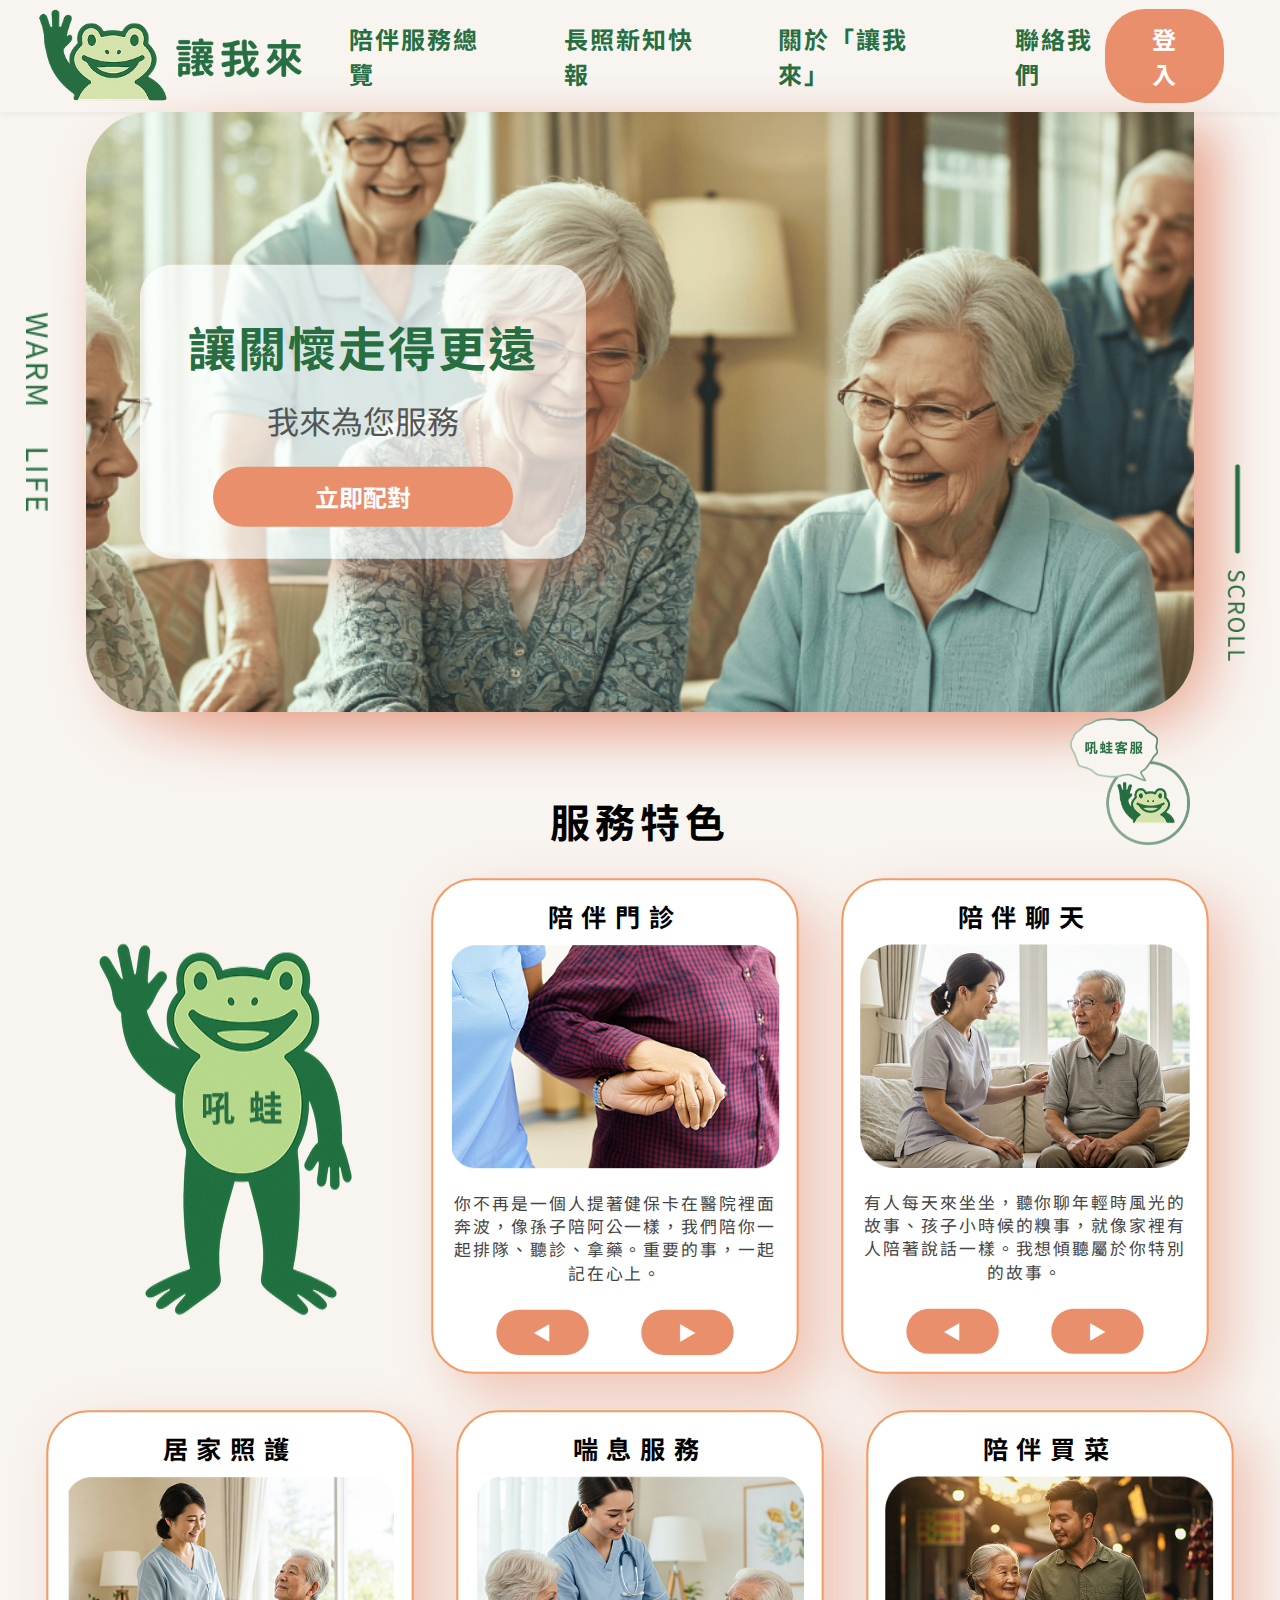
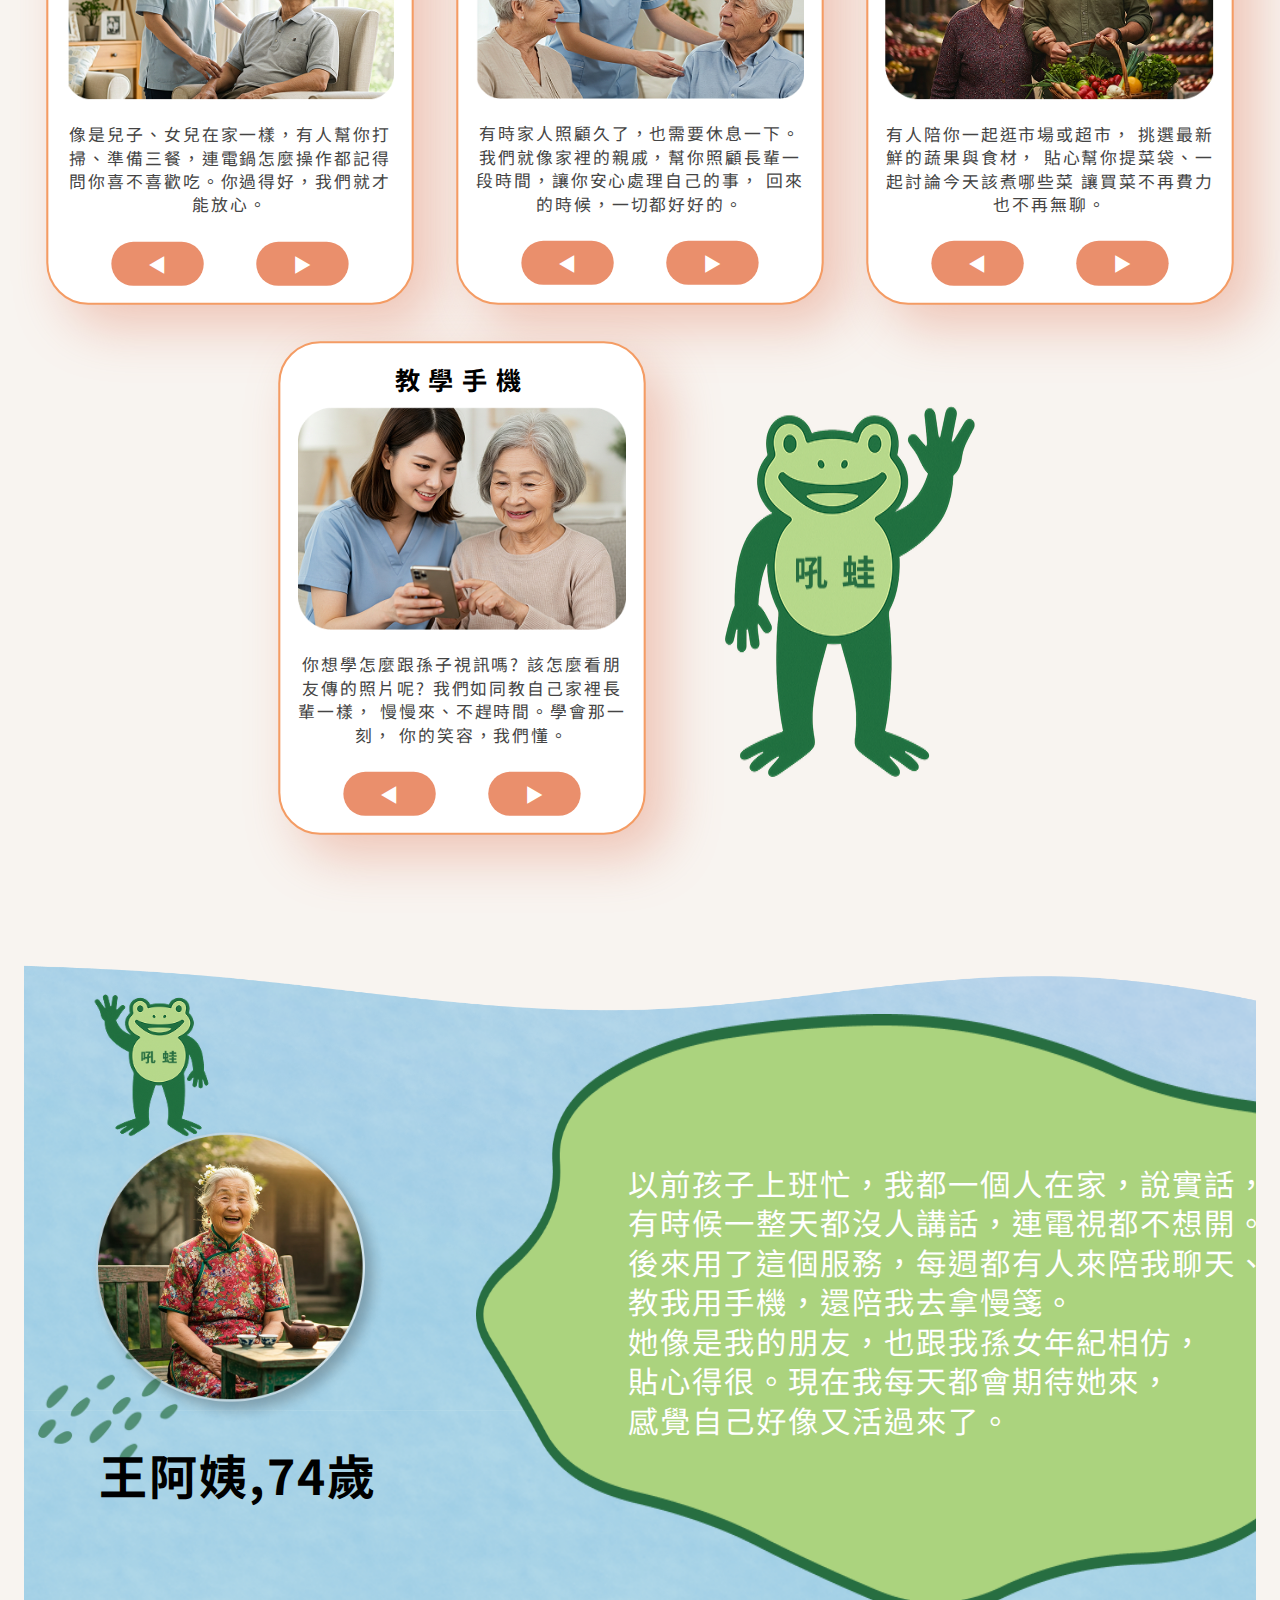
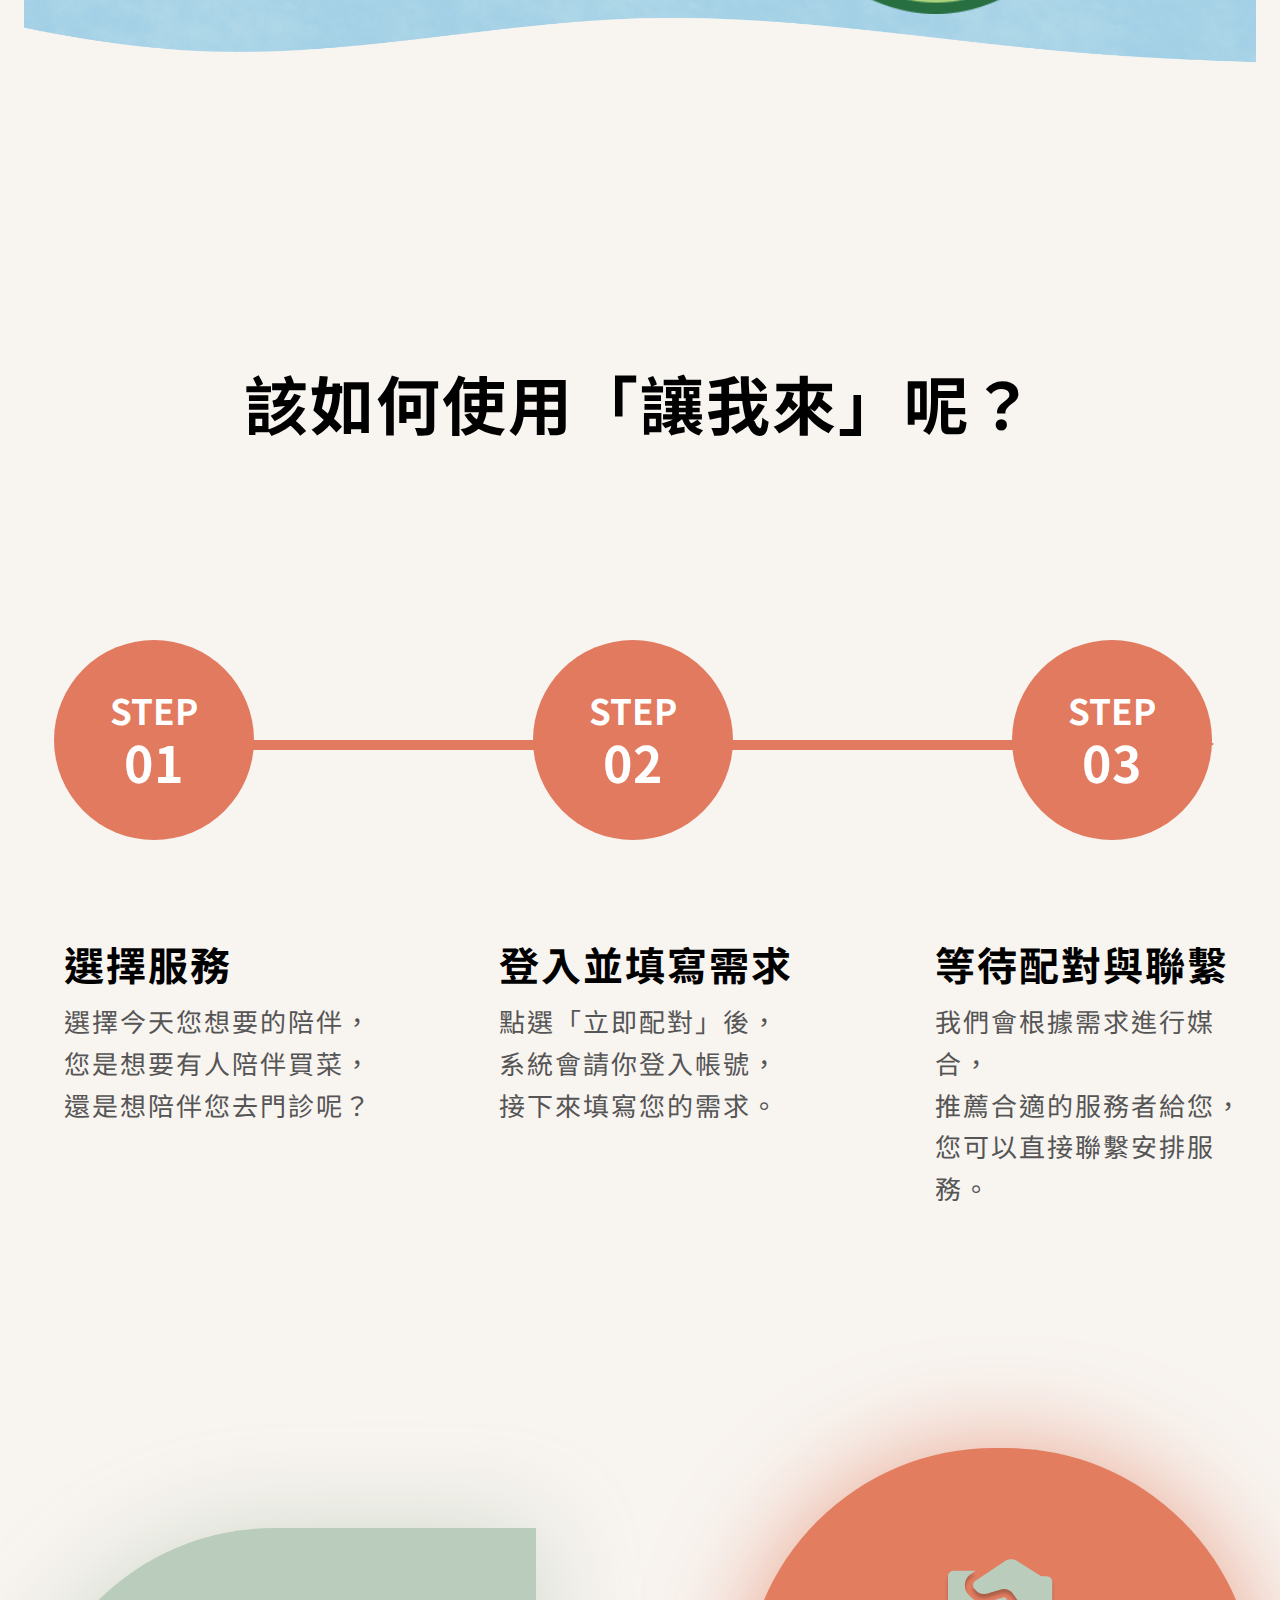
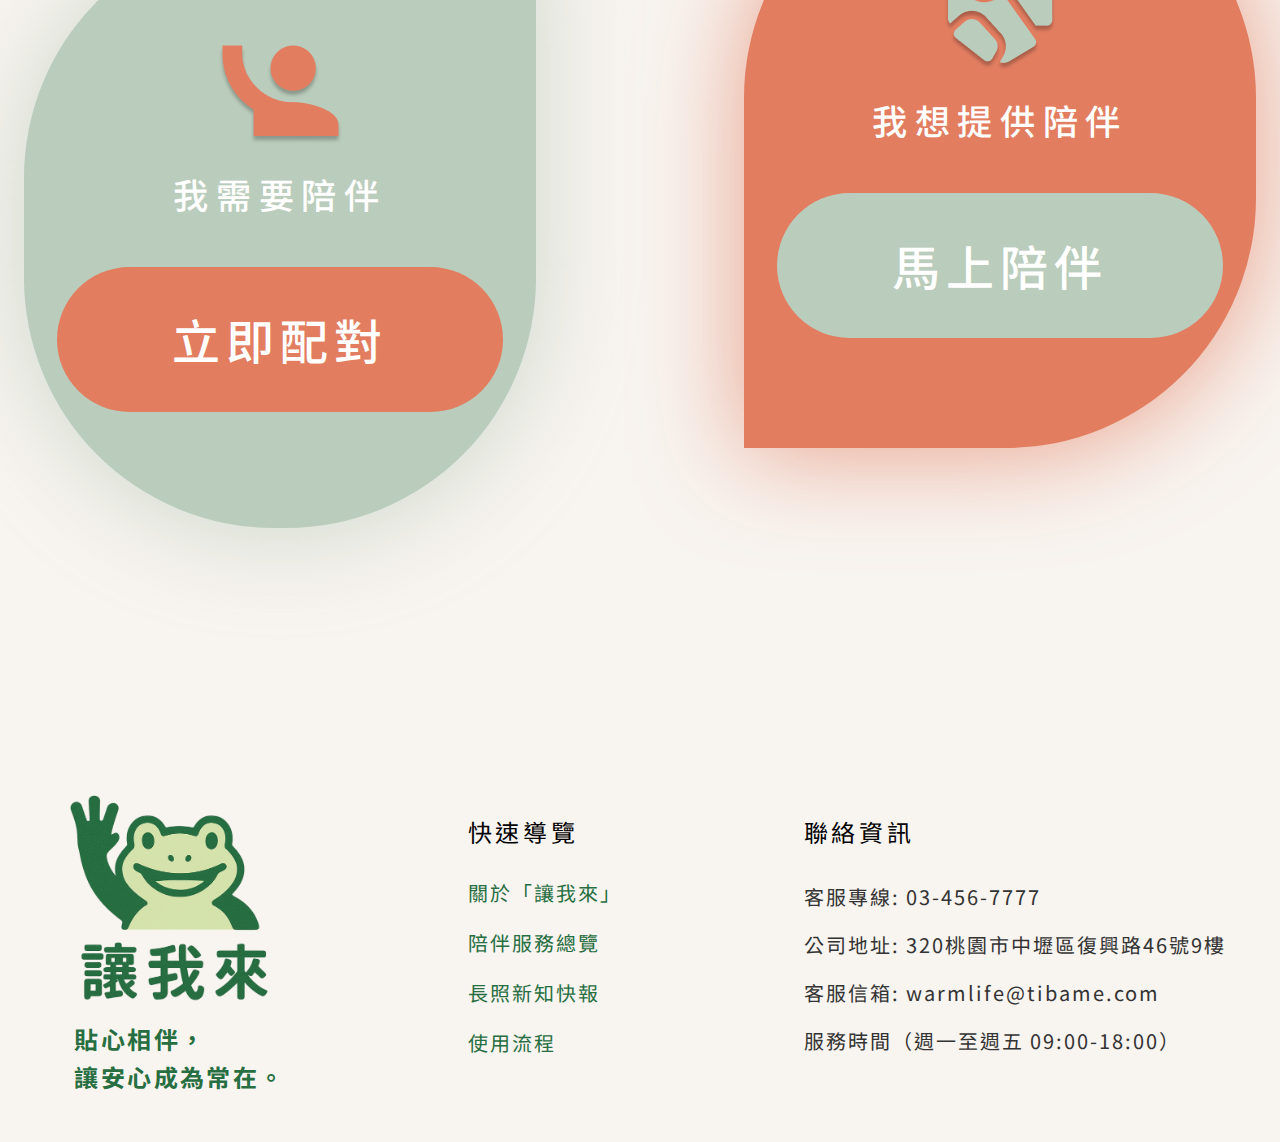
<file: index.html>
<!DOCTYPE html>
<html lang="zh-Hant">
<head>
    <meta charset="UTF-8">
    <meta name="viewport" content="width=device-width, initial-scale=1.0">
    <title>讓我來｜Warm-Life</title>
    <link rel="stylesheet" href="styleR.css">
    <link rel="stylesheet" href="styleRWD.css">
    <link href="https://fonts.googleapis.com/css2?family=Noto+Sans+TC&display=swap" rel="stylesheet">
    <link rel="icon" href="./pic/AI.png" type="image/png">

    <script src="script.js" defer></script>
</head>
<body>

    <!-- =====================================
        (1) 固定 Logo（左上角）
        ===================================== -->
<div class="ai-customer-service">
        <img src="./pic/AI1.png" alt="AI 客服" class="ai-icon" />
    </div>
<!-- 客服對話框燈箱 -->
<div id="chatModal" class="chat-modal hidden">
    <div class="chat-modal-content">
        <!-- 關閉按鈕 -->
        <button class="chat-close" onclick="closeChatModal()">✕</button>

        <!-- 對話框標題 -->
        <h2 class="chat-title">吼蛙 AI 客服</h2>

        <!-- 對話區域 -->
        <div class="chat-messages">
            <div class="message bot">您好！我是您的 AI 客服，請問有什麼我可以幫您的？</div>
            <div class="message user">我想問一下服務流程。</div>
            <div class="message bot">好的！請點擊「立即配對」開始，或告訴我具體問題。</div>
        </div>


        
        <!-- 輸入區域 -->
        <div class="chat-input">
            <input type="text" id="chatInput" placeholder="輸入您的訊息..." />
            <button onclick="sendChatMessage()">送出</button>
        </div>

        

    </div>
</div>

    <!-- =====================================
        (4) 頁首 Header & 導覽列
        ===================================== -->
    <header>
        <div class="container">
                <div class="logo-fixed">
            <img src="./pic/header-logo.png" alt="讓我來" />
                </div>
                   
            <nav>
                <ul class="main-menu">
                <li><a href="services.html">陪伴服務總覽</a></li>
                <li><a href="news-warmlife.html">長照新知快報</a></li>
                <li><a href="About-warmlife.html">關於「讓我來」</a></li>
                <li><a href="#ft">聯絡我們</a></li>
                </ul>
            </nav>
                <button class="btn-login">登入</button>        
        </div>
    </header>



    <!-- =====================================
        (5) 登入 / 註冊 彈窗 Modal
        ===================================== -->
    <main>
        <div id="loginModal" class="modal hidden">
        <div class="modal-content ">
            <!-- 關閉按鈕 -->
            <button class="modal-close" onclick="hideModal()">✕</button>

            <!-- Modal 標題 -->
            <h2>登入 / 註冊</h2><br />

            <!-- 帳號、密碼欄位 -->
            <input type="text" class="login-input" placeholder="帳號" />
            <input type="password" class="login-input" placeholder="密碼" />

            <!-- 登入按鈕，登入後跳到填寫表單頁面 -->
            <a href="Form-Section.html">
            <button class="btn-main">登入</button>
            </a>

            <!-- 沒有帳號提示 & 註冊按鈕 -->
            <p class="forget-text">還沒有帳號嗎？</p>
            <button class="btn-sub">立即註冊</button>
        </div>
        </div>



    <!-- =====================================
    (6) Hero Banner 英雄區（大圖 + 文字按鈕 + 左右裝飾圖）
===================================== -->
        <section class="hero-banner">
        <!-- 左右裝飾圖 -->
        <div class="hero-icons-row">
            <img src="./pic/WARMLIFE.png" alt="WARM LIFE" class="fixed-left-img" />
            <img src="./pic/SCROLL.png" alt="SCROLL" class="fixed-right-img" />
        </div>

        <!-- 英雄主視覺圖 -->
        <img src="./pic/Home page picture.png" alt="關懷長者" class="hero-image" />

        <!-- 英雄文字區塊 -->
        <div class="hero-text-box">
            <h1>讓關懷走得更遠</h1>
            <p>我來為您服務</p>
            <a href="Form-Section.html" class="btn-main">立即配對</a>
        </div>
        </section>


        <!-- =====================================
            (7) 服務特色 Feature 區塊
            ===================================== -->
        <section class="feature-section">
        <!-- 區塊標題 -->
         
        <h2 class="section-title">服務特色</h2>

        <!-- 三張卡片：左小卡、中央大卡、右小卡 -->
        <div class="feature-row">
            <img src="./pic/logobody.png" alt="RR" class="feature-rr" />
            <!-- 左側小卡（blur、opacity 較低） -->
            <div class="feature-card main">
            <h3 class="feature-title">陪伴門診</h3>
            <img
                src="./pic/Service Features3.png"
                alt="陪伴門診"
                class="feature-pic"
            />
            <p class="feature-desc">
                你不再是一個人提著健保卡在醫院裡面奔波，像孫子陪阿公一樣，我們陪你一起排隊、聽診、拿藥。重要的事，一起記在心上。
            </p>
            <div class="feature-card-controls">
                <button class="feature-prev">◀</button>
                <button class="feature-next">▶</button>
            </div>
            </div>

            <!-- 中間主卡（hover 時稍微放大） -->
            <div class="feature-card main">
            <h3 class="feature-title">陪伴聊天</h3>
            <img
                src="./pic/Service Features1.png"
                alt="陪伴聊天"
                class="feature-pic"
            />
            <p class="feature-desc">
                有人每天來坐坐，聽你聊年輕時風光的故事、孩子小時候的糗事，就像家裡有人陪著說話一樣。我想傾聽屬於你特別的故事。
            </p>
            <div class="feature-card-controls">
                <button class="feature-prev">◀</button>
                <button class="feature-next">▶</button>
            </div>
            </div>

            <!-- 右側小卡 -->
            <div class="feature-card main">
            <h3 class="feature-title">居家照護</h3>
            <img
                src="./pic/Service Features2.png"
                alt="居家照護"
                class="feature-pic"
            />
            <p class="feature-desc">
                像是兒子、女兒在家一樣，有人幫你打掃、準備三餐，連電鍋怎麼操作都記得問你喜不喜歡吃。你過得好，我們就才能放心。
            </p>
            <div class="feature-card-controls">
                <button class="feature-prev">◀</button>
                <button class="feature-next">▶</button>
            </div>
            </div>

            <div class="feature-card main">
            <h3 class="feature-title">喘息服務</h3>
            <img
                src="./pic/Service Features4.png"
                alt="喘息服務"
                class="feature-pic"
            />
            <p class="feature-desc">
                有時家人照顧久了，也需要休息一下。我們就像家裡的親戚，幫你照顧長輩一段時間，讓你安心處理自己的事，
                回來的時候，一切都好好的。
            </p>
            <div class="feature-card-controls">
                <button class="feature-prev">◀</button>
                <button class="feature-next">▶</button>
            </div>
            </div>

            <div class="feature-card main">
            <h3 class="feature-title">陪伴買菜</h3>
            <img
                src="./pic/Service Features5.png"
                alt="陪伴買菜"
                class="feature-pic"
            />
            <p class="feature-desc">
                有人陪你一起逛市場或超市，
                挑選最新鮮的蔬果與食材，
                貼心幫你提菜袋、一起討論今天該煮哪些菜
                讓買菜不再費力也不再無聊。

            </p>
            <div class="feature-card-controls">
                <button class="feature-prev">◀</button>
                <button class="feature-next">▶</button>
            </div>
            </div>

            <div class="feature-card main">
            <h3 class="feature-title">教學手機</h3>
            <img
                src="./pic/Service Features6.png"
                alt="教學手機"
                class="feature-pic"
            />
            <p class="feature-desc">
                你想學怎麼跟孫子視訊嗎?
                該怎麼看朋友傳的照片呢?
                我們如同教自己家裡長輩一樣，
                慢慢來、不趕時間。學會那一刻，
                你的笑容，我們懂。
            </p>
            <div class="feature-card-controls">
                <button class="feature-prev">◀</button>
                <button class="feature-next">▶</button>
            </div>
            </div>
<img src="./pic/logobody3.png" alt="RR" class="feature-rr" />
        </div>
        </section>



        <!-- =====================================
            (8) 使用者見證 Testimonial 區塊
            ===================================== -->
        <section class="testimonial-section">
        <div class="testimonial-foot-icon"></div>
        <!-- 內容本體：大頭照 + 氣泡文字 -->
        <div class="testimonial-container">
            <!-- 大頭照人物資訊 -->
            <div class="testimonial-user">
            <img
                src="./pic/main person1.png"
                alt="王阿姨"
                class="user-img"
            />
            <p class="user-name">王阿姨,74歲</p>
            </div>

            <!-- 對話泡泡：文字說明 -->
            <div class="testimonial-bubble">
            <img
                src="./pic/Blob.png"
                alt="泡泡背景"
                class="bubble-bg"
            />
            <p class="bubble-text">
                以前孩子上班忙，我都一個人在家，說實話，<br />
                有時候一整天都沒人講話，連電視都不想開。<br />
                後來用了這個服務，每週都有人來陪我聊天、<br />
                教我用手機，還陪我去拿慢箋。<br />
                她像是我的朋友，也跟我孫女年紀相仿，<br />
                貼心得很。現在我每天都會期待她來，<br />
                感覺自己好像又活過來了。
            </p>
            </div>
        </div>
        </section>



        <!-- =====================================
            (9) 三步驟 Process 區塊
            ===================================== -->
        <section class="process-section" id="htu">
        <!-- 區塊標題 -->
        <h2 class="process-title">該如何使用「讓我來」呢？</h2>


<!-- -----------------div三步驟----------------- -->
        <section class="step-flow">
        <div class="step">
            <div class="circle">STEP<br><span>01</span></div>
        </div>
        <div class="step">
            <div class="circle">STEP<br><span>02</span></div>
        </div>
        <div class="step">
            <div class="circle">STEP<br><span>03</span></div>
        </div>
        </section>



        <!-- 三個步驟說明（文字） -->
        <div class="process-text-wrapper-flex">
            <!-- 步驟 1 -->
            <div class="process-step">
            <h3 class="step-heading">選擇服務</h3>
            <p class="step-desc">
                選擇今天您想要的陪伴，<br />
                您是想要有人陪伴買菜，<br />
                還是想陪伴您去門診呢？
            </p>
            </div>

            <!-- 步驟 2 -->
            <div class="process-step">
            <h3 class="step-heading">登入並填寫需求</h3>
            <p class="step-desc">
                點選「立即配對」後，<br />
                系統會請你登入帳號，<br />
                接下來填寫您的需求。
            </p>
            </div>

            <!-- 步驟 3 -->
            <div class="process-step">
            <h3 class="step-heading">等待配對與聯繫</h3>
            <p class="step-desc">
                我們會根據需求進行媒合，<br />
                推薦合適的服務者給您，<br />
                您可以直接聯繫安排服務。
            </p>
            </div>
        </div>
        </section>



        <!-- =====================================
            (10) CTA (Call-to-Action) 區塊
            - 左：我需要陪伴
            - 右：我想提供陪伴
            ===================================== -->
        <section class="cta-section">
        <div class="cta-wrap">
            <!-- 左側：我需要陪伴 -->
            <div class="cta-card cta-left">
            <div class="cta-icon">
                <img
                src="./pic/Vector.png"
                alt="我需要陪伴 Icon"
                />
            </div>
            <h3 class="cta-title">我需要陪伴</h3>
            <a href="Form-Section.html">
            <button class="cta-button cta-button-left">
                立即配對
            </button></a>
            </div>

            <!-- 右側：我想提供陪伴 -->
            <div class="cta-card cta-right">
            <div class="cta-icon">
                <img
                src="./pic/Vector-1.png"
                alt="我想提供陪伴 Icon"
                />
            </div>
            <h3 class="cta-title">我想提供陪伴</h3>
            <button class="cta-button cta-button-right">
                馬上陪伴
            </button>
            </div>
        </div>
        </section>
    </main>



    <!-- =====================================
        (11) Footer 區塊
        ===================================== -->
    <footer id="ft">
        <div class="footer-container">
        <!-- Footer 左側：Logo + Slogan -->
        <div class="footer-left">
            <a href="index.html">
            <div class="footerlogo">
                <img src="./pic/logo.png" alt="讓我來 Logo" />
            </div>
            </a>
            <div class="footer-slogan">
            貼心相伴，<br />
            讓安心成為常在。
            </div>
        </div>

        <!-- Footer 中間：快速導覽 -->
        <div class="footer-middle">
            <h4>快速導覽</h4>
            <ul>
            <li><a href="About-warmlife.html">關於「讓我來」</a></li>
            <li><a href="services.html">陪伴服務總覽</a></li>
            <li><a href="news-warmlife.html">長照新知快報</a></li>
            <li><a href="#htu">使用流程</a></li>
            </ul>
        </div>

        <!-- Footer 右側：聯絡資訊 -->
        <div class="footer-right">
            <h4>聯絡資訊</h4>
            <p>
            客服專線: 03-456-7777<br />
            公司地址: 320桃園市中壢區復興路46號9樓<br />
            客服信箱: warmlife@tibame.com<br />
            服務時間（週一至週五 09:00-18:00）
            </p>
        </div>
        </div>
    </footer>
    </body>
    </html>
</file>
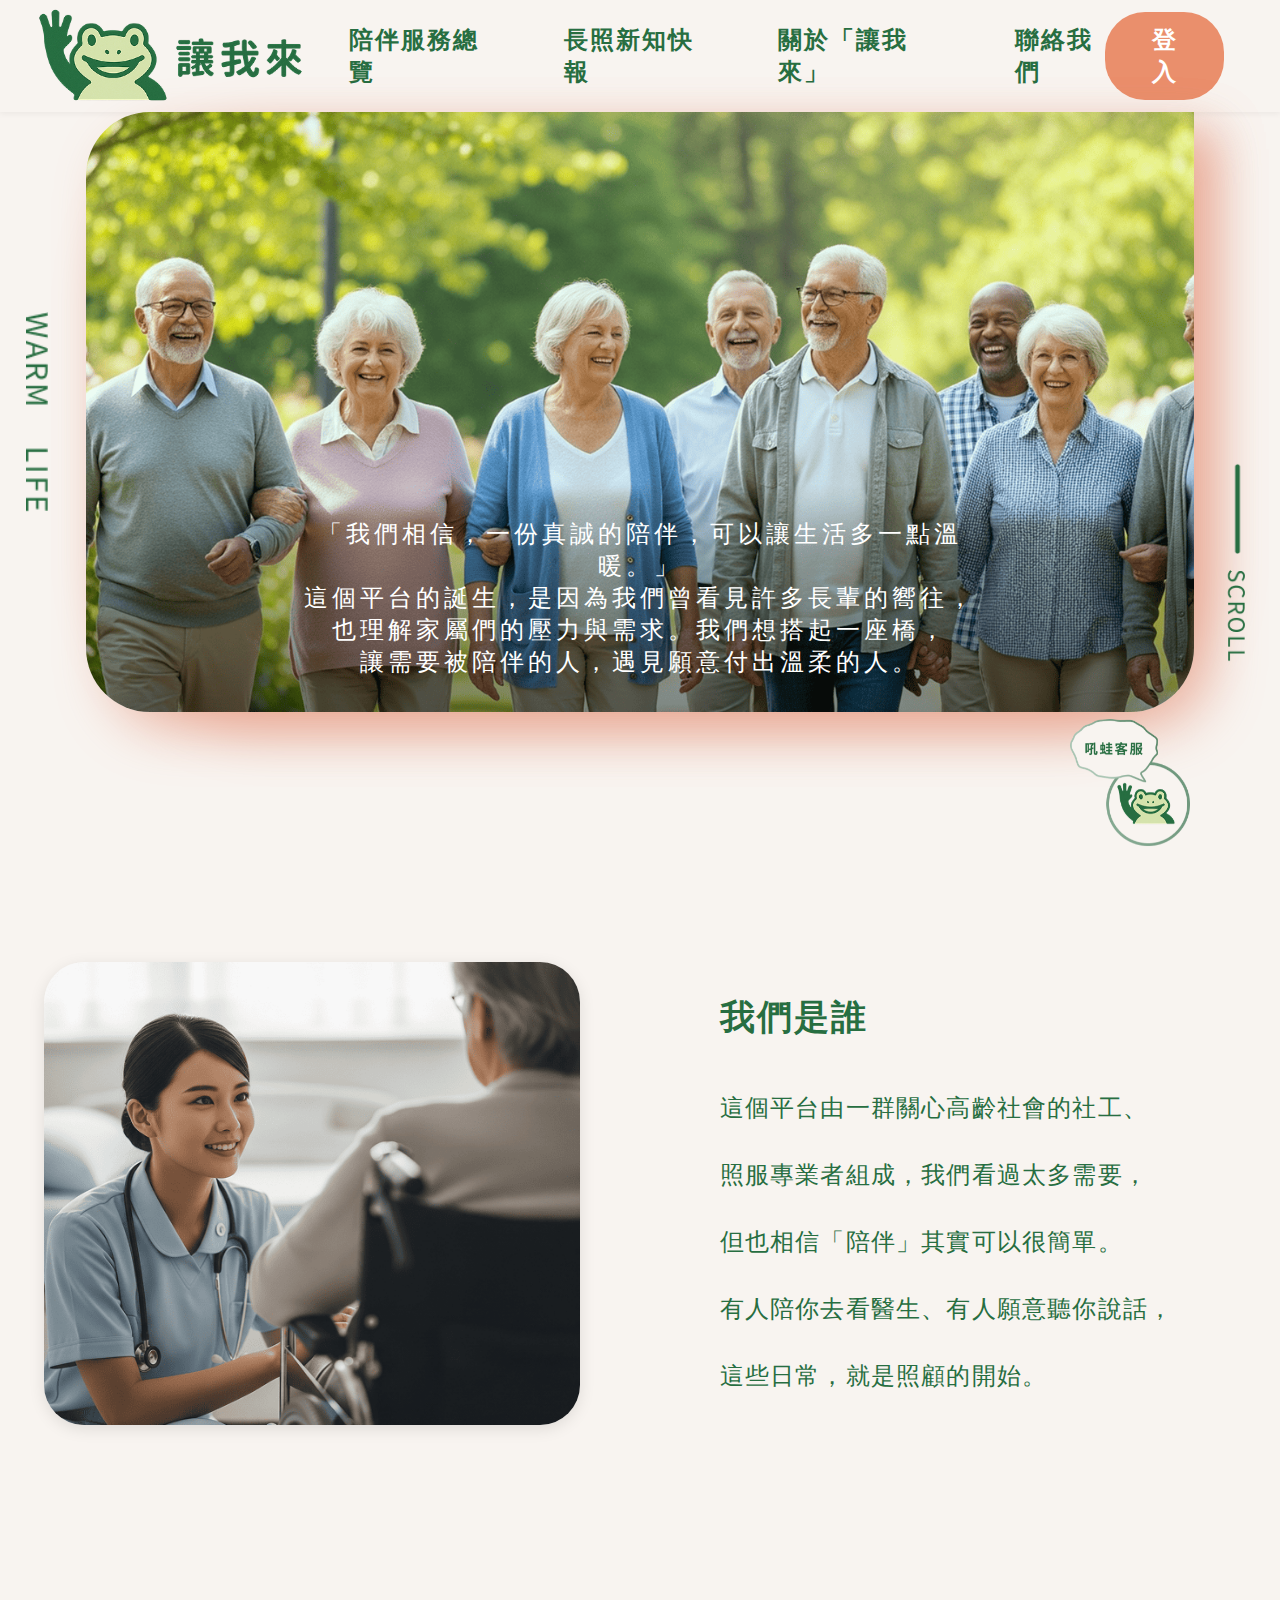
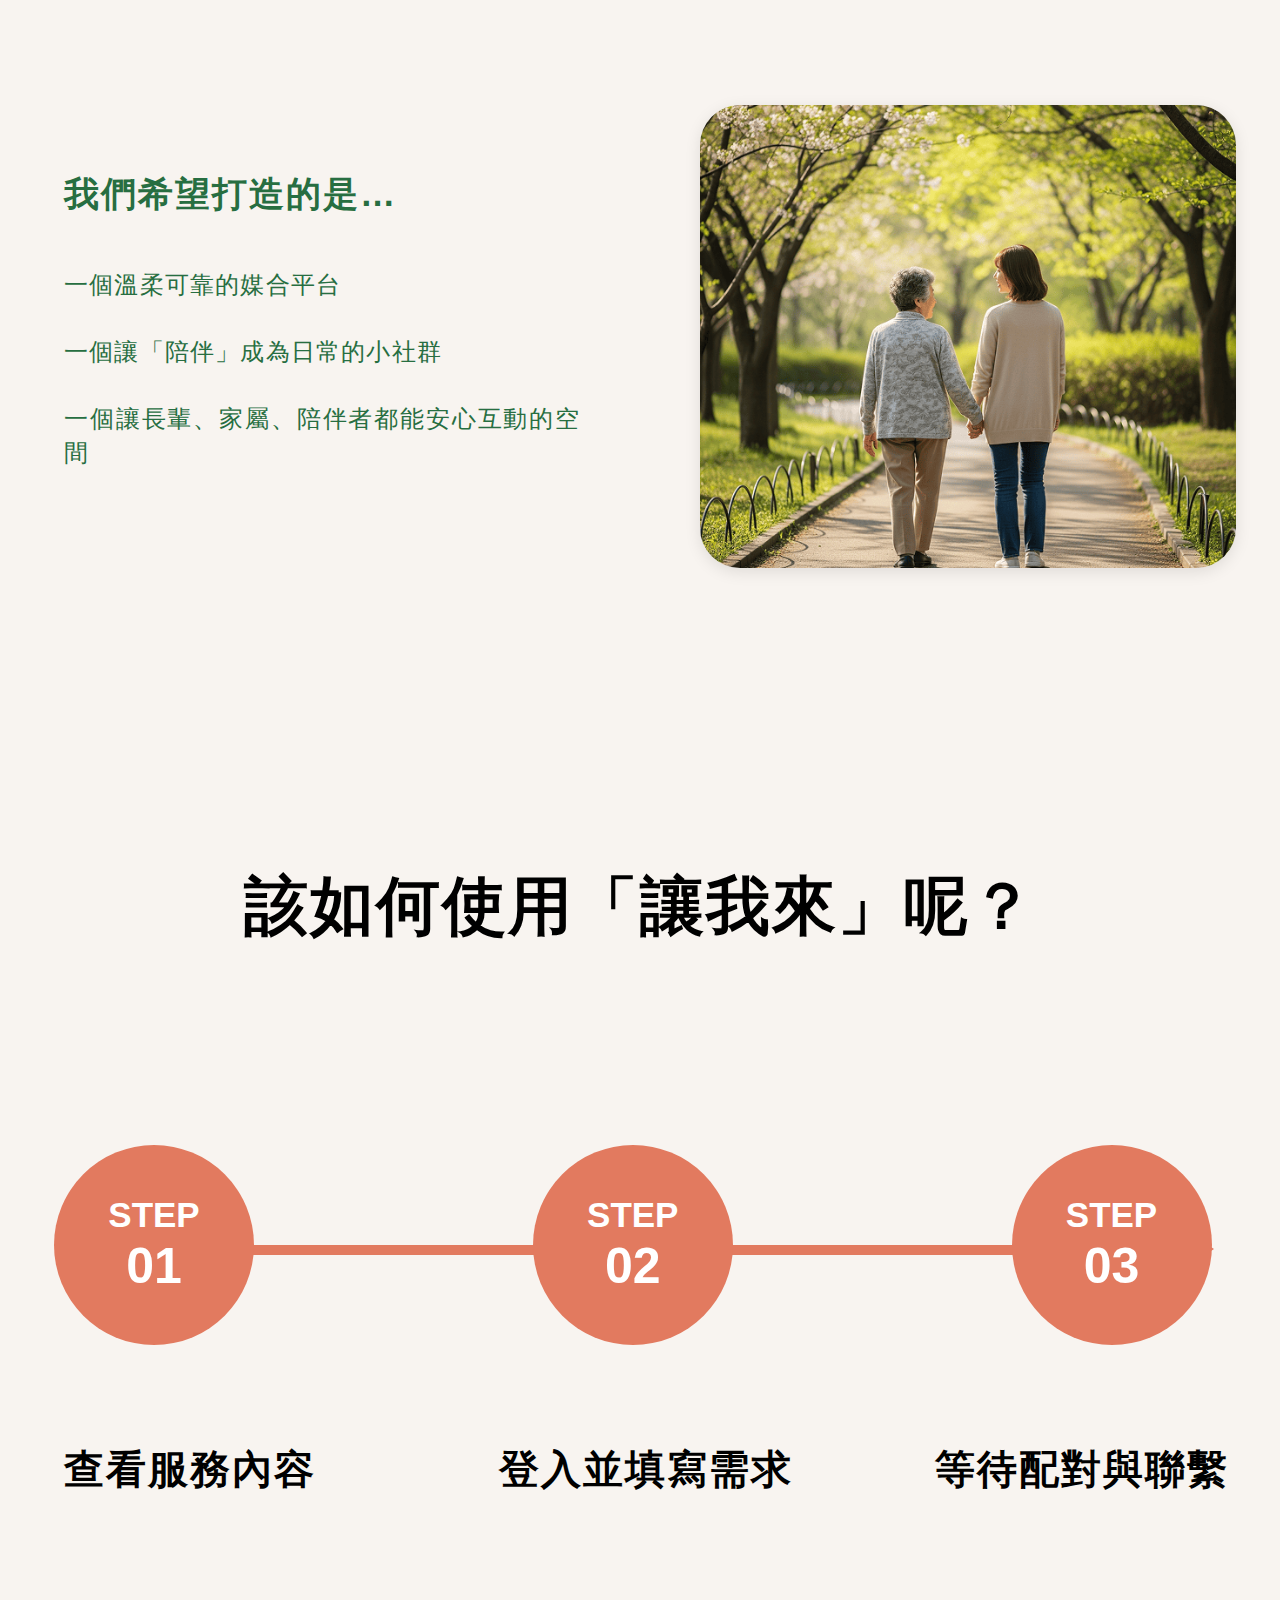
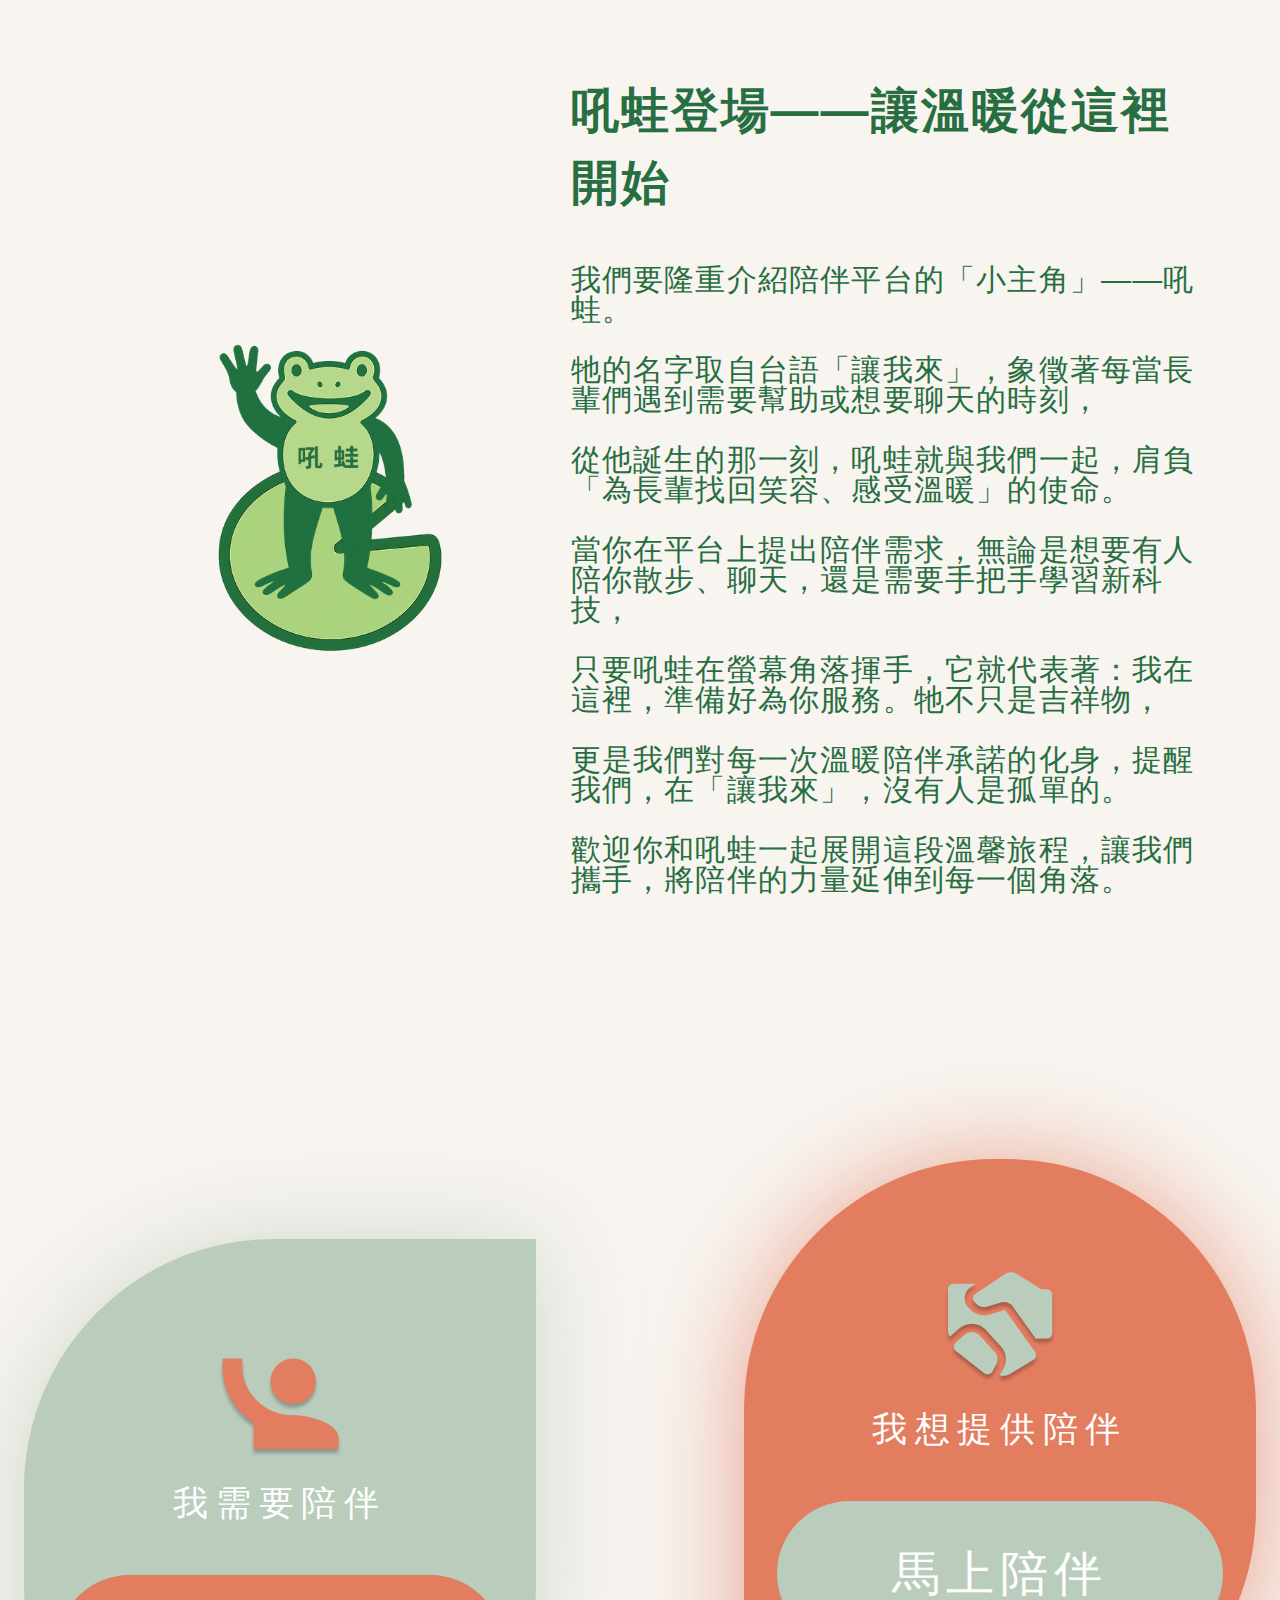
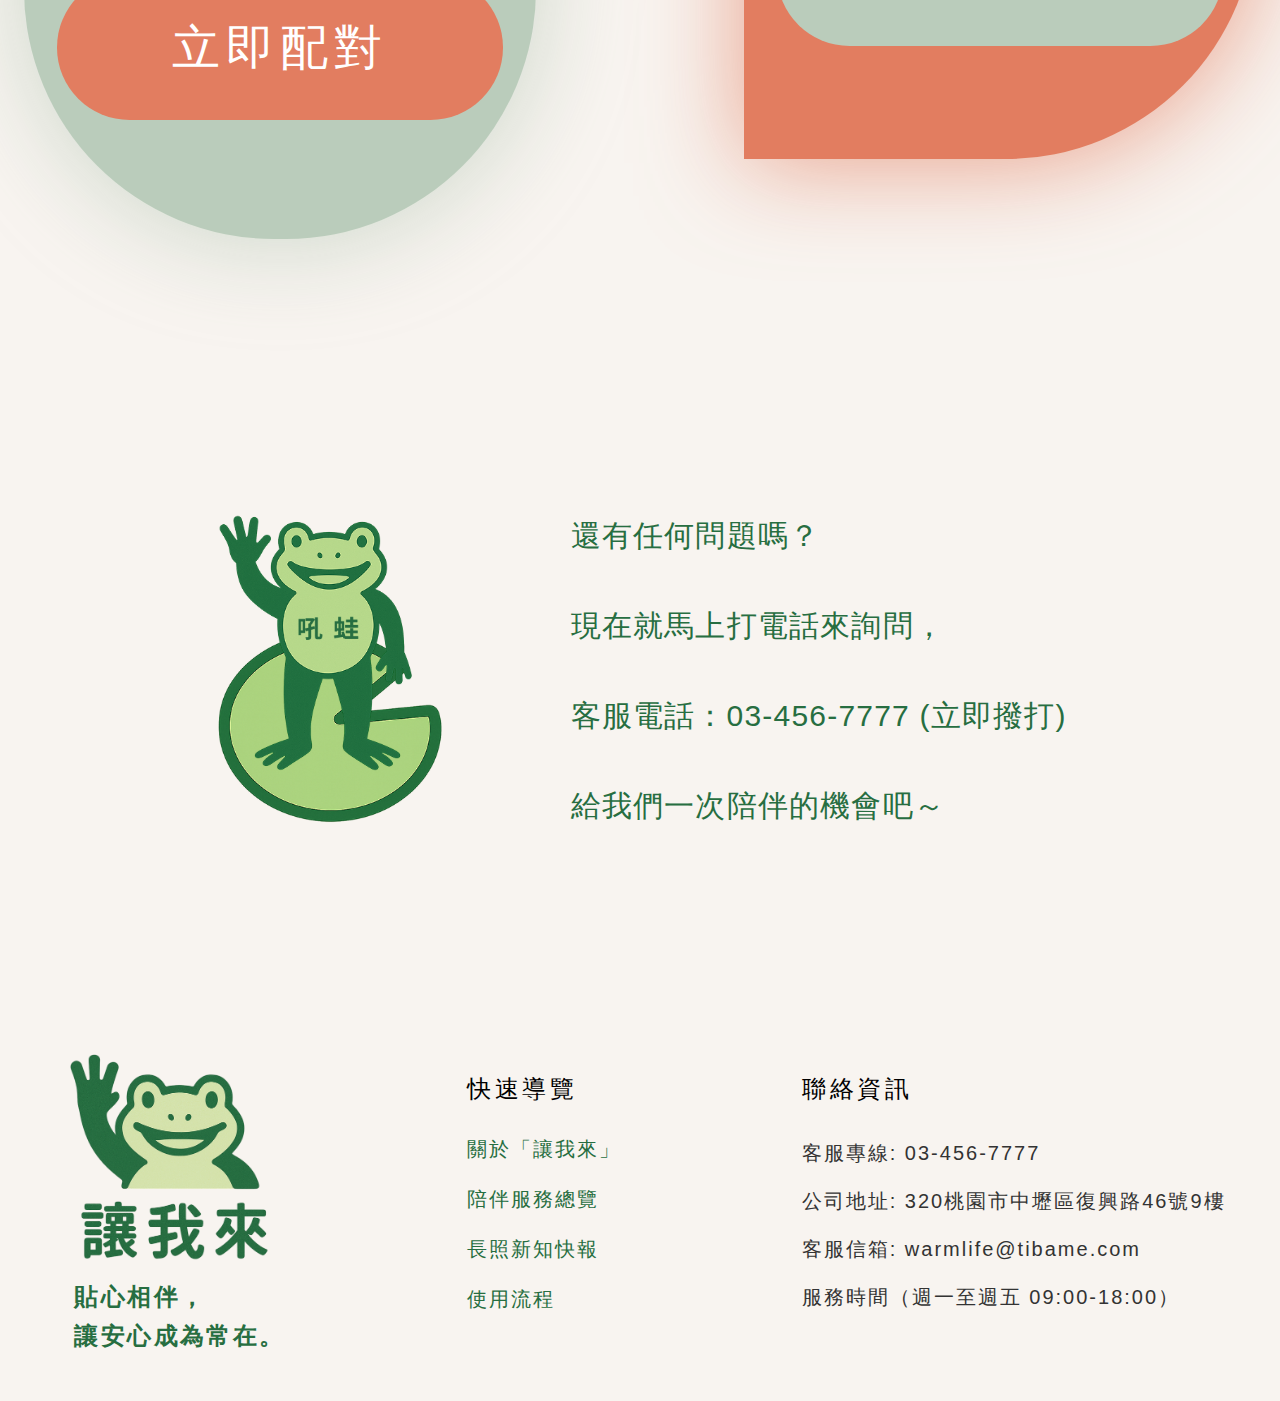
<file: About-warmlife.html>
<!DOCTYPE html>
<html lang="zh-Hant">
<head>
    <meta charset="UTF-8">
    <meta name="viewport" content="width=device-width, initial-scale=1.0">
    <title>關於「讓我來」</title>
    <link rel="stylesheet" href="styleR.css">
    <link rel="stylesheet" href="styleRWD.css">
    <meta name="format-detection" content="telephone=no">
    <script src="script.js" defer></script>
</head>
<body>

    <!-- =====================================
        (1) 固定 Logo（左上角，點擊返回首頁）
        ===================================== -->
<div class="ai-customer-service">
        <img src="./pic/AI1.png" alt="AI 客服" class="ai-icon" />
    </div>




    <!-- =====================================
        (4) 頁首 Header & 導覽列
        ===================================== -->
    <header>
        <div class="container">
                <div class="logo-fixed">
        <a href="index.html">
        <!-- 點擊 Logo 回到首頁 -->
        <img src="./pic/header-logo.png" alt="讓我來" />
        </a>
    </div>
        <nav>
            <ul class="main-menu">
            <li><a href="services.html">陪伴服務總覽</a></li>
            <li><a href="news-warmlife.html">長照新知快報</a></li>
            <li><a href="About-warmlife.html">關於「讓我來」</a></li>
            <li><a href="#ft">聯絡我們</a></li>
            </ul>
        </nav>
            <button class="btn-login">登入</button>        
        </div>
    </header>


    <!-- =====================================
        (5) 登入彈窗 Modal
        ===================================== -->
    <main>
        <div id="loginModal" class="modal hidden">
        <div class="modal-content">
            <!-- (5-1) 關閉按鈕 -->
            <button class="modal-close" onclick="hideModal()">✕</button>

            <!-- (5-2) 標題：登入 / 註冊 -->
            <h2>登入 / 註冊</h2><br />

            <!-- (5-3) 輸入欄位：帳號、密碼 -->
            <input type="text" class="login-input" placeholder="帳號" />
            <input type="password" class="login-input" placeholder="密碼" />


            <!-- (5-4) 按鈕：登入 -->
            <a href="Form-Section.html">
            <button class="btn-main">登入</button>
            </a>

            <!-- (5-5) 提示 & 註冊 -->
            <p class="forget-text">還沒有帳號嗎？</p>
            <button class="btn-sub">立即註冊</button>
        </div>
        </div>


        <!-- =====================================
            (6) Hero Banner（大圖 + 置中文字）
            ===================================== -->
        <section class="hero-banner">
                <img src="./pic/WARMLIFE.png" alt="WARM LIFE" class="fixed-left-img" />
                <img src="./pic/SCROLL.png" alt="SCROLL" class="fixed-right-img" />

        <!-- (6-1) 背景大圖 -->
        <img
            src="./pic/Aboutme-pic.png"
            alt="關於我們"
            class="hero-image"
        />

        <!-- (6-2) 白色置中區塊：文字介紹 -->
        <div class="hero-text-box-about">
            <p>
            「我們相信，一份真誠的陪伴，可以讓生活多一點溫暖。」<br>
            這個平台的誕生，是因為我們曾看見許多長輩的嚮往，<br>
            也理解家屬們的壓力與需求。我們想搭起一座橋，<br>
            讓需要被陪伴的人，遇見願意付出溫柔的人。
            </p>
        </div>
        </section>


        <!-- =====================================
            (7) 關於我們 About 區塊
            ===================================== -->
        <section class="about-section">

        <!-- --------------------------------
            (7-1) 第一列：左圖 + 右文字
            -------------------------------- -->
        <div class="about-row">
            <!-- (7-1-a) 左側圖片 -->
            <div class="about-image">
            <img
                src="./pic/Aboutme-pic1.png"
                alt="我們是誰 圖片"
            />
            </div>

            <!-- (7-1-b) 右側文字：標題 & 段落 -->
            <div class="about-text">
            <h3 class="about-title">我們是誰</h3>
            <p class="about-paragraph">
                這個平台由一群關心高齡社會的社工、<br />
                照服專業者組成，我們看過太多需要，<br />
                但也相信「陪伴」其實可以很簡單。<br />
                有人陪你去看醫生、有人願意聽你說話，<br />
                這些日常，就是照顧的開始。
            </p>
            </div>
        </div>


        <!-- --------------------------------
            (7-2) 第二列：左文字 + 右圖
            -------------------------------- -->
        <div class="about-row row-reverse">
            <!-- (7-2-a) 左側圖片 -->
            <div class="about-image">
            <img
                src="./pic/Aboutme-pic2.png"
                alt="我們希望打造的是 圖片"
            />
            </div>

            <!-- (7-2-b) 右側文字：標題 & 段落 -->
            <div class="about-text">
            <h3 class="about-title">我們希望打造的是…</h3>
            <p class="about-paragraph">
                一個溫柔可靠的媒合平台<br />
                一個讓「陪伴」成為日常的小社群<br />
                一個讓長輩、家屬、陪伴者都能安心互動的空間<br />
            </p>
            </div>
        </div>

        </section>


        <!-- =====================================
            (8) 三步驟 Process 區塊
            ===================================== -->
        <section class="process-section">
        <!-- (8-1) 區塊標題 -->
        <h2 class="process-title">該如何使用「讓我來」呢？</h2>

        <!-- (8-2) 流程示意圖 -->
                    <section class="step-flow">
        <div class="step">
            <div class="circle">STEP<br><span>01</span></div>
        </div>
        <div class="step">
            <div class="circle">STEP<br><span>02</span></div>
        </div>
        <div class="step">
            <div class="circle">STEP<br><span>03</span></div>
        </div>
        </section>

        <!-- (8-3) 流程文字說明（3 個步驟） -->
        <div class="process-text-wrapper-flex">
            <div class="process-step">
            <h3 class="step-heading">查看服務內容</h3>
            </div>
            <div class="process-step">
            <h3 class="step-heading">登入並填寫需求</h3>
            </div>
            <div class="process-step">
            <h3 class="step-heading">等待配對與聯繫</h3>
            </div>
        </div>
        </section>


        <!-- =====================================
            (9) 吼蛙專區 Frog Section
            ===================================== -->
        <section class="frog-section">
        <div class="frog-row">
            <!-- (9-1) 左側：吼蛙圖片 -->
            <div class="frog-image-wrapper">
            <img
                class="frog-image-main"
                src="./pic/come.png"
                alt="吼蛙登場"
            />
            </div>

            <!-- (9-2) 右側：吼蛙文案 -->
            <div class="frog-text-wrapper">
            <h2 class="frog-title">吼蛙登場――讓溫暖從這裡開始</h2>
            <p class="frog-paragraph">
                我們要隆重介紹陪伴平台的「小主角」――吼蛙。<br />
                牠的名字取自台語「讓我來」，象徵著每當長輩們遇到需要幫助或想要聊天的時刻，<br />
                從他誕生的那一刻，吼蛙就與我們一起，肩負「為長輩找回笑容、感受溫暖」的使命。<br />
                當你在平台上提出陪伴需求，無論是想要有人陪你散步、聊天，還是需要手把手學習新科技，<br />
                只要吼蛙在螢幕角落揮手，它就代表著：我在這裡，準備好為你服務。牠不只是吉祥物，<br />
                更是我們對每一次溫暖陪伴承諾的化身，提醒我們，在「讓我來」，沒有人是孤單的。<br />
                歡迎你和吼蛙一起展開這段溫馨旅程，讓我們攜手，將陪伴的力量延伸到每一個角落。
            </p>
            </div>
        </div>
        </section>


        <!-- =====================================
            (10) CTA 區塊：左右兩張卡片
            ===================================== -->
        <section class="cta-section">
        <div class="cta-wrap">
            <!-- (10-1) 左側卡片：我需要陪伴 -->
            <div class="cta-card cta-left">
            <div class="cta-icon">
                <img src="./pic/Vector.png" alt="我需要陪伴 Icon" />
            </div>
            <h3 class="cta-title">我需要陪伴</h3>
            <a href="Form-Section.html">
            <button class="cta-button cta-button-left">立即配對</button>
            </div></a>

            <!-- (10-2) 右側卡片：我想提供陪伴 -->
            <div class="cta-card cta-right">
            <div class="cta-icon">
                <img src="./pic/Vector-1.png" alt="我想提供陪伴 Icon" />
            </div>
            <h3 class="cta-title">我想提供陪伴</h3>
            <button class="cta-button cta-button-right">馬上陪伴</button>
            </div>
        </div>
        </section>


        <!-- =====================================
            (11) 聯絡專區 Frog Section（再次使用 frog-section）
            ===================================== -->
        <section class="frog-section">
        <div class="frog-row">
            <!-- (11-1) 左側：吼蛙圖片 -->
            <div class="frog-image-wrapper">
            <img
                class="frog-image-main"
                src="./pic/come.png"
                alt="吼蛙登場"
            />
            </div>

            <!-- (11-2) 右側：聯絡文案 -->
            <div class="frog-text-wrapper">
            <p class="frog-paragraph">
                還有任何問題嗎？<br /><br />
                現在就馬上打電話來詢問，<br /><br />
                客服電話：03-456-7777 <a href="#" class="no-link-style">(立即撥打)</a><br /><br />
                給我們一次陪伴的機會吧～
            </p>
            </div>
        </div>
        </section>

    </main>


    <!-- =====================================
        (12) Footer 區塊
        ===================================== -->
    <footer id="ft">
        <div class="footer-container">
        <!-- (12-1) Footer 左側：Logo + Slogan -->
        <div class="footer-left">
            <a href="index.html">
            <div class="footerlogo">
                <img src="./pic/logo.png" alt="讓我來 Logo" />
            </div>
            </a>
            <div class="footer-slogan">
            貼心相伴，<br />
            讓安心成為常在。
            </div>
        </div>

        <!-- (12-2) Footer 中間：快速導覽 -->
        <div class="footer-middle">
            <h4>快速導覽</h4>
            <ul>
            <li><a href="About-warmlife.html">關於「讓我來」</a></li>
            <li><a href="services.html">陪伴服務總覽</a></li>
            <li><a href="news-warmlife.html">長照新知快報</a></li>
            <li><a href="index.html#htu">使用流程</a></li>
            </ul>
        </div>

        <!-- (12-3) Footer 右側：聯絡資訊 -->
        <div class="footer-right">
            <h4>聯絡資訊</h4>
            <p>
            客服專線: 03-456-7777<br />
            公司地址: 320桃園市中壢區復興路46號9樓<br />
            客服信箱: warmlife@tibame.com<br />
            服務時間（週一至週五 09:00-18:00）
            </p>
        </div>
        </div>
    </footer>

    </body>
    </html>
</file>
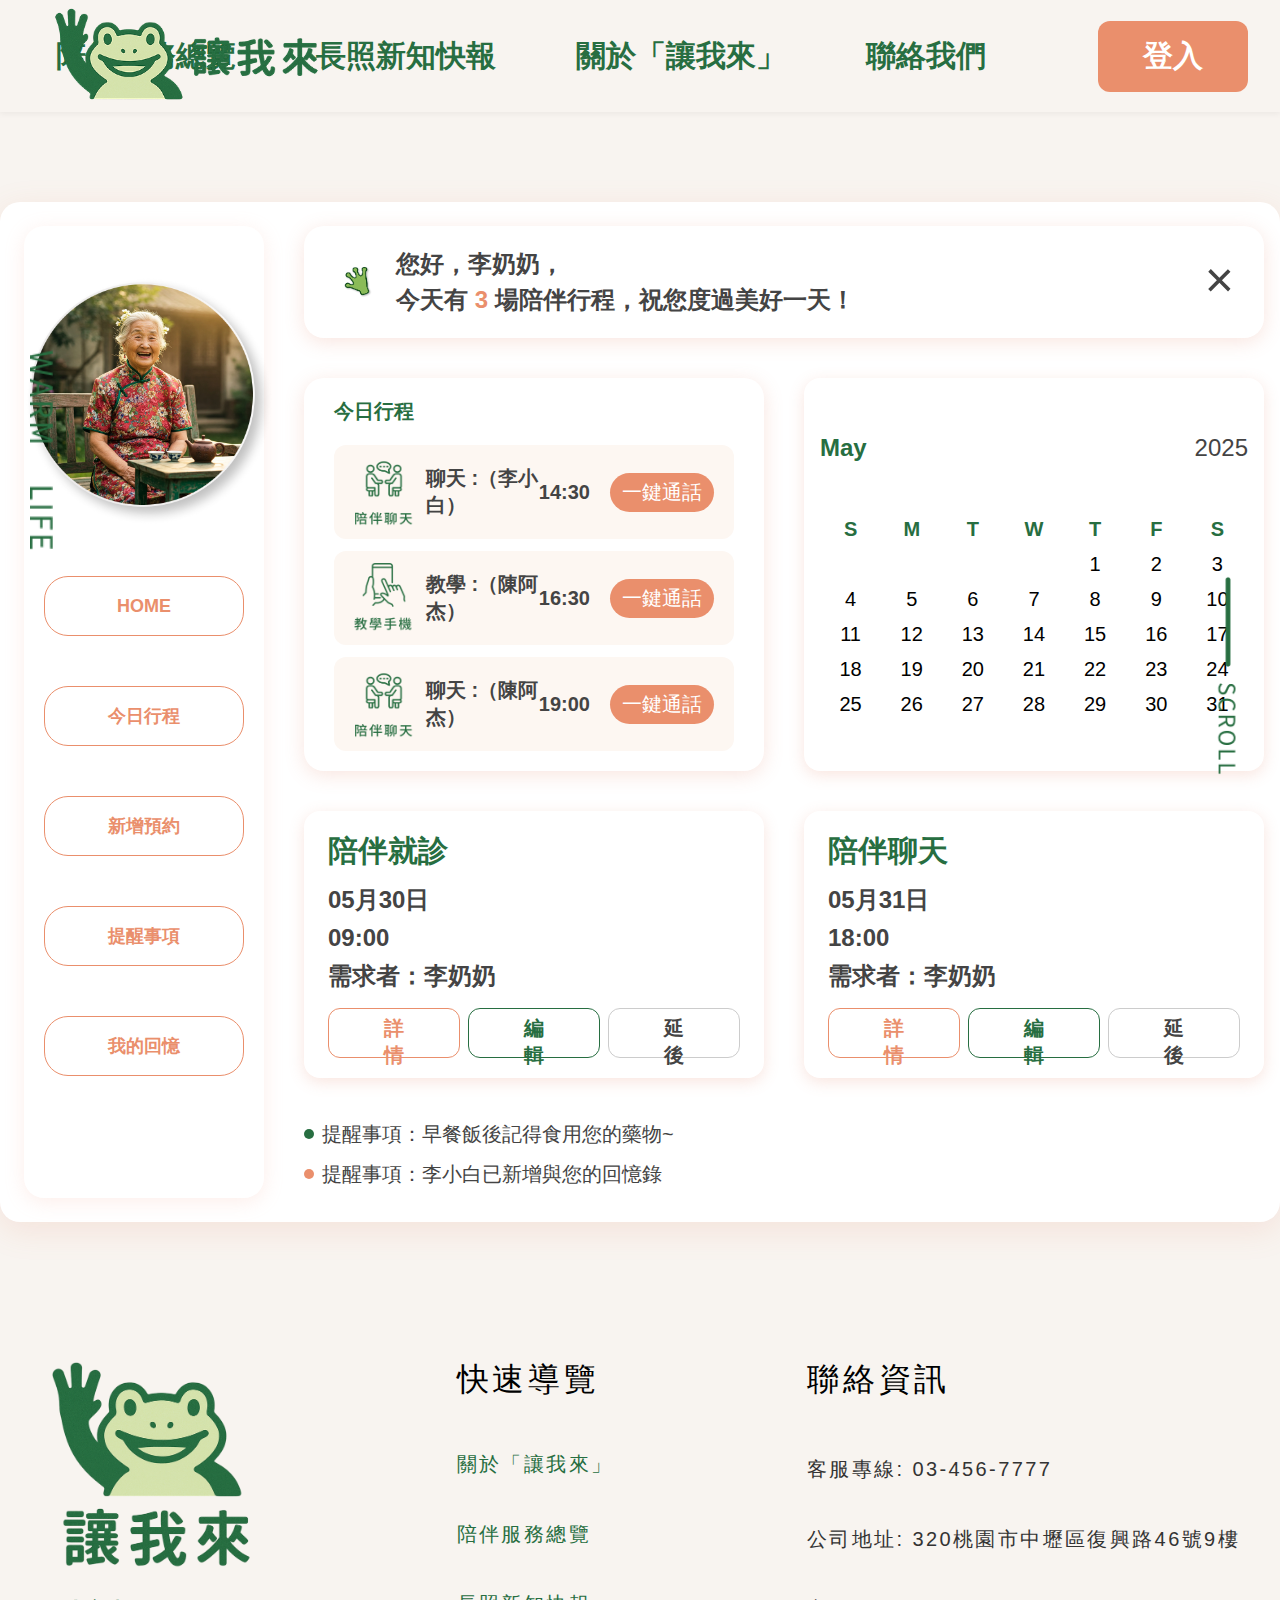
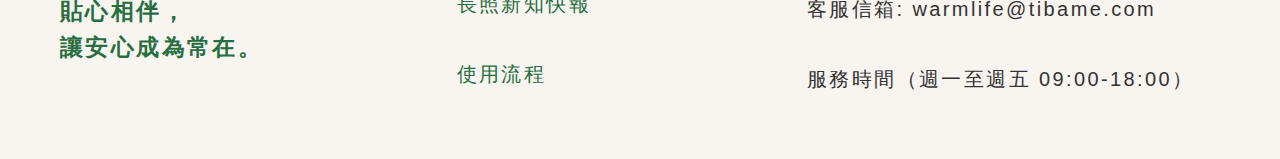
<file: Dashboard.html>
<!DOCTYPE html>
<html lang="zh-Hant">
<head>
    <meta charset="UTF-8">
    <meta name="viewport" content="width=device-width, initial-scale=1.0">
    <title>讓我來｜我的陪伴行程</title>
    <link rel="stylesheet" href="style.css">
    <script src="script.js" defer></script>
</head>
<body>

    <!-- =====================================
        (1) 固定 Logo（左上角，點擊返回首頁）
        ===================================== -->
    <div class="logo-fixed">
      <a href="index.html">
        <!-- 點擊 Logo 回到首頁 -->
        <img src="./pic/header-logo .png" alt="讓我來" />
      </a>
    </div>


    <!-- =====================================
        (2) 左側固定導引圖示（WARM LIFE）
        ===================================== -->
    <img
      src="./pic/WARMLIFE.png"
      alt="WARM LIFE"
      class="fixed-left-img"
    />


    <!-- =====================================
        (3) 右側固定導引圖示（SCROLL）
        ===================================== -->
    <img
      src="./pic/SCROLL.png"
      alt="SCROLL"
      class="fixed-right-img"
    />


    <!-- =====================================
        (4) 頁首 Header & 導覽列
        ===================================== -->
    <header>
      <div class="container">
        <nav>
          <ul class="main-menu">
            <li><a href="services.html">陪伴服務總覽</a></li>
            <li><a href="news-warmlife.html">長照新知快報</a></li>
            <li><a href="About-warmlife.html">關於「讓我來」</a></li>
            <li><a href="#ft">聯絡我們</a></li>
          </ul>
        </nav>
        <a href="#" class="btn-login">登入</a>
      </div>
    </header>


    <!-- =====================================
        (5) 登入彈窗 Modal
        ===================================== -->
    <main>
      <div id="loginModal" class="modal hidden">
        <div class="modal-content">
          <!-- (5-1) 關閉按鈕 -->
          <button class="modal-close" onclick="hideModal()">✕</button>

          <!-- (5-2) 標題：登入 / 註冊 -->
          <h2>登入 / 註冊</h2><br />

          <!-- (5-3) 輸入欄位：帳號、密碼 -->
          <input type="text" placeholder="帳號" />
          <input type="password" placeholder="密碼" />

          <!-- (5-4) 按鈕：登入 -->
            <a href="Form-Section.html">
            <button class="btn-main">登入</button>
            </a>

          <!-- (5-5) 註冊提示 -->
          <p class="forget-text">還沒有帳號嗎？</p>
          <button class="btn-sub">立即註冊</button>
        </div>
      </div>


      <!-- =====================================
          (6) Dashboard 主白卡與 Grid
          ===================================== -->
      <div class="dashboard-card">

        <!-- --------------------------------
            (6-1) Grid 排版容器
            -------------------------------- -->
        <div class="dashboard-grid">

          <!-- --------------------------------
              (A) 左側：Sidebar （大頭照 + 功能列）
              -------------------------------- -->
          <aside class="sidebar">
            <!-- (A-1) 大頭照 -->
            <div class="avatar-wrapper">
              <img
                src="./pic/main person1.png"
                alt="使用者大頭照"
                class="avatar-img"
              />
            </div>

            <!-- (A-2) 功能列按鈕 -->
            <nav class="sidebar-nav">
              <button class="nav-btn">HOME</button>
              <button class="nav-btn">今日行程</button>
              <button class="nav-btn">新增預約</button>
              <button class="nav-btn">提醒事項</button>
              <button class="nav-btn">我的回憶</button>
            </nav>
          </aside>


          <!-- --------------------------------
              (B) 上方區塊：歡迎問候
              -------------------------------- -->
          <header class="greeting">
            <!-- (B-1) 青蛙小手圖示 -->
            <img
              src="./pic/logohand.png"
              alt="青蛙小手圖示"
              class="greeting-icon"
            />

            <!-- (B-2) 歡迎文字 -->
            <p class="greeting-text">
              您好，李奶奶，<br />
              今天有 <span class="highlight">3</span> 場陪伴行程，祝您度過美好一天！
            </p>

            <!-- (B-3) 關閉按鈕 -->
            <button class="header-close" aria-label="關閉介面">×</button>
          </header>


          <!-- --------------------------------
              (C) 主要區塊1：今日行程清單
              -------------------------------- -->
          <section class="today-schedule">
            <!-- (C-1) 區塊標題 -->
            <h2 class="section-title-e">今日行程</h2>

            <!-- (C-2) 行程列表 -->
            <ul class="schedule-list">
              <!-- (C-2-1) 行程項目1 -->
              <li class="schedule-item">
                <img
                  src="./pic/Serve2.png"
                  alt="聊天圖示"
                  class="schedule-icon"
                />
                <div class="schedule-info">
                  <span class="schedule-type">聊天 :（李小白）</span>
                  <span class="schedule-time">14:30</span>
                </div>
                <button class="call-btn">一鍵通話</button>
              </li>

              <!-- (C-2-2) 行程項目2 -->
              <li class="schedule-item">
                <img
                  src="./pic/Serve4.png"
                  alt="教學圖示"
                  class="schedule-icon"
                />
                <div class="schedule-info">
                  <span class="schedule-type">教學 :（陳阿杰）</span>
                  <span class="schedule-time">16:30</span>
                </div>
                <button class="call-btn">一鍵通話</button>
              </li>

              <!-- (C-2-3) 行程項目3 -->
              <li class="schedule-item">
                <img
                  src="./pic/Serve2.png"
                  alt="聊天圖示"
                  class="schedule-icon"
                />
                <div class="schedule-info">
                  <span class="schedule-type">聊天 :（陳阿杰）</span>
                  <span class="schedule-time">19:00</span>
                </div>
                <button class="call-btn">一鍵通話</button>
              </li>
            </ul>
          </section>


          <!-- --------------------------------
              (D) 主要區塊2：月曆
              -------------------------------- -->
          <aside class="calendar-box">
            <!-- (D-1) 月曆標頭：月份 + 年份 -->
            <div class="calendar-header">
              <span class="calendar-month">May</span>
              <span class="calendar-year">2025</span>
            </div>

            <!-- (D-2) 月曆表格 -->
            <table class="calendar-table">
              <thead>
                <tr>
                  <th>S</th><th>M</th><th>T</th><th>W</th><th>T</th><th>F</th><th>S</th>
                </tr>
              </thead>
              <tbody>
                <tr>
                  <td class="disabled"></td><td></td><td></td><td></td><td>1</td><td>2</td><td>3</td>
                </tr>
                <tr>
                  <td>4</td><td>5</td><td>6</td><td>7</td><td>8</td><td>9</td><td>10</td>
                </tr>
                <tr>
                  <td>11</td><td>12</td><td>13</td><td>14</td><td>15</td><td>16</td><td>17</td>
                </tr>
                <tr>
                  <td>18</td><td>19</td><td>20</td><td>21</td><td>22</td><td>23</td><td>24</td>
                </tr>
                <tr>
                  <td>25</td><td>26</td><td>27</td><td>28</td><td>29</td><td>30</td><td>31</td>
                </tr>
              </tbody>
            </table>
          </aside>


          <!-- --------------------------------
              (E) 次要區塊1：陪伴就診 小卡片
              -------------------------------- -->
          <section class="card-visit-e">
            <!-- (E-1) 小卡片標題 -->
            <h3 class="card-title-e">陪伴就診</h3>

            <!-- (E-2) 小卡片內容 -->
            <div class="card-content-e">
              <span class="card-date-e">05月30日</span>
              <span class="card-time-e">09:00</span>
              <p class="card-client-e">需求者：李奶奶</p>
              <div class="card-actions-e">
                <button class="card-btn-e detail-btn-e">詳情</button>
                <button class="card-btn-e edit-btn-e">編輯</button>
                <button class="card-btn-e postpone-btn-e">延後</button>
              </div>
            </div>
          </section>


          <!-- --------------------------------
              (F) 次要區塊2：陪伴聊天 小卡片
              -------------------------------- -->
          <section class="card-chat-f">
            <!-- (F-1) 小卡片標題 -->
            <h3 class="card-title-e">陪伴聊天</h3>

            <!-- (F-2) 小卡片內容 -->
            <div class="card-content-e">
              <span class="card-date-e">05月31日</span>
              <span class="card-time-e">18:00</span>
              <p class="card-client-e">需求者：李奶奶</p>
              <div class="card-actions-e">
                <button class="card-btn-e detail-btn-e">詳情</button>
                <button class="card-btn-e edit-btn-e">編輯</button>
                <button class="card-btn-e postpone-btn-e">延後</button>
              </div>
            </div>
          </section>


          <!-- --------------------------------
              (G) 次要區塊3：小行程列表
              -------------------------------- -->
          <aside class="mini-schedule">
            <!-- (G-1) 列表 -->
            <ul class="mini-list">
              <li>
                <span class="mini-dot green"></span>
                提醒事項：早餐飯後記得食用您的藥物~
              </li>
              <li>
                <span class="mini-dot orange"></span>
                提醒事項：李小白已新增與您的回憶錄
              </li>
            </ul>
          </aside>

        </div>
        <!-- /div.dashboard-grid -->

      </div>
      <!-- /div.dashboard-card -->

    </main>


    <!-- =====================================
        (8) Footer 區塊
        ===================================== -->
    <footer id="ft">
      <div class="footer-container">
        <!-- (8-1) Footer 左側：Logo + Slogan -->
        <div class="footer-left">
          <a href="index.html">
            <div class="footerlogo">
              <img src="./pic/logo.png" alt="讓我來 Logo" />
            </div>
          </a>
          <div class="footer-slogan">
            貼心相伴，<br />
            讓安心成為常在。
          </div>
        </div>

        <!-- (8-2) Footer 中間：快速導覽 -->
        <div class="footer-middle">
          <h4>快速導覽</h4>
          <ul>
            <li><a href="About-warmlife.html">關於「讓我來」</a></li>
            <li><a href="services.html">陪伴服務總覽</a></li>
            <li><a href="news-warmlife.html">長照新知快報</a></li>
            <li><a href="index.html#htu">使用流程</a></li>
          </ul>
        </div>

        <!-- (8-3) Footer 右側：聯絡資訊 -->
        <div class="footer-right">
          <h4>聯絡資訊</h4>
          <p>
            客服專線: 03-456-7777<br />
            公司地址: 320桃園市中壢區復興路46號9樓<br />
            客服信箱: warmlife@tibame.com<br />
            服務時間（週一至週五 09:00-18:00）
          </p>
        </div>
      </div>
    </footer>

  </body>
  </html>
</file>
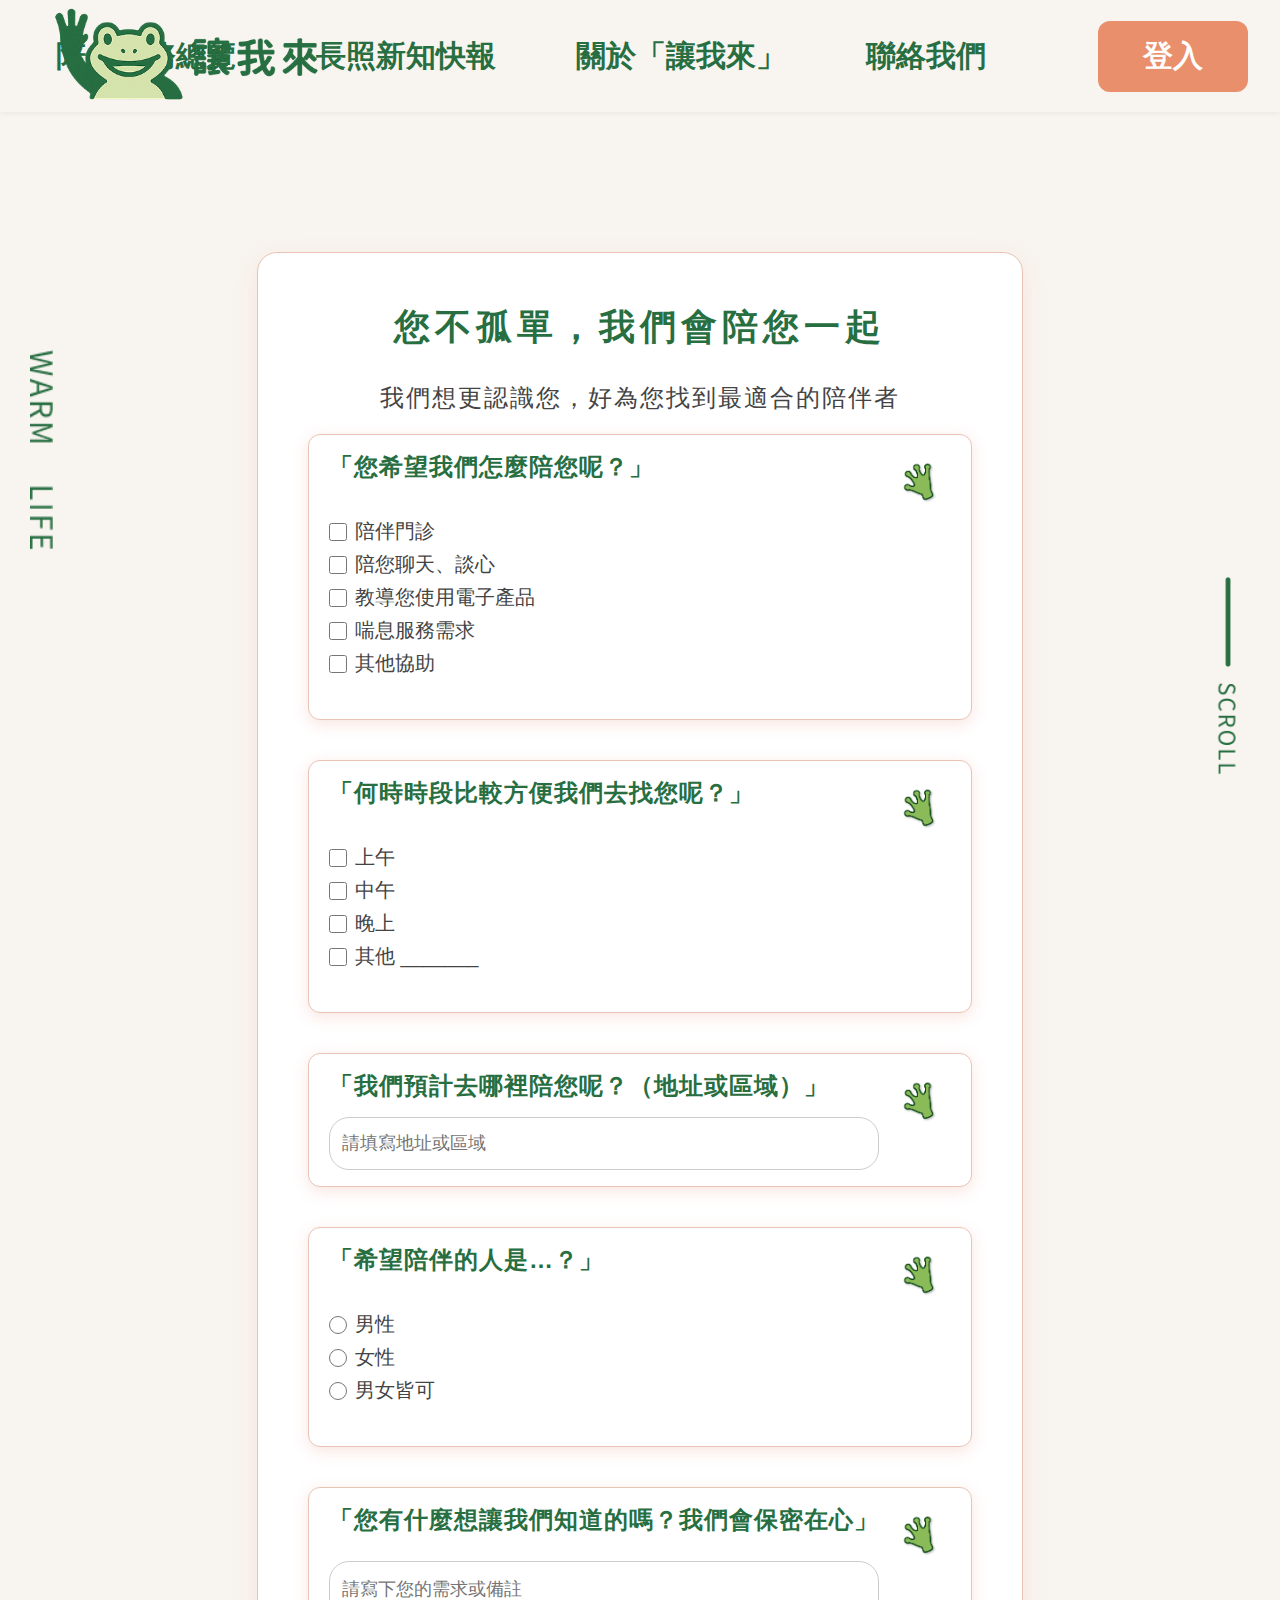
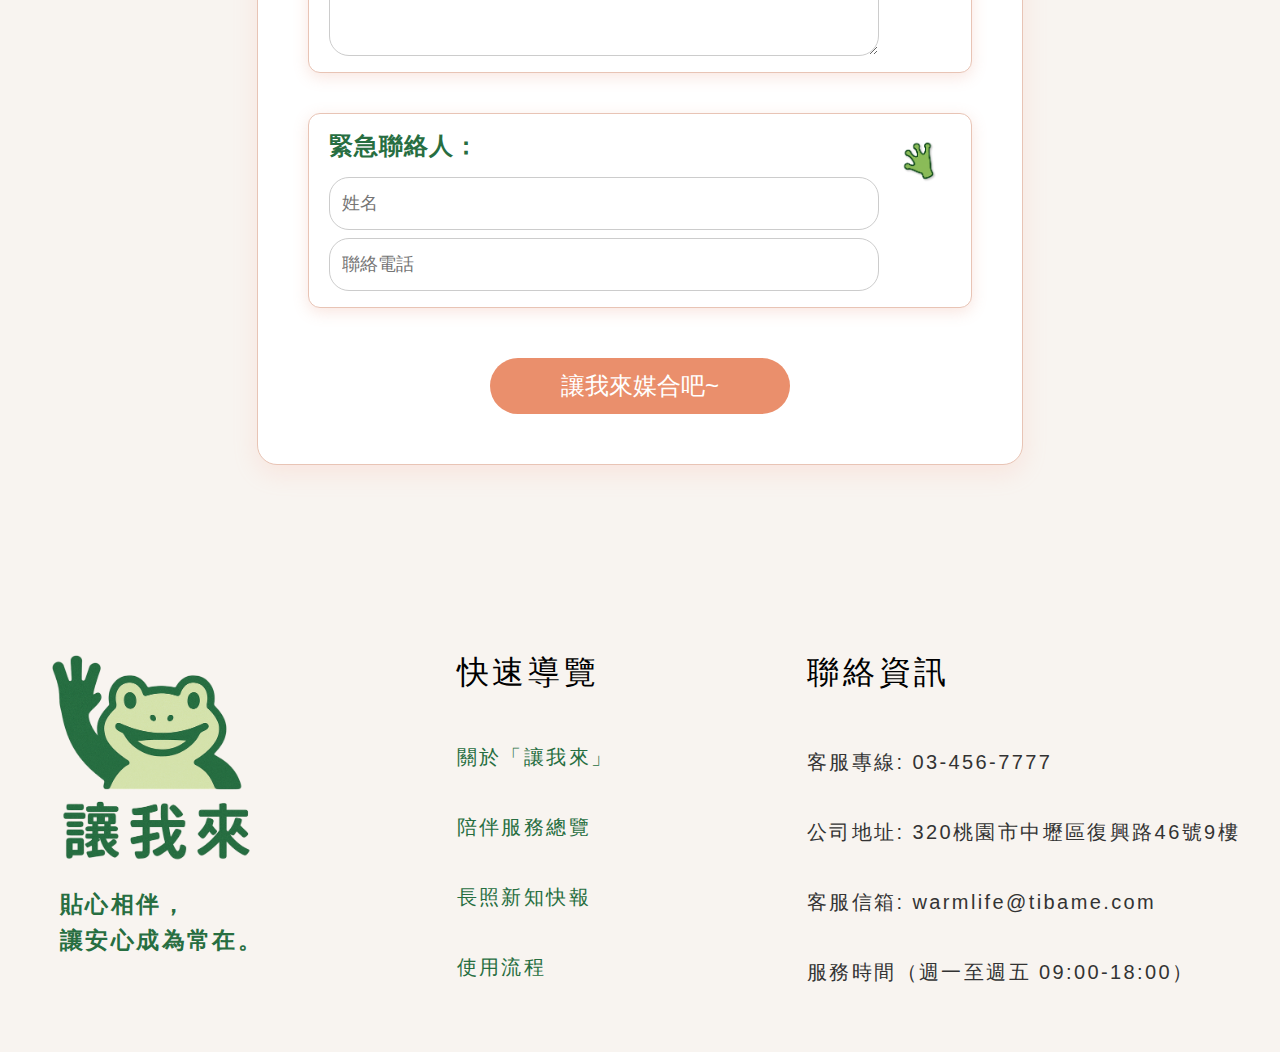
<file: Form-Section.html>
<!DOCTYPE html>
<html lang="zh-Hant">
<head>
    <meta charset="UTF-8">
    <meta name="viewport" content="width=device-width, initial-scale=1.0">
    <title>讓我來｜填寫陪伴表單</title>
    <link rel="stylesheet" href="style.css">
    <script src="script.js" defer></script>
</head>
<body>

    <!-- =====================================
        (1) 固定 Logo（左上角，點擊返回首頁）
        ===================================== -->
    <div class="logo-fixed">
        <a href="index.html">
        <!-- 點擊 Logo 回到首頁 -->
        <img src="pic/header-logo .png" alt="讓我來" />
        </a>
    </div>


    <!-- =====================================
        (2) 左側固定導引圖示（WARM LIFE）
        ===================================== -->
    <img
        src="pic/WARM LIFE.png"
        alt="WARM LIFE"
        class="fixed-left-img"
    />


    <!-- =====================================
        (3) 右側固定導引圖示（SCROLL）
        ===================================== -->
    <img
        src="pic/SCROLL-.png"
        alt="SCROLL"
        class="fixed-right-img"
    />


    <!-- =====================================
        (4) 頁首 Header & 導覽列
        ===================================== -->
    <header>
        <div class="container">
        <nav>
            <ul class="main-menu">
            <li><a href="services.html">陪伴服務總覽</a></li>
            <li><a href="news-warmlife.html">長照新知快報</a></li>
            <li><a href="About-warmlife.html">關於「讓我來」</a></li>
            <li><a href="#ft">聯絡我們</a></li>
            </ul>
        </nav>
        <a href="#" class="btn-login">登入</a>
        </div>
    </header>


    <!-- =====================================
        (5) 登入彈窗 Modal
        ===================================== -->
    <main>
        <div id="loginModal" class="modal hidden">
        <div class="modal-content">
            <!-- (5-1) 關閉按鈕 -->
            <button class="modal-close" onclick="hideModal()">✕</button>

            <!-- (5-2) 標題：登入 / 註冊 -->
            <h2>登入 / 註冊</h2><br />

            <!-- (5-3) 輸入欄位：帳號、密碼 -->
            <input type="text" placeholder="帳號" />
            <input type="password" placeholder="密碼" />

            <!-- (5-4) 按鈕：登入 -->
            <button class="btn-main">登入</button>

            <!-- (5-5) 註冊提示 -->
            <p class="forget-text">還沒有帳號嗎？</p>
            <button class="btn-sub">立即註冊</button>
        </div>
        </div>


        <!-- =====================================
            (6) Form Section：填寫需求表單
            ===================================== -->
        <section class="form-section">
        <div class="form-card-container">

            <!-- (6-1) 區塊標題 -->
            <h2 class="form-title">您不孤單，我們會陪您一起</h2>

            <!-- (6-2) 區塊簡短說明 -->
            <p class="form-intro">
            我們想更認識您，好為您找到最適合的陪伴者
            </p>

            <!-- =====================================
                (6-3) 多張「表單卡片」容器（.form-cards）
                ===================================== -->
            <div class="form-cards">

            <!-- --------------------------------
                (6-3-1) 卡片 1：如何陪伴
                -------------------------------- -->
            <div class="form-card">
                <!-- (6-3-1-a) 左側：問題描述 + 選項 -->
                <div class="form-content">
                <label class="form-question">
                    「您希望我們怎麼陪您呢？」
                </label>
                <ul class="form-options">
                    <li>
                    <label>
                        <input
                        type="checkbox"
                        name="accompany[]"
                        value="陪伴門診"
                        />
                        陪伴門診
                    </label>
                    </li>
                    <li>
                    <label>
                        <input
                        type="checkbox"
                        name="accompany[]"
                        value="陪您聊天、談心"
                        />
                        陪您聊天、談心
                    </label>
                    </li>
                    <li>
                    <label>
                        <input
                        type="checkbox"
                        name="accompany[]"
                        value="教導您使用電子產品"
                        />
                        教導您使用電子產品
                    </label>
                    </li>
                    <li>
                    <label>
                        <input
                        type="checkbox"
                        name="accompany[]"
                        value="喘息服務需求"
                        />
                        喘息服務需求
                    </label>
                    </li>
                    <li>
                    <label>
                        <input
                        type="checkbox"
                        name="accompany[]"
                        value="其他協助"
                        />
                        其他協助
                    </label>
                    </li>
                </ul>
                </div>

                <!-- (6-3-1-b) 右側：小青蛙手掌 Icon -->
                <div class="form-icon">
                <img src="pic/logohand.png" alt="吼蛙手掌圖示" />
                </div>
            </div>


            <!-- --------------------------------
                (6-3-2) 卡片 2：方便時間
                -------------------------------- -->
            <div class="form-card">
                <!-- (6-3-2-a) 左側：問題描述 + 選項 -->
                <div class="form-content">
                <label class="form-question">
                    「何時時段比較方便我們去找您呢？」
                </label>
                <ul class="form-options">
                    <li>
                    <label>
                        <input
                        type="checkbox"
                        name="time[]"
                        value="上午"
                        />
                        上午
                    </label>
                    </li>
                    <li>
                    <label>
                        <input
                        type="checkbox"
                        name="time[]"
                        value="中午"
                        />
                        中午
                    </label>
                    </li>
                    <li>
                    <label>
                        <input
                        type="checkbox"
                        name="time[]"
                        value="晚上"
                        />
                        晚上
                    </label>
                    </li>
                    <li>
                    <label>
                        <input
                        type="checkbox"
                        name="time[]"
                        value="其他"
                        />
                        其他 _______
                    </label>
                    </li>
                </ul>
                </div>

                <!-- (6-3-2-b) 右側：小青蛙手掌 Icon -->
                <div class="form-icon">
                <img src="pic/logohand.png" alt="吼蛙手掌圖示" />
                </div>
            </div>


            <!-- --------------------------------
                (6-3-3) 卡片 3：地點或區域
                -------------------------------- -->
            <div class="form-card">
                <!-- (6-3-3-a) 左側：問題描述 + 單行輸入 -->
                <div class="form-content">
                <label class="form-question">
                    「我們預計去哪裡陪您呢？（地址或區域）」
                </label>
                <input
                    type="text"
                    class="form-input"
                    name="location"
                    placeholder="請填寫地址或區域"
                />
                </div>

                <!-- (6-3-3-b) 右側：小青蛙手掌 Icon -->
                <div class="form-icon">
                <img src="pic/logohand.png" alt="吼蛙手掌圖示" />
                </div>
            </div>


            <!-- --------------------------------
                (6-3-4) 卡片 4：對象性別
                -------------------------------- -->
            <div class="form-card">
                <!-- (6-3-4-a) 左側：問題描述 + 單選 -->
                <div class="form-content">
                <label class="form-question">
                    「希望陪伴的人是…？」
                </label>
                <ul class="form-options">
                    <li>
                    <label>
                        <input
                        type="radio"
                        name="gender"
                        value="男性"
                        />
                        男性
                    </label>
                    </li>
                    <li>
                    <label>
                        <input
                        type="radio"
                        name="gender"
                        value="女性"
                        />
                        女性
                    </label>
                    </li>
                    <li>
                    <label>
                        <input
                        type="radio"
                        name="gender"
                        value="男女皆可"
                        />
                        男女皆可
                    </label>
                    </li>
                </ul>
                </div>

                <!-- (6-3-4-b) 右側：小青蛙手掌 Icon -->
                <div class="form-icon">
                <img src="pic/logohand.png" alt="吼蛙手掌圖示" />
                </div>
            </div>


            <!-- --------------------------------
                (6-3-5) 卡片 5：其他想讓我們知道
                -------------------------------- -->
            <div class="form-card">
                <!-- (6-3-5-a) 左側：問題描述 + 多行輸入 -->
                <div class="form-content">
                <label class="form-question">
                    「您有什麼想讓我們知道的嗎？我們會保密在心」
                </label>
                <textarea
                    class="form-textarea"
                    name="notes"
                    rows="3"
                    placeholder="請寫下您的需求或備註"
                ></textarea>
                </div>

                <!-- (6-3-5-b) 右側：小青蛙手掌 Icon -->
                <div class="form-icon">
                <img src="pic/logohand.png" alt="吼蛙手掌圖示" />
                </div>
            </div>


            <!-- --------------------------------
                (6-3-6) 卡片 6：緊急聯絡人
                -------------------------------- -->
            <div class="form-card">
                <!-- (6-3-6-a) 左側：緊急聯絡人姓名 + 電話 -->
                <div class="form-content">
                <label class="form-question">緊急聯絡人：</label>
                <div class="form-emergency">
                    <input
                    type="text"
                    name="emergency_name"
                    class="form-input"
                    placeholder="姓名"
                    />
                    <input
                    type="text"
                    name="emergency_phone"
                    class="form-input"
                    placeholder="聯絡電話"
                    />
                </div>
                </div>

                <!-- (6-3-6-b) 右側：小青蛙手掌 Icon -->
                <div class="form-icon">
                <img src="pic/logohand.png" alt="吼蛙手掌圖示" />
                </div>
            </div>

            </div>
            <!-- /div.form-cards -->


            <!-- =====================================
                (6-4) 底部送出按鈕
                ===================================== -->
            <div class="form-submit-wrapper">
            <a href="recommend-section.html">
                <button type="submit" class="form-submit-btn">
                讓我來媒合吧~
                </button>
            </a>
            </div>

        </div>
        <!-- /div.form-card-container -->
        </section>
        <!-- /section.form-section -->

    </main>


    <!-- =====================================
        (7) Footer 區塊
        ===================================== -->
    <footer id="ft">
        <div class="footer-container">
        <!-- (7-1) Footer 左側：Logo + Slogan -->
        <div class="footer-left">
            <a href="index.html">
            <div class="footerlogo">
                <img src="pic/logo.png" alt="讓我來 Logo" />
            </div>
            </a>
            <div class="footer-slogan">
            貼心相伴，<br />
            讓安心成為常在。
            </div>
        </div>

        <!-- (7-2) Footer 中間：快速導覽 -->
        <div class="footer-middle">
            <h4>快速導覽</h4>
            <ul>
            <li><a href="About-warmlife.html">關於「讓我來」</a></li>
            <li><a href="services.html">陪伴服務總覽</a></li>
            <li><a href="news-warmlife.html">長照新知快報</a></li>
            <li><a href="index.html#htu">使用流程</a></li>
            </ul>
        </div>

        <!-- (7-3) Footer 右側：聯絡資訊 -->
        <div class="footer-right">
            <h4>聯絡資訊</h4>
            <p>
            客服專線: 03-456-7777<br />
            公司地址: 320桃園市中壢區復興路46號9樓<br />
            客服信箱: warmlife@tibame.com<br />
            服務時間（週一至週五 09:00-18:00）
            </p>
        </div>
        </div>
    </footer>

    </body>
    </html>
</file>
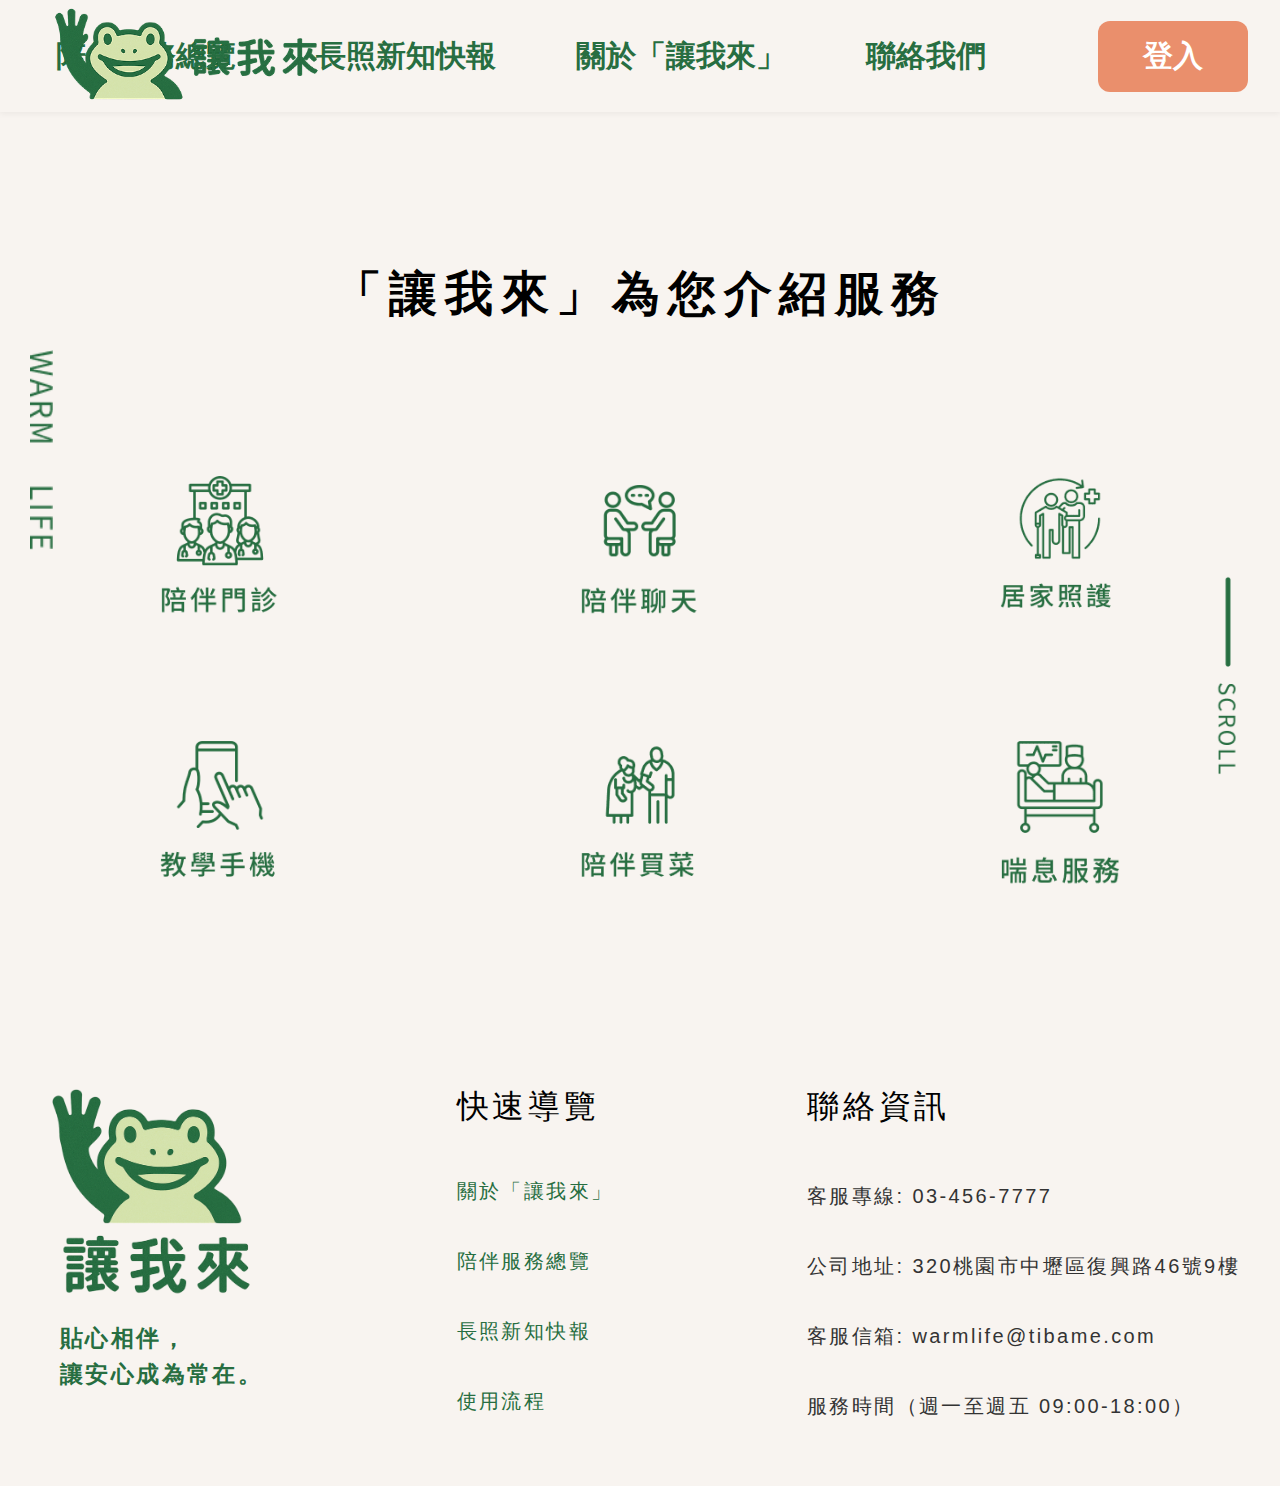
<file: services.html>
<!DOCTYPE html>
<html lang="zh-Hant">
<head>
    <meta charset="UTF-8">
    <meta name="viewport" content="width=device-width, initial-scale=1.0">
    <title>讓我來｜陪伴服務總覽</title>
    <link rel="stylesheet" href="style.css">
    <script src="script.js" defer></script>
</head>
<body>

<body>

    <!-- =====================================
        (1) 固定 Logo（左上角，點擊返回首頁）
        ===================================== -->
    <div class="logo-fixed">
        <a href="index.html">
        <!-- 點擊 logo 回到首頁 -->
        <img src="pic/header-logo .png" alt="讓我來" />
        </a>
    </div>



    <!-- =====================================
        (2) 左側固定導引圖示（WARM LIFE）
        ===================================== -->
    <img
        src="pic/WARM LIFE.png"
        alt="WARM LIFE"
        class="fixed-left-img"
    />



    <!-- =====================================
        (3) 右側固定導引圖示（SCROLL）
        ===================================== -->
    <img
        src="pic/SCROLL-.png"
        alt="SCROLL"
        class="fixed-right-img"
    />



    <!-- =====================================
        (4) 頁首 Header & 導覽列
        ===================================== -->
    <header>
        <div class="container">
        <nav>
            <ul class="main-menu">
            <li><a href="services.html">陪伴服務總覽</a></li>
            <li><a href="news-warmlife.html">長照新知快報</a></li>
            <li><a href="About-warmlife.html">關於「讓我來」</a></li>
            <li><a href="#ft">聯絡我們</a></li>
            </ul>
        </nav>
        <a href="#" class="btn-login">登入</a>
        </div>
    </header>



    <!-- =====================================
        (5) 登入彈窗 Modal
        ===================================== -->
    <main>
        <div id="loginModal" class="modal hidden">
        <div class="modal-content">
            <!-- 關閉按鈕 -->
            <button class="modal-close" onclick="hideModal()">✕</button>

            <!-- 標題 -->
            <h2>登入 / 註冊</h2><br />

            <!-- 帳號 ＆ 密碼 欄位 -->
            <input type="text" placeholder="帳號" />
            <input type="password" placeholder="密碼" />

            <!-- 登入按鈕 -->
            <button class="btn-main">登入</button>

            <!-- 註冊提示 -->
            <p class="forget-text">還沒有帳號嗎？</p>
            <button class="btn-sub">立即註冊</button>
        </div>
        </div>



        <!-- =====================================
            (6) 介紹服務 Intro Services 區塊
            ===================================== -->
        <section class="intro-services">
        <!-- 6-1. 區塊標題 -->
        <h2 class="intro-title">「讓我來」為您介紹服務</h2>

        <!-- 6-2. 圖示網格：三欄 × 二列 -->
        <div class="icon-grid">
            <!-- 6-2-1. 陪伴門診 -->
            <a href="services1.html">
            <img
                src="./pic/Serve1.png"
                alt="陪伴門診"
                class="service-icon"
            />
            </a>

            <!-- 6-2-2. 陪伴聊天 -->
            <img
            src="./pic/Serve2.png"
            alt="陪伴聊天"
            class="service-icon"
            />

            <!-- 6-2-3. 居家照護 -->
            <img
            src="./pic/Serve3.png"
            alt="居家照護"
            class="service-icon"
            />

            <!-- 6-2-4. 教學手機 -->
            <img
            src="./pic/Serve4.png"
            alt="教學手機"
            class="service-icon"
            />

            <!-- 6-2-5. 陪伴買菜 -->
            <img
            src="./pic/Serve5.png"
            alt="陪伴買菜"
            class="service-icon"
            />

            <!-- 6-2-6. 喘息服務 -->
            <img
            src="./pic/Serve6.png"
            alt="喘息服務"
            class="service-icon"
            />
        </div>
        </section>
        <!-- /section.intro-services -->


        <!-- =====================================
            (7) Footer 區塊
            ===================================== -->
        <footer id="ft">
        <div class="footer-container">
            <!-- 7-1. Footer 左側：Logo + Slogan -->
            <div class="footer-left">
            <a href="index.html">
                <div class="footerlogo">
                <img src="pic/logo.png" alt="讓我來 Logo" />
                </div>
            </a>
            <div class="footer-slogan">
                貼心相伴，<br />
                讓安心成為常在。
            </div>
            </div>

            <!-- 7-2. Footer 中間：快速導覽 -->
            <div class="footer-middle">
            <h4>快速導覽</h4>
            <ul>
                <li><a href="About-warmlife.html">關於「讓我來」</a></li>
                <li><a href="services.html">陪伴服務總覽</a></li>
                <li><a href="news-warmlife.html">長照新知快報</a></li>
                <li><a href="#htu">使用流程</a></li>
            </ul>
            </div>

            <!-- 7-3. Footer 右側：聯絡資訊 -->
            <div class="footer-right">
            <h4>聯絡資訊</h4>
            <p>
                客服專線: 03-456-7777<br />
                公司地址: 320桃園市中壢區復興路46號9樓<br />
                客服信箱: warmlife@tibame.com<br />
                服務時間（週一至週五 09:00-18:00）
            </p>
            </div>
        </div>
        </footer>
    </main>
    </body>
    </html>
</file>
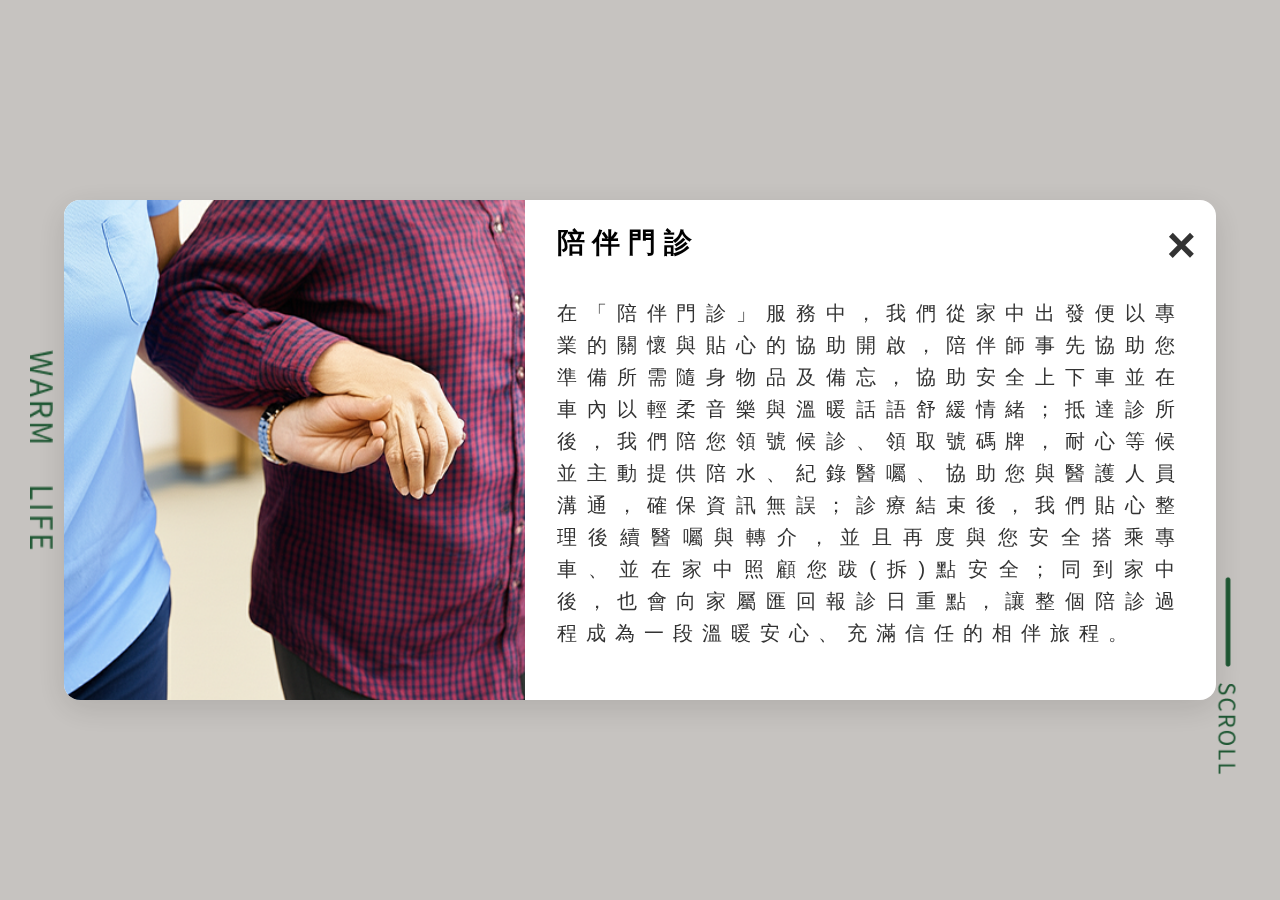
<file: services1.html>
<!DOCTYPE html>
<html lang="zh-Hant">
<head>
    <meta charset="UTF-8">
    <meta name="viewport" content="width=device-width, initial-scale=1.0">
    <title>讓我來｜陪伴門診服務</title>
    <link rel="stylesheet" href="style.css">
    <script src="script.js" defer></script>
</head>
<body>
    <!-- =====================================
        (1) 固定左側導引圖示（WARM LIFE）
        ===================================== -->
    <img
        src="./pic/WARM LIFE.png"
        alt="WARM LIFE"
        class="fixed-left-img"
    />

    <!-- =====================================
        (2) 固定右側導引圖示（SCROLL）
        ===================================== -->
    <img
        src="./pic/SCROLL-.png"
        alt="SCROLL"
        class="fixed-right-img"
    />



    <main>
        <!-- =====================================
            (3) Detail Popup Wrapper（全屏遮罩 + 中央白色卡片）
            ===================================== -->
        <section class="detail-popup-wrapper">
        
        <!-- ------------------------------------
            (3-1) 白色卡片容器（detail-popup）
            ------------------------------------ -->
        <div class="detail-popup">
            
            <!-- --------------------------------
                (3-1a) 左側圖片區塊（popup-image）
                -------------------------------- -->
            <div class="popup-image">
            <img
                src="./pic/陪伴門診B.png"
                alt="陪伴門診 圖片"
            />
            </div>
            <!-- /div.popup-image -->


            <!-- --------------------------------
                (3-1b) 右側文字區 + 關閉按鈕（popup-content）
                -------------------------------- -->
            <div class="popup-content">
            
            <!-- (3-1b-i) 關閉按鈕（點擊返回 services.html） -->
            <a href="services.html" class="popup-close-link">
                <button class="popup-close">×</button>
            </a>

            <!-- (3-1b-ii) 標題：服務名稱 -->
            <h3 class="popup-title">陪伴門診</h3>

            <!-- (3-1b-iii) 文字內容說明 -->
            <p class="popup-text">
                在「陪伴門診」服務中，我們從家中出發便以專業的關懷與貼心的協助開啟，陪伴師事先協助您準備所需隨身物品及備忘，協助安全上下車並在車內以輕柔音樂與溫暖話語舒緩情緒；抵達診所後，我們陪您領號候診、領取號碼牌，耐心等候並主動提供陪水、紀錄醫囑、協助您與醫護人員溝通，確保資訊無誤；診療結束後，我們貼心整理後續醫囑與轉介，並且再度與您安全搭乘專車、並在家中照顧您跋(拆)點安全；同到家中後，也會向家屬匯回報診日重點，讓整個陪診過程成為一段溫暖安心、充滿信任的相伴旅程。
            </p>
            </div>
            <!-- /div.popup-content -->

        </div>
        <!-- /div.detail-popup -->

        </section>
        <!-- /section.detail-popup-wrapper -->
    </main>
    </body>
    </html>
</file>
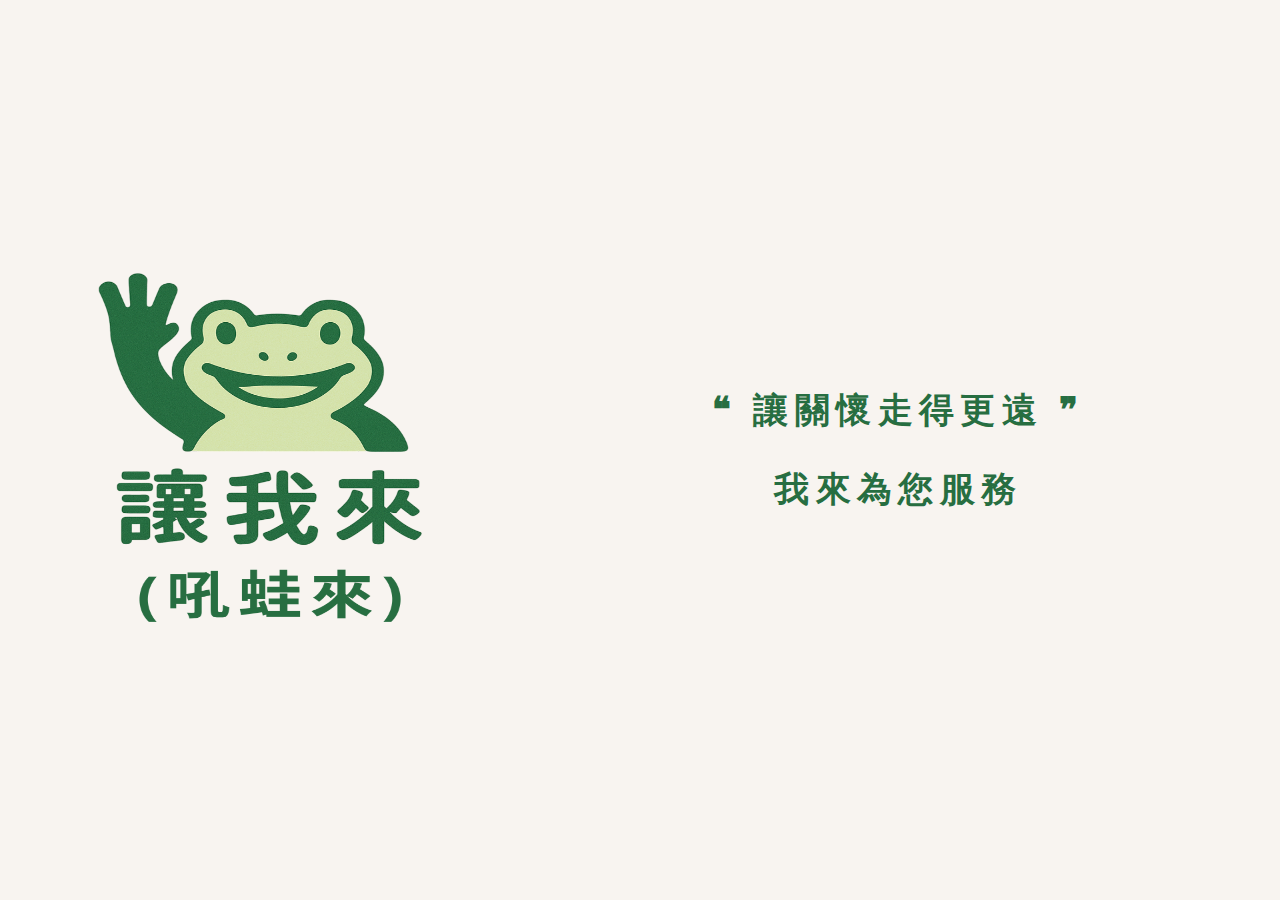
<file: splash.html>
<!DOCTYPE html>
<html lang="zh-Hant">
<head>
    <meta charset="UTF-8">
    <meta name="viewport" content="width=device-width, initial-scale=1.0">
<title>讓我來</title>
    <link rel="stylesheet" href="styleR.css">
    <link rel="stylesheet" href="styleRWD.css">

    <script src="script.js" defer></script>


</head>
    <!-- =====================================
        (1) 主畫面 Banner：左右分欄
        ===================================== -->
    <main class="main-banner">
        
        <!-- ------------------------------------
            (1-1) 左側：LOGO 圖片
            ------------------------------------ -->
        <div class="left">
        <img
            src="./pic/LOGO().png"
            alt="Warm Life 吼蛙吉祥物"
            class="logo"
        />
        </div>
        <!-- /div.left -->


        <!-- ------------------------------------
            (1-2) 右側：標語 + 服務文字
            ------------------------------------ -->
        <div class="right">
        <!-- (1-2-a) 標語 -->
        <div class="slogan">❝ 讓關懷走得更遠 ❞</div>

        <!-- (1-2-b) 服務文字 -->
        <div class="service">我來為您服務</div>
        </div>
        <!-- /div.right -->

    </main>
    <!-- /main.main-banner -->

    </body>
    </html>
</file>
<file: styleR.css>
/* =============================
    全域重置與結構設定
    ============================= */
    * {
    margin: 0;
    padding: 0;
    box-sizing: border-box;
    font-family: "Noto Sans TC", sans-serif; /* 全站字體設定 */
    }

    html, body {
    height: 100%;
    min-height: 100vh;
    display: flex;
    flex-direction: column;
    }
    body {
        background-color: #F8F4F0; /* 你 header 用的底色，或你想要的色 */
    }
    main {
    flex: 1;
    }

    /* =============================
    關鍵 .hidden Class
    ============================= */
    .hidden {
    display: none;
    }

    /* =============================
    Splash 區塊
    ============================= */
    .main-banner {
    display: flex;
    justify-content: center;
    align-items: center;
    height: 100vh;
    opacity: 0;
    transition: opacity 2s;
    }

    .main-banner.visible {
    opacity: 1;
    }

    .left {
    flex: 0.8;
    display: flex;
    flex-direction: column;
    align-items: center;
    justify-content: center;
    height: 100%;
    }
    .right {
    flex: 1.2;
    display: flex;
    flex-direction: column;
    align-items: center;
    justify-content: center;
    height: 100%;
    padding-left: 40px;
    }

    .logo {
    width: 328px;
    height: 367px;
    flex-shrink: 0;
    aspect-ratio: 328 / 367;
    }

    .sub-title,
    .right {
    color: #276E41;
    font-style: normal;
    }

    .sub-title {
    font-family: Nokora;
    font-size: 4.0rem; /* 原為 64px */
    letter-spacing: 0.125rem; /* 約 2px 字距 */;
    font-weight: 700;
    letter-spacing: 7.68px;
    line-height: normal;
    }

    .right {
    font-family: "Abhaya Libre ExtraBold";
    font-size: 4.0rem; /* 原為 64px */
    letter-spacing: 0.125rem; /* 約 2px 字距 */;
    font-weight: 700;
    letter-spacing: 6.4px;
    
    }

    .slogan {
    margin-bottom: 32px;
    }

    /* =============================
    固定導引圖示
    ============================= */
    .fixed-left-img,
    .fixed-right-img {
    position: absolute;
    height: 200px;
    z-index: 99;
    pointer-events: none;
    }

    .fixed-left-img {
        left: -60px;
        top: 50%;
        transform: translateY(-50%);
    }

    .fixed-right-img {
        right:-90px;
        top: 75%;
        transform: translateY(-50%);
    }
    /* =============================
    Header & 導覽列
    ============================= */
    .logo-fixed {
    z-index: 10;
    }

    .logo-fixed img {
    height: 100px;
    width: auto;
    object-fit: contain;
    display: block;
    }

    header {
    background-color: #F8F4F0;
    box-shadow: 0 2px 6px rgba(0, 0, 0, 0.05);
    padding: 3.5em 2em 3.5em 0; /* 左側 padding 改為 0 */
    min-height: 64px;
    position: relative;
    }

    header .container {
    max-width: 1920px;
    margin: 0 auto;
    padding-left: 0; /* 新增這行，確保內容貼齊左側 */
    display: flex;
    align-items: center;
    justify-content:space-between;
    height: 100%;
    }

    .main-menu {
    list-style: none;
    display: flex;
    gap: 5em;
    justify-content: flex-end; /* 讓選單靠右 */
    flex: 1;

    }

    .main-menu a {
    color: #276E41;
    font-weight: bold;
    font-size: 1.875rem; /* 原為 30px */
    letter-spacing: 0.125rem; /* 約 2px 字距 */;
    text-decoration: none;
    transition: color 0.3s;
    }

    .main-menu a:hover {
    color: #ea8f6c;
    }

    .btn-login {
    padding: 0.5em 1.5em;
    background-color: #ea8f6c;
    color: #fff;
    border-radius: 40px;
    font-weight: bold;
    font-size: 1.875rem; /* 原為 30px */
    letter-spacing: 0.125rem; /* 約 2px 字距 */;
    border: none;
    text-decoration: none;
    transition: background 0.3s;
    }

    .btn-login:hover {
    background-color: #d86e4f;
    }

    /* =============================
    Modal 彈跳視窗
    ============================= */
    .modal {
    position: fixed;
    inset: 0;
    width: 100vw;
    height: 100vh;
    background-color: rgba(0, 0, 0, 0.2);
    display: none;
    justify-content: center;
    align-items: center;
    z-index: 999;
    }

    .modal.show {
    display: flex;
    }

    .modal-content {
    background-color: #fff;
    padding: 1em;
    border-radius: 12px;
    box-shadow: 0 8px 16px rgba(0, 0, 0, 0.2);
    width: 450px;
    height: 750px;
    position: relative;
    text-align: center;
    }
    .modal-content h2{
        font-size: 2em;
        color: #276E41;
        margin-top: 2.5em;
    }
    .modal-close {
    position: absolute;
    top: 0.8em;
    right: 0.8em;
    background: none;
    border: none;
    font-size: 1.2em;
    cursor: pointer;
    }

    .modal-content input {
        
        width: 300px;
        height: 60px;
        padding: 0.4em;
        padding-left: 2em;
        margin: 1.5em 0;
        border: 1px solid #e8c4b5;
        border-radius: 40px;
        background-color: #ffe9e0;
    }

    .btn-main,
    .btn-sub {
        width: 300px;
        height: 60px;
        cursor: pointer;
        border-radius: 999px;
        margin-top: 1em;
        font-weight: bold;
        padding: 0.7em;
        background: transparent;
        border: 1px solid #ea8f6c;
        color: #ea8f6c;
    }

    .btn-main {
    padding: 0.4em;
    background-color: #ea8f6c;
    color: #fff;
    border: none;
    transition: background 0.3s;
    }

    .btn-main:hover {
    background-color: #d86e4f;
    }



    .forget-text {
    font-size: 1.2em !important;
    color: #555;
    margin: 1em 0 0.3em;
    text-align: left;
    padding-left: 3em;
    }

    .login-input {
    font-size: 1.3em; /* 你想要的字體大小 */  
    }
    
    .login-input:focus {
    outline: none; /* 取消預設黑框 */
    box-shadow: 0 0 0 2px #ea8f6c; /* 橘色外框陰影，可依需求調整顏色與粗細 */
    border: 1.5px solid #ea8f6c;   /* 也可加上橘色邊框 */
    transition: box-shadow 0.2s, border 0.2s;
    }
    /* =============================
    Hero Banner
    ============================= */
    .hero-banner {
    position: relative;
    width: 90%;
    max-width: 1920px;
    height: 840px;
    margin: 0 auto;
    box-shadow: 20px 20px 50px rgba(226, 125, 96, 0.4);
    border-radius: 10em 0 10em 10em;
    }

    .hero-image {
    width: 100%;
    height: 100%;
    display: block;
    border-radius: 4em 0 4em 4em;
    box-shadow: 20px 20px 50px rgba(226, 125, 96, 0.4);
    object-fit: cover;
    }

    .hero-text-box {
    position: absolute;
    top: 50%;
    left: 25%;
    transform: translate(-50%, -50%);
    background-color: rgba(255, 255, 255, 0.7);
    padding: 2em 3em;
    border-radius: 2em;
    box-shadow: 20px 20px 50px rgba(226, 125, 96, 0.4);
    z-index: 5;
    text-align: center;
    }

    .hero-text-box h1 {
        font-size: 3em;
        font-weight: bold;
        letter-spacing: 2px;
        color: #276E41;
        margin-top: 0.3em;
    }

    .hero-text-box p {
        font-size: 2em;
        color: #555;
        margin-top: 0.5em;
    }
    .hero-text-box-about {
        position: absolute;
        top: 80%;
        left: 50%;
        transform: translate(-50%, -50%);
        z-index: 5;
        width: 100%; 
        text-align: center;
        justify-content: center;
    }

    .hero-text-box-about p {
        font-size: 2em;
        color: #ffffff;
        letter-spacing: 4px;
        margin-top: 0.5em;
        margin-left:19%;
        max-width: 62%;      /* 增加最大寬度 */
        white-space: normal;   /* 允許換行 */   
        word-break: break-all;
        
    }

    .btn-main {
        display: inline-block;
        padding: 0.5em 2em;
        background-color: #ea8f6c;
        color: #fff;
        border: none;
        border-radius: 40px;
        font-weight: bold;
        font-size: 1.5em;
        text-decoration: none;
        transition: background 0.3s;
    }

    .btn-sub {
        display: inline-block;
        padding: 0.5em 2em;
        background-color: #ffffff;
        color: #ea8f6c;
        border: none;
        border-radius: 40px;
        font-weight: bold;
        font-size: 1.5em;
        text-decoration: none;
        transition: background 0.3s;
        border: 1px solid #ea8f6c;
    }

    .btn-main:hover {
    background-color: #d86e4f;
    }

    /* =============================
    服務特色 Feature 區塊
    ============================= */
    .feature-section {
    padding: 60px 20px;
    text-align: center;
    }

    .section-title {
    font-size: 4.0rem; /* 原為 64px */
    letter-spacing: 0.125rem; /* 約 2px 字距 */;
    color: #000;
    margin: 100px 0px 100px;
    letter-spacing: 5px;
    }

    .feature-row {
    display: flex;
    justify-content: center;
    flex-wrap: wrap;
    align-items: stretch;
    gap: 100px;
    }

    .feature-card {
    background: #fff;
    padding: 24px;
    border: 2px solid #ccc;
    border-radius: 40px;
    box-shadow: 0 6px 16px rgba(0, 0, 0, 0.08);
    text-align: center;
    transition: transform 0.3s, border-color 0.3s;
    }

    .feature-card.small {
    width: 400px;
    box-shadow: 20px 20px 50px rgba(226, 125, 96, 0.4);
    filter: blur(2px);
    opacity: 0.6;
    transition: filter 0.4s;
    }

    .feature-card.main {
    width: 400px;
    transform: scale(1.05);
    border-color: #F49C64;
    box-shadow: 20px 20px 50px rgba(226, 125, 96, 0.4);
    filter: none;
    opacity: 1;
    z-index: 2;
    }

    .feature-pic {
    width: 100%;
    border-radius: 12px;
    margin-bottom: 16px;
    }

    .feature-title {
    font-size: 3.0rem; /* 原為 48px */
    letter-spacing: 0.5rem; /* 約 2px 字距 */;
    margin-bottom: 10px;
    }

    .feature-desc {
    font-size: 1.5rem; /* 原為 24px */
    letter-spacing: 0.125rem; /* 約 2px 字距 */;
    line-height: 36px;
    color: #444;
    }

    .feature-card-controls {
    display: flex;
    justify-content: center;
    gap: 10em;
    margin-top: 1.5em;
    }

    .feature-card-controls button {
    padding: 0.5em 2em;
    background: #ea8f6c;
    color: #fff;
    border: none;
    border-radius: 999px;
    font-size: 1.1em;
    font-weight: bold;
    cursor: pointer;
    transition: background 0.2s, transform 0.2s;
    }

    .feature-card-controls button:hover {
    background: #d86e4f;
    transform: translateY(-2px) scale(1.05);
    }

    /* =============================
   使用者見證 Testimonial 區塊（改為 background 寫法）
============================= */
.testimonial-section {
display: flex;
  position: relative;
  width: 100%;
  padding: 200px 0;
  margin-top: 100px;
  background-color: transparent;
  background-image: url('./pic/wave1.png');
  background-repeat: no-repeat;
  background-size: cover;
  background-position: top center;
  overflow: hidden;
}

/* 吼蛙裝飾圖（偽元素 before） */
.testimonial-section::before {
  content: "";
  position: absolute;
  top: 140px;
  left: 10%;
  width: 180px;
  height: 180px;
  background: url('./pic/fang.png') no-repeat;
  background-size: contain;
  z-index: 1;
  pointer-events: none;
}

/* 荷葉裝飾圖（偽元素 after） */
.testimonial-section::after {
  content: "";
  position: absolute;
  top: 200px;
  left: 85%;
  width: 180px;
  height: 180px;
  background: url('./pic/leaf.png') no-repeat;
  background-size: contain;
  z-index: 1;
  pointer-events: none;
}

/* 腳印圖示：需要在 HTML 加入 <div class="testimonial-foot-icon"></div> */
.testimonial-foot-icon {
  position: absolute;
  top: 370px;
  left: 7%;
  width: 190px;
  height: 190px;
  background: url('./pic/foot.png') no-repeat;
  background-size: contain;
  z-index: 1;
  pointer-events: none;
}

/* 內容本體容器 */
.testimonial-container {
  position: relative;
  z-index: 2;
  width: 90%;
  max-width: 1200px;
  margin: 0 auto;
  height:800px;
}

/* 使用者頭像區塊 */
.testimonial-user {
  position: absolute;
  top: 50%;
  left: 4%;
  transform: translateY(-50%);
  text-align: center;
  width: 300px;
}

.user-img {
  width: 300px;
  height: 300px;
  border-radius: 50%;
  object-fit: cover;
  margin: 0 auto;
}

.user-name {
  margin-top: 16px;
  font-size: 3.0rem; /* 約 48px */
  letter-spacing: 0.125rem; /* 約 2px 字距 */
  font-weight: bold;
  color: #000;
  line-height: 1.2;
}

/* 對話泡泡內容區塊 */
.testimonial-bubble {
  position: absolute;
  top: 50%;
  right: -3%;
  transform: translateY(-50%);
  width: 800px;
  text-align: justify ;
}

.bubble-bg {
  width: 900px;
  height: 600px;
  display: block;
}

.bubble-text {
  position: absolute;
  top: 25%;
  left: 19%;
  font-size: 1.9rem; /* 約 30px */
  letter-spacing: 0.125rem;
  line-height: 1.3;
  color: #fff;
  z-index: 3;
}


    /* =============================
    三步驟 Process 區塊
    ============================= */
    .process-section {
    max-width: 1440px;
    margin: 300px auto 0;
    padding: 0 10px;
    text-align: center;
    }

    .process-title {
    font-size: 4.0rem; /* 原為 64px */
    letter-spacing: 0.125rem; /* 約 2px 字距 */;
    font-weight: bold;
    color: #000;
    margin-bottom: 250px;
    line-height: 1.2;
    }
/* 
    .process-graphic-wrapper {
    max-width: 1440px;
    width: 100%;
    margin-bottom: 100px;
    display: flex;
    justify-content: center;
    } */

    .process-graphic {
    width: 100%;
    height: auto;
    display: block;
    }
/* -------三步驟----- */
    .step-flow {
    display: flex;
    align-items: center;
    justify-content: start;
    position: relative;
    gap:23%; /* 控制圈與圈的距離 */
    margin: 100px auto;
    left: 20px;
    }

    .step-flow::after {
    content: '';
    position: absolute;
    top: 50%;
    left: 60px;
    right: 60px;
    height: 10px;
    background-color: #E27A5F;
    z-index: 0;
    }

    .step-flow::before {
    content: '';
    position: absolute;
    top: 52%;
    right: 40px;
    border: 12px solid transparent;
    border-left: 18px solid #E27A5F; /* 箭頭顏色 */
    transform: translateY(-50%);
    z-index: 1;
    }

    .step {
    position: relative;
    z-index: 2;
    }

    .circle {
    width: 200px;
    height: 200px;
    background-color: #E27A5F;
    border-radius: 50%;
    display: flex;
    flex-direction: column;
    justify-content: center;
    align-items: center;
    color: white;
    font-weight: bold;
    font-family: "Noto Sans TC", sans-serif;
    text-align: center;
    line-height: 1.2;
    font-size: 35px;
    }

    .circle span {
    font-size: 50px;
    }



/* ------- */
    .process-text-wrapper-flex {
    display: flex;
    justify-content: space-between;
    align-items: flex-start;
    max-width: 1440px;
    width: 95%;
    margin: 10px auto;
    gap: 10%;
    }

    .process-step {
    flex: 0 0 320px;
    text-align: start;
    }

    .step-heading {
    font-size: 2.5rem; /* 原為 40px */
    letter-spacing: 0.125rem; /* 約 2px 字距 */;
    font-weight: bold;
    color: #000;
    margin-bottom: 12px;
    line-height: 1.2;
    }

    .step-desc {
    font-size: 1.625rem; /* 原為 26px */
    letter-spacing: 0.125rem; /* 約 2px 字距 */;
    color: #555;
    line-height: 1.6;
    }

    /* =============================
    關於吼蛙 區塊
    ============================= */
    /* =========== 吼蛙專區 CSS =========== */

    /* 1. Frog Section 容器 */
    .frog-section {
    width: 100%;
    max-width: 1660px;    /* 可依版心需求調整 */
    margin: 200px auto;   /* 上方 160px，水平置中 */
    padding: 0 20px;      /* 左右各 20px 內距 */
    }

    /* 2. Frog Row：左右排版 */
    .frog-row {
    display: flex;
    flex-wrap: wrap;            /* 螢幕窄時可換行 */
    justify-content: center;
    align-items: center;
    gap: 0.5em;                  /* 左右區塊之間保留一點間距 */
    margin-bottom: 2rem;
    }

    /* 3. 左邊：吼蛙圖片（內容圖） */
    .frog-image-wrapper {
    flex: 1 1 40%;              /* 最少佔 50%，可依需求微調 */
    max-width: 40%;
    overflow: hidden;
    }

    .frog-image-main {
    width: 60%;
    height: auto;
    object-fit: cover;          /* 若比例不同，可等比例裁切 */
    display: block;
    margin-left: 120px; /* 新增這行，數值可依需求調整 */

    }

    /* 4. 右邊：吼蛙文字內容 */
    .frog-text-wrapper {
    flex: 1 1 55%;              /* 最少佔 45%，可自行調整 */
    max-width: 55%;
    display: flex;
    flex-direction: column;
    justify-content: center;    /* 垂直置中 */
    padding-left: 1em;         /* 與左邊保留 1rem 間距 */
    }

    /* 5. 吼蛙標題 */
    .frog-title {
    font-size: 3.0rem; /* 原為 48px */
    letter-spacing: 0.125rem; /* 約 2px 字距 */;
    font-weight: bold;
    color: #276E41;
    margin-bottom: 1rem;
    letter-spacing: 2px;
    }

    /* 6. 吼蛙段落 */
    .frog-paragraph {
    font-size: 1.875rem; /* 原為 30px */
    letter-spacing: 0.125rem; /* 約 2px 字距 */;
    line-height: 1.4;
    letter-spacing: 1.2px;
    color: #276E41;
    margin: 0 0 1.5rem 0;        /* 底部留 1.5rem 行距 */
    text-align: left;         /* 兩端對齊，可改 left */
    white-space: pre-line;       /* 讓 <br> 生效 */
    }



    /* =============================
    配對 CTA 區塊
    ============================= */
    .cta-wrap {
    display: flex;
    justify-content: center;
    gap: 13em;
    margin: 15em 0;
    }

    .cta-card {
    width: 600px;
    height: 600px;
    padding: 2em 1.5em;
    display: flex;
    flex-direction: column;
    align-items: center;
    justify-content: center;
    text-align: center;
    box-shadow: 0 8px 32px rgba(0, 0, 0, 0.08);
    }

    .cta-card.cta-left {
    background: #BACCBB;
    border-radius: 250px 0 250px 250px;
    box-shadow: 0 4px 100px rgba(186, 204, 187, 0.7);
    margin-top: 5em;
    }

    .cta-card.cta-right {
    background: #E27D60;
    border-radius: 250px 250px 250px 0;
    box-shadow: 0 4px 100px rgba(226, 125, 96, 0.7);
    }

    .cta-title {
    margin-top: 0.5em;
    font-size: 4.0rem; /* 原為 64px */
    letter-spacing: 0.125rem; /* 約 2px 字距 */;
    font-weight: 500;
    letter-spacing: 7.68px;
    color: #fff;
    }

    .cta-button {
    margin-top: 1em;
    padding: 0.5em 2em;
    font-size: 3.0rem; /* 原為 48px */
    letter-spacing: 0.125rem; /* 約 2px 字距 */;
    font-weight: 500;
    line-height: 42px;
    letter-spacing: 5.76px;
    border: none;
    border-radius: 40px;
    text-decoration: none;
    transition: background 0.3s, transform 0.3s;
    
    }

    .cta-button {
    width: 446px;
    height: 145px;
    background-color: #E27D60;
    color: #fff;
    border-radius: 250px;
    }

    .cta-button-right {
    background-color: #BACCBB;
    border-radius: 250px;
    }

    .cta-button:hover,
    .cta-button-right:hover {
    transform: translateY(-2px) scale(1.05);
    }

    .cta-button:hover {
    background: #d86e4f;
    }

    .cta-button-right:hover {
    background: #91ae92;
    }


    /* =============================
    Detail Popup（中間白色卡片）
    ============================= */

    /* (1) 如果需要「整頁遮罩→灰色半透明背景」，就用以下這段； 
        若只想在白卡片上下留空，而不蓋滿整個畫面，可把 .detail-popup-wrapper 設為 width:auto/height:auto 或拿掉背景色 */
    .detail-popup-wrapper {
    position: fixed;
    inset: 0;                                /* top:0; right:0; bottom:0; left:0; */
    background-color: rgba(0, 0, 0, 0.2);   /* 半透明黑背景 */
    display: flex;
    justify-content: center;
    align-items: center;
    z-index: 999;                            /* 確保蓋在最前面 */
    }

    /* (2) 白色卡片外層容器 */
    .detail-popup {
    background-color: #fff;
    border-radius: 16px;
    box-shadow: 0 8px 32px rgba(0, 0, 0, 0.12);
    display: flex;
    overflow: hidden;          /* 圓角下圖片區不外溢 */
    max-width: 1200px;          /* 最寬 900px，可隨需求調整 */
    width: 90%;                /* 寬度佔 90% 視窗，RWD 用 */
    max-height: 450px;         /* 高度最大 500px，可依內容調整 */
    }

    /* (3) 左側圖片容器 */
    .popup-image {
    flex: 0 0 40%;             /* 左側佔 40% 空間 */
    overflow: hidden;
    }
    .popup-image img {
    width: 100%;
    height: 100%;
    object-fit: cover;         /* 如果圖片比例不符，裁切橫向或直向 */
    display: block;
    }

    /* (4) 右側文字區塊 */
    .popup-content {
    position: relative;        /* 讓關閉鈕絕對定位 */
    flex: 1;                   /* 右側佔 60% 空間 */
    padding: 24px 32px;        /* 內距，上下 24px，左右 32px */
    overflow-y: auto;          /* 若文字超長，可垂直捲動 */
    }

    /* (5) 關閉按鈕：右上角「×」 */
    .popup-close {
    position: absolute;
    top: 20px;
    right: 20px;
    background: none;
    border: none;
    font-size: 3.125rem; /* 原為 50px */
    letter-spacing: 0.125rem; /* 約 2px 字距 */;
    font-weight: bold;
    line-height: 1;
    color: #333;
    cursor: pointer;
    transition: color 0.2s;
    }
    .popup-close:hover {
    color: #ea8f6c;
    }

    /* (6) 標題 */
    .popup-title {
        font-size: 1.75rem; /* 原為 28px */
    letter-spacing: 0.125rem; /* 約 2px 字距 */;
        font-weight: bold;
        color: #000;
        margin-bottom: 35px;
        letter-spacing: 7.68px;
    }

    /* (7) 內文段落 */
    .popup-text {
        font-size: 1.25rem; /* 原為 20px */
    letter-spacing: 0.125rem; /* 約 2px 字距 */;
        color: #333;
        line-height: 1.7;
        letter-spacing: 3px;
        text-align: justify;     /* 兩端對齊 */
    }

    
    /* =============================
    介紹服務 Intro Services（只用圖片，不需文字）
    ============================= */
    .intro-services {
        padding: 150px 20px;          /* 上下留白 100px、左右 20px */
        background-color: #F8F4F0;     /* 如需背景色，可自行調整 */
        text-align: center;            /* 標題置中 */
    }
    
    .intro-title {
        font-size: 3.0rem; /* 原為 48px */
        letter-spacing: 0.125rem; /* 約 2px 字距 */;
        color: #000;
        margin-bottom: 150px;
        font-weight: bold;
        letter-spacing: 7.68px;
        
    }
    
    /* icon-grid：三欄 × 二列 */
    .icon-grid {
        display: grid;
        grid-template-columns: repeat(3, 1fr);
        gap: 120px 60px;                /* row-gap 40px、col-gap 60px */
        max-width: 80%;             /* 最寬 1200px，置中 */
            min-width: 400px;
        margin: 0 auto;
        justify-items: center;         /* 每張圖置中對齊 */
    }
    
    .service-icon {
        width: 120px;                  /* 每張圖片顯示寬度為 120px */
        height: auto;                  /* 自動按比例縮放 */
        object-fit: contain;
        transition: transform 0.7s, box-shadow 0.7s, filter 1s, opacity 1s;
        cursor: pointer;
    }
    .service-icon:hover {
        transform: translateY(-8px) scale(1.15);
        filter: none;
        opacity: 1;
    }
    
    /* =============================
    雲朵泡泡
    ============================= */
    /* ✅ 使用圖片作為聊天泡泡背景 */
    .service-section {
    position: relative;
  }
.service-bubble-bg {
    position: absolute;
    bottom: -2vw;           /* 用 vw/vh 或百分比更彈性 */
    left: 18%;              /* 視覺微調，避免太偏右 */
    width: 80%;             /* 讓雲朵隨區塊縮放 */
    max-width: 1440px;      /* 最大寬度，避免太大 */
    min-width: 400px;       /* 最小寬度，避免太小 */
    height: auto;           /* 高度自動，或用 aspect-ratio */
    aspect-ratio: 1440/650; /* 保持圖片比例，現代瀏覽器支援 */
    background: url('./pic/frog-bubble-bg.png') no-repeat;
    background-size: contain;
    background-position: left bottom;
    z-index: 0;
    pointer-events: none;
    opacity: 1;
}
    .icon-grid, .service-icons {
    position: relative;
    z-index: 100;
    display: grid;
    grid-template-columns: repeat(3, 1fr);
    gap: 60px 80px;
    max-width: 960px;
    margin: 0 auto;
    text-align: center;
    }

    /* =============================
    about 區塊
    ============================= */

    /* ====================================
    About 區塊：整體容器
    ==================================== */
    .about-section {
    width: 100%;
    max-width: 1720px;   /* 可依需求調整最大寬度 */
    margin: 250px auto;  /* 上方 160px，置中 */
    padding: 0 20px;     /* 左右各 20px 緩衝 */
    }

    /* ====================================
    About-row：flex 排版，左右各自撐開
    ==================================== */
    .about-row {
    display: flex;
    justify-content: space-between; /* 左右兩端對齊，中間留空 */
    align-items: center;
    margin-bottom: 280px;           /* 列與列之間的垂直間距 */
    }

    /* 如果要反向排列，保留這一段即可 */
    .about-row.row-reverse {
    flex-direction: row-reverse;
    }

    /* ====================================
    左側 圖片容器 (.about-image)
    ==================================== */
    /* 佔父容器 45% 寬度 */
    .about-image {
    flex: 0 0 45%;
    max-width: 45%;
    overflow: hidden;
    border-radius: 40px;
    box-shadow: 0 4px 16px rgba(0, 0, 0, 0.1);
    }

    /* 圖片本身依寬度撐滿，無白邊 */
    .about-image img {
    width: 100%;
    height: auto;     /* 按比例縮放 */
    object-fit: cover;
    display: block;
    }

    /* ====================================
    右側 文字容器 (.about-text)
    ==================================== */
    /* 佔父容器 45% 寬度 */
    .about-text {
    flex: 0 0 45%;
    max-width: 45%;
    display: flex;
    flex-direction: column;
    justify-content: center;
    padding-left: 20px;  /* 文字略往右偏移，與圖片保持間距 */
    }

    /* 標題 */
    .about-title {
    font-size: 3.0rem; /* 原為 48px */
    letter-spacing: 0.125rem; /* 約 2px 字距 */;
    font-weight: bold;
    color: #276E41;
    margin: 0 0 16px 0;  /* 標題下方 16px */
    }

    /* 段落文字 */
    .about-paragraph {
    font-size: 1.875rem; /* 原為 30px */
    letter-spacing: 0.125rem; /* 約 2px 字距 */;
    line-height: 1.4;
    letter-spacing: 1.2px;
    color: #276E41;
    margin: 0;
    text-align: justify;   /* 兩端對齊 */
    white-space: pre-line; /* 保留 <br> 換行 */
    }

    /* =============================
    NEWS 區塊
    ============================= */
    /* ===============================================
    News 快報區塊：全新 class，不會與既有樣式衝突
    =============================================== */

    /* 1. 區塊外框 */
    .news-section {
    width: 100%;
    max-width: 1440px;    /* 可依實際想要的版心調整 */
    margin: 160px auto;   /* 上方 160px，置中 */
    padding: 0 20px;      /* 左右間距 20px */
    }

    .news-title {
    font-size: 3.0rem; /* 原為 48px */
    letter-spacing: 0.125rem; /* 約 2px 字距 */;
    color: #276E41;       /* 深綠字色 */
    text-align: center;
    margin-bottom: 100px;
    letter-spacing: 4px;
    }

    /* 2. 卡片列表容器：垂直堆疊，間距 30px */
    .news-cards {
    display: flex;
    flex-direction: column;
    gap: 80px;            /* 卡片間垂直間距 */
    }

    /* 3. 單張卡片整體樣式 */
    .news-card {
    display: flex;
    align-items: flex-start;       /* 讓文字多行也能自動從頂端對齊 */
    background-color: #ffffff;     /* 白底 */
    border-radius: 40px;           /* 卡片圓角 */
    box-shadow: 0 0 20px rgba(226, 125, 96, 0.4); 
                                    /* 淺珊瑚色陰影(偏橘)：x偏移0 y偏移0 模糊20px */
    padding: 20px;                 /* 卡片內距 */
    }


    /* 4. 卡片內部區塊：圖片/文字/Icon 的比例設定 */
    /* 左側縮圖 */
    .card-image {
    flex: 0 0 400px;        /* 固定 200px 寬，不會縮放 */
    max-width: 400px;
    overflow: hidden;       /* 若圖片超出，隱藏 */
    border-radius: 12px;    /* 縮圖圓角 */
    margin-right: 20px;     /* 與中間文字保持 20px 間距 */
    }

    .card-image img {
    width: 100%;
    height: auto;
    object-fit: cover;      /* 等比例裁切到滿版 */
    display: block;
    }

    /* 中間文字區 */
    .card-content {
    flex: 1;                /* 自動撐滿剩餘空間 */
    display: flex;
    flex-direction: column;
    justify-content: center; /* 如果文字較少，讓標題靠中間垂直置中 */
    }

    .card-title {
    font-size: 2.25rem; /* 原為 36px */
    letter-spacing: 0.125rem; /* 約 2px 字距 */;
    color: #276E41;         /* 深綠 */
    margin: 0 0 40px 0;     /* 下方留 10px */
    letter-spacing: 5px;
    }

    .card-text {
    font-size: 1.875rem; /* 原為 30px */
    letter-spacing: 0.125rem; /* 約 2px 字距 */;
    line-height: 1.6;
    color: #444;            /* 深灰文字 */
    margin: 30px;   
    letter-spacing: 3px;           /* 多行段落自行換行 */
    }

    /* 右側小青蛙手掌 Icon */
    .card-icon {
    flex: 0 0   120px;         /* 固定 80px 寬度 */
    max-width: 120px;
    margin-left: 10px;      /* 與中間文字保持 20px 間距 */
    padding-top: 10%; /* 讓整張圖往下錯行 10px */
    display: flex;
    justify-content: center;
    align-items: center;
    }

    .card-icon img {
    width: 100%;
    height: auto;
    display: block;
    }

    /* ================================
    登入後填寫表單
    ================================ */

    .form-section {
    display: flex;
    justify-content: center;   /* 讓大卡片水平置中 */
    background-color: #F8F4F0; /* 外層底色，可依設計調整或刪除 */
    box-sizing: border-box;
    width: 100%;
    max-width: 1600px;       /* 依 Figma 設計，大約 600px 寬即可 */
    margin: 100px auto;     /* 上方 100px，置中 */
    padding: 40px 50px;        /* 左右內距 20px */
    box-sizing: border-box;
    }
    .form-card-container {
    max-width: 1200px;                     /* 依 Figma 設計，大約 800px 寬即可 */
    background-color: #ffffff;                 /* 白底 */
    border: 1px solid #e8c4b5;                 /* 淺珊瑚色邊框 */
    border-radius: 40px;                       /* 大卡片圓角 */
    box-shadow: 0 8px 24px rgba(255, 171, 148, 0.2); /* 大卡片陰影 */
    padding: 50px 50px;                        /* 內距，上下32、左右24 */
    box-sizing: border-box;
    }


    /* 2. .form-title：標題 */
    .form-title {
    font-size: 2.25rem; /* 原為 36px */
    letter-spacing: 0.125rem; /* 約 2px 字距 */;
    font-weight: bold;
    letter-spacing: 5px;
    color: #276E41;         /* 深綠色 */
    text-align: center;
    margin-bottom: 30px;
    }

    /* 3. .form-intro：簡短說明 */
    .form-intro {
    font-size: 1.5rem; /* 原為 24px */
    letter-spacing: 0.125rem; /* 約 2px 字距 */;
    color: #444;            /* 深灰色 */
    text-align: center;
    margin-bottom: 20px;
    letter-spacing: 2px;
    }

    /* 4. .form-cards：卡片列表容器 */
    .form-cards {
    display: flex;
    flex-direction: column;
    gap: 40px;              /* 卡片間距 20px */
    }

    /* 5. .form-card：單張卡片 */
    .form-card {
    display: flex;
    align-items: flex-start;          /* 文字如果有多行，靠上對齊 */
    background-color: #ffffff;        /* 白底 */
    border: 1px solid #e8c4b5;        /* 淺珊瑚色邊框 */
    border-radius: 40px;              /* 卡片圓角 */
    box-shadow: 0 4px 16px rgba(226, 125, 96, 0.2); /* 淺珊瑚陰影 */
    padding: 16px 20px;               /* 卡片內距上下 16、左右 20 */
    position: relative;
    }

    /* (5-1) 卡片左側內容 .form-content */
    .form-content {
    flex: 1;                          /* 撐滿剩餘空間 */
    display: flex;
    flex-direction: column;
    }

    /* (5-1a) 問題文字 .form-question */
    .form-question {
    font-size: 1.5rem; /* 原為 24px */
    letter-spacing: 0.125rem; /* 約 2px 字距 */;
    font-weight: bold;
    color: #276E41;
    margin-bottom: 15px;
    letter-spacing: 1px;
    }

    /* (5-1b) 多選／單選列表 .form-options */
    .form-options {
    list-style: none;
    margin: 20px 0;
    padding: 0;
    }

    .form-options li {
    margin-bottom: 6px;
    }

    .form-options label {
    font-size: 1.5rem; /* 原為 20px */
    letter-spacing: 0.125rem; /* 約 2px 字距 */;
    color: #444;
    display: flex;
    align-items: center;
    cursor: pointer;
    }

    .form-options input[type="checkbox"],
    .form-options input[type="radio"] {
    margin-right: 8px;
    width: 18px;
    height: 18px;
    }

    /* (5-1c) 單行文字輸入 .form-input */
    .form-input {
    font-size: 1.2rem; /* 原為 18px */
    letter-spacing: 0.125rem; /* 約 2px 字距 */;
    padding: 15px 12px;
    border: 1px solid #ccc;
    border-radius: 40px;
    width: 100%;
    box-sizing: border-box;
    outline: none;
    transition: border-color 0.2s;
    }

    .form-input:focus {
    border-color: #ea8f6c; /* 聚焦時邊框變珊瑚色 */
    }

    /* (5-1d) 多行文字 .form-textarea */
    .form-textarea {
    font-size: 1.2rem; /* 原為 18px */
    letter-spacing: 0.125rem; /* 約 2px 字距 */;
    padding: 15px 12px;
    border: 1px solid #ccc;
    border-radius: 40px;
    width: 100%;
    box-sizing: border-box;
    outline: none;
    resize: vertical;      /* 只允許垂直拉高 */
    min-height: 60px;      /* 最小高度 */
    transition: border-color 0.2s;
    margin-top: 10px;
    }

    .form-textarea:focus {
    border-color: #ea8f6c;
    }

    /* (5-1e) 緊急聯絡人區塊 .form-emergency */
    .form-emergency {
    display: flex;
    flex-direction: column;
    gap: 8px;              /* 兩個 input 之間間距 */
    }


    /* (5-2) 卡片右側 Icon .form-icon */
    .form-icon {
    flex: 0 0 60px;        /* 固定 60px 寬 */
    max-width: 60px;
    display: flex;
    justify-content: center;
    align-items: flex-start; /* 預設置頂，如果要往下可自行加 margin-top */
    margin-left: 12px;
    margin-top:-10px;
    }

    .form-icon img {
    width: 100%;
    height: auto;
    display: block;
    }

    /* 6. .form-submit-wrapper：送出按鈕區域 */
    .form-submit-wrapper {
    text-align: center;
    margin-top: 50px;
    }

    .form-submit-btn {
    font-size: 1.5rem; /* 原為 24px */
    letter-spacing: 0.125rem; /* 約 2px 字距 */;
    padding: 12px 40px;
    background-color: #ea8f6c;   /* 珊瑚色按鈕 */
    color: #ffffff;
    border: none;
    width: 300px;
    border-radius: 40px;
    cursor: pointer;
    transition: background-color 0.2s, transform 0.2s;
    }

    .form-submit-btn:hover {
    background-color: #d86e4f;   /* 懸停時加深 */
    transform: translateY(-2px);
    }


    /* ===========================================
    0. Modal 初始隱藏（非常重要！）
    =========================================== */
    .profile-modal {
    display: none; /* 一開始隱藏 */
    position: fixed;
    inset: 0;
    justify-content: center;
    align-items: center;
    z-index: 1000;
    }

    /* 遮罩 */
    .profile-modal-overlay {
    position: absolute;
    inset: 0;
    background-color: rgba(0, 0, 0, 0.4);
    }

    /* Modal 本體 */
    .profile-modal-content {
    position: relative;
    background-color: #ffffff;
    border-radius: 40px;
    box-shadow: 0 8px 24px rgba(0, 0, 0, 0.2);
    width: 90%;
    max-width: 500px;
    overflow: hidden;
    display: flex;
    flex-direction: column;
    z-index: 1001;
    }

    /* -------------------------------------------
    1. Profile Modal Header (大圖 + 關閉按鈕)
    -------------------------------------------- */
    .profile-modal-header {
    position: relative;
    width: 100%;
    height: 280px;
    overflow: hidden;
    }

    .profile-modal-img {
    width: 100%;
    height: 100%;
    object-fit: cover;
    display: block;
    }

    .profile-modal-close {
    position: absolute;
    top: 12px;
    right: 12px;
    background: rgba(255, 255, 255, 0.8);
    border: none;
    font-size: 1.5rem; /* 原為 24px */
    letter-spacing: 0.125rem; /* 約 2px 字距 */;
    line-height: 1;
    color: #444;
    border-radius: 50%;
    width: 36px;
    height: 36px;
    cursor: pointer;
    transition: background-color 0.2s, color 0.2s;
    }

    .profile-modal-close:hover {
    background-color: #ea8f6c;
    color: #fff;
    }

    /* -------------------------------------------
    2. Profile Modal Body (文字內容)
    -------------------------------------------- */
    .profile-modal-body {
    padding: 20px 24px 32px 24px;
    display: flex;
    flex-direction: column;
    }

    .profile-name-age-city {
    font-size: 1.5rem; /* 原為 24px */
    letter-spacing: 0.125rem; /* 約 2px 字距 */;
    font-weight: bold;
    color: #276E41;
    margin: 0;
    text-align: center;
    }

    .profile-age-city {
    font-size: 1.0rem; /* 原為 16px */;
    color: #444;
    font-weight: normal;
    margin-left: 8px;
    }

    .profile-rate {
    font-size: 1.125rem; /* 原為 18px */
    letter-spacing: 0.125rem; /* 約 2px 字距 */;
    color: #444;
    text-align: center;
    margin: 12px 0 16px 0;
    letter-spacing: 1px;
    }

    .profile-tags {
    display: flex;
    justify-content: center;
    gap: 50px;
    margin-bottom: 16px;
    }

    .profile-tag {
    font-size:1rem; /* 原為 14px */;
    color: #ea8f6c;
    border: 1px solid #ea8f6c;
    border-radius: 20px;
    padding: 4px 8px;
    white-space: nowrap;
    }

    .profile-desc {
    font-size: 1.25rem; /* 原為 20px */
    letter-spacing: 0.125rem; /* 約 2px 字距 */;
    color: #444;
    line-height: 1.5;
    text-align: justify;
    margin-bottom: 20px;
    }

    .profile-specialties {
    display: flex;
    justify-content: space-around;
    margin-bottom: 24px;
    }

    .profile-specialty {
    display: flex;
    flex-direction: column;
    align-items: center;
    gap: 6px;
    }

    .profile-icon {
    width: 70px;
    height: 80px;
    }

    .profile-action-btn {
    background-color: #ea8f6c;
    color: #ffffff;
    font-size: 1.25rem; /* 原為 20px */
    letter-spacing: 0.125rem; /* 約 2px 字距 */;
    padding: 12px;
    border: none;
    border-radius: 40px;
    cursor: pointer;
    transition: background-color 0.2s, transform 0.2s;
    margin: 0 auto;
    margin-left: 40px;
    width: 80%;
    }

    .profile-action-btn:hover {
    background-color: #d86e4f;
    transform: translateY(-2px);
    }

    /* -------------------------------------------
    3. 推薦陪伴者大卡片以及小卡片 
    -------------------------------------------- */
    /* 標題文字 */
    .recommend-title {
    font-size: 2.25rem; /* 原為 36px */
    letter-spacing: 0.125rem; /* 約 2px 字距 */;
    font-weight: bold;
    color: #276E41;                /* 深綠色 */
    letter-spacing: 5px;
    text-align: center;
    margin-bottom: 20px;
    }


    .recommend-section {
    display: flex;
    justify-content: center;
    padding: 40px 20px;
    background-color: #F8F4F0;
    box-sizing: border-box;
    width: 100%;
    box-shadow: 0 10px 10px rgba(252, 180, 161, 0.2);
    }

    .recommend-container {
    background-color: #ffffff;
    border: 1px solid #e8c4b5;
    border-radius: 20px;
    box-shadow: 0 8px 24px rgba(255, 171, 148, 0.2);
    padding: 40px 50px;
    box-sizing: border-box;
    width: 100%;
    max-width: 900px;
    position: relative;
    }

    .recommend-header {
    display: flex;
    justify-content: center;
    align-items: center;
    position: relative;
    margin-bottom: 30px;
    }



    .recommend-close {
    position: absolute;
    right: 0;
    top: -10px; /* 調整位置讓它靠近標題 */
    background: none;
    border: none;
    font-size: 3.0rem; /* 原為 80px */
    letter-spacing: 0.125rem; /* 約 2px 字距 */;
    line-height: 1;
    color: #444;
    cursor: pointer;
    padding: 8px;
    transition: color 0.2s;
    }
    .recommend-close:hover {
    color: #ea8f6c;
    }

    .recommend-grid {
    display: grid;
    grid-template-columns: repeat(2, 1fr);
    gap: 25px;
    width: 100%;
    margin: 0 auto;      /* 置中 */

    }

    .recommend-card {
    max-width: 400px;    /* 新增這行，依需求調整 */
    min-height: 550px;   /* 新增這行，數值可依需求調整 */
    margin: 20px;
    background-color: #ffffff;
    border: 1px solid #ccc;
    border-radius: 20px;
    box-shadow: 0 4px 16px rgba(226, 125, 96, 0.2);
    overflow: hidden;
    display: flex;
    flex-direction: column;
    align-items: center;

    padding-bottom: 16px;
    transition: transform 0.2s ease, box-shadow 0.2s ease;
    }

    .recommend-card:hover {
    transform: translateY(-4px);
    box-shadow: 0 8px 24px rgba(226, 125, 96, 0.3);
    }

    .recommend-card-img {
    width: 100%;
    height: 250px;
    object-fit: cover;
    border-top-left-radius: 12px;
    border-top-right-radius: 12px;
    }

    .recommend-card-name {
    font-size: 1.5rem; /* 原為 24px */
    letter-spacing: 0.125rem; /* 約 2px 字距 */;
    font-weight: bold;
    color: #276E41;
    margin: 42px 0 28px 0;
    text-align: center;
    ;
    }

    .recommend-card-desc {
    font-size: 1.25rem; /* 原為 20px */
    letter-spacing: 0.125rem; /* 約 2px 字距 */;
    color: #444;
    text-align: left;
    margin: 0 0 12px 0;
    padding: 0 12px;
    line-height: 1.4;
    }

    .recommend-card-info {
    font-size: 1.25rem; /* 原為 20px */
    letter-spacing: 0.125rem; /* 約 2px 字距 */;
    color: #444;
    text-align: left;
    margin: 0 0 16px 0;
    padding: 0 12px;
    line-height: 1.5;
    }

    .recommend-btn {
    font-size: 1.25rem; /* 原為 20px */
    letter-spacing: 0.125rem; /* 約 2px 字距 */;
    color: #ea8f6c;
    background-color: #ffffff;
    border: 1px solid #ea8f6c;
    border-radius: 40px;
    padding: 8px 16px;
    cursor: pointer;
    transition: background-color 0.2s, color 0.2s;
    margin-top: auto;
    }

    .recommend-btn:hover {
    background-color: #ea8f6c;
    color: #ffffff;
    }

    /* =============================
    (0) 大白卡：dashboard-card
    ============================= */
    .dashboard-card {
    background-color: #ffffff;
    border-radius: 40px;
    box-shadow: 0 8px 32px rgba(226, 125, 96, 0.15);
    padding: 24px;       /* 內距可以再微調 */
    margin: 90px auto;   /* 與頁面其他區塊的外距 */
    max-width: 1440px;   /* 與 dashboard-grid 同寬 */
    }

    /* =============================
    (1) Dashboard 整體 Grid 容器
    ============================= */
    .dashboard-grid {
    display: grid;
    grid-template-areas:
        "sidebar greeting  greeting"
        "sidebar today     calendar"
        "sidebar visit     chat"
        "sidebar mini      mini";
    grid-template-columns: 240px 1fr 1fr;
    grid-template-rows: 
        auto    /* greeting 這一列高度由內容決定 */
        auto    /* today   這一列高度由內容決定 */
        auto    /* visit/chat 這一列高度由內容決定 */
        auto;   /* mini   這一列高度由內容決定 */
    gap: 40px;   /* 區塊之間的空隙 */
    }

    /* =============================
    (A) 左側 Sidebar：大頭照 + 功能列
    ============================= */
    .sidebar {
    grid-area: sidebar;
    background-color: #ffffff;
    border-radius: 20px;
    box-shadow: 0 4px 20px rgba(245, 172, 151, 0.2);
    padding: 20px;
    display: flex;
    flex-direction: column;
    align-items: center;
    }

    /* 大頭照 */
    .avatar-wrapper {
    width:250px;
    height: 250px;
    border-radius: 50%;
    overflow: hidden;
    margin-bottom: 50px;
    margin-top: 30px;
    margin-left: 10px; /* 左側留白 */
    }

    .avatar-img {
    width: 100%;
    height: 100%;
    object-fit: cover;
    display: block;
    }

    /* 功能列按鈕 */
    .sidebar-nav {
    width: 100%;
    display: flex;
    flex-direction: column;
    gap: 50px;
    }

    .nav-btn {
    width: 100%;
    height: 60px;
    padding: 10px 0;
    background-color: #ffffff;
    color: #ea8f6c;
    border: 1px solid #ea8f6c;
    border-radius: 40px;
    font-size: 1.125rem; /* 原為 18px */
    letter-spacing: 0.125rem; /* 約 2px 字距 */;
    font-weight: bold;
    cursor: pointer;
    transition: background-color 0.2s, color 0.2s;
    }

    .nav-btn:hover {
    background-color: #ea8f6c;
    color: #ffffff;
    }

    /* =============================
    (B) 上方 Greeting
    ============================= */
    .greeting {
    grid-area: greeting;
    background-color: #ffffff;
    border-radius: 40px;
    box-shadow: 0 4px 20px rgba(226, 125, 96, 0.2);
    padding: 20px 30px;
    display: flex;
    align-items: center;
    position: relative;
    }

    /* 青蛙小手 icon */
    .greeting-icon {
    width: 50px;
    height: 50px;
    margin-right: 12px;
    }

    /* 問候文字 */
    .greeting-text {
    font-size: 1.5rem; /* 原為 24px */
    letter-spacing: 0.125rem; /* 約 2px 字距 */;
    color: #444;
    line-height: 1.5;
    font-weight: bold;
    flex: 1;
    }

    /* 高亮數字 */
    .highlight {
    color: #ea8f6c;
    font-weight: bold;
    }

    /* 右上關閉 X */
    .header-close {
    position: absolute;
    top: 15px;
    right: 30px;
    background: none;
    border: none;
    font-size: 3.125rem; /* 原為 50px */
    letter-spacing: 0.125rem; /* 約 2px 字距 */;
    color: #444;
    cursor: pointer;
    transition: color 0.2s;
    }
    .header-close:hover {
    color: #ea8f6c;
    }

    /* =============================
    (C) 今日行程
    ============================= */
    .today-schedule {
    grid-area: today;
    background-color: #ffffff;
    border-radius: 40px;
    box-shadow: 0 4px 20px rgba(226, 125, 96, 0.2);
    padding: 20px 30px;
    display: flex;
    flex-direction: column;
    justify-content: flex-start;
    
    }

    .section-title-e {
    font-size: 1.25rem; /* 原為 20px */
    letter-spacing: 0.125rem; /* 約 2px 字距 */;
    color: #276E41;
    font-weight: bold;
    margin-top: 0;
    margin-bottom: 20px;
    }

    /* 行程列表 */
    .schedule-list {
    list-style: none;
    margin: 0;
    padding: 0;
    display: flex;
    flex-direction: column;
    font-weight: bold;
    gap: 12px;
    }

    .schedule-item {
    display: flex;
    align-items: center;
    background-color: #FDF7F2;
    border-radius: 40px;
    padding: 12px 20px;
    }

    .schedule-icon {
    width: 60px;
    height: 70px;
    margin-right: 12px;
    }

    .schedule-info {
    flex: 1;
    display: flex;
    justify-content: space-between;
    align-items: center;
    }

    .schedule-type {
    font-size: 1.25rem; /* 原為 20px */
    letter-spacing: 0.125rem; /* 約 2px 字距 */;
    color: #444;
    }

    .schedule-time {
    font-size: 1.25rem; /* 原為 20px */
    letter-spacing: 0.125rem; /* 約 2px 字距 */;
    color: #444;
    margin-right: 20px;
    }

    /* 一鍵通話按鈕 */
    .call-btn {
    background-color: #ea8f6c;
    color: #ffffff;
    font-size: 1.25rem; /* 原為 20px */
    letter-spacing: 0.125rem; /* 約 2px 字距 */;
    padding: 6px 12px;
    border: none;
    border-radius: 40px;
    cursor: pointer;
    transition: background-color 0.2s, transform 0.2s;
    }
    .call-btn:hover {
    background-color: #d86e4f;
    transform: translateY(-2px);
    }

    /* =============================
    (D) 月曆
    ============================= */
    .calendar-box {
    grid-area: calendar;
    background-color: #ffffff;
    border-radius: 40px;
    box-shadow: 0 4px 16px rgba(226, 125, 96, 0.2);
    padding: 16px;
    }

    .calendar-header {
    display: flex;
    justify-content: space-between;
    align-items: center;
    margin-bottom: 12px;
    }

    .calendar-month {
    margin-top: 40px;
    font-size: 1.5rem; /* 原為 24px */
    letter-spacing: 0.125rem; /* 約 2px 字距 */;
    font-weight: bold;
    color: #276E41;
    }

    .calendar-year {
    margin-top: 40px;
    font-size: 1.5rem; /* 原為 24px */
    letter-spacing: 0.125rem; /* 約 2px 字距 */;
    color: #444;
    }

    /* 簡易月曆表格 */
    .calendar-table {
    width: 100%;
    border-collapse: collapse;
    table-layout: fixed;
    font-size: 1.25rem; /* 原為 20px */
    letter-spacing: 0.125rem; /* 約 2px 字距 */;
    margin-top: 50px;
    }
    .calendar-table th,
    .calendar-table td {
    text-align: center;
    padding: 6px 0;
    }
    .calendar-table th {
    color: #276E41;
    }
    .calendar-table td.disabled {
    color: #ccc;
    }

    /* =============================
    (E) 陪伴就診 小卡片
    ============================= */
    .card-visit-e {
    grid-area: visit;
    background-color: #ffffff;
    border-radius: 40px;
    box-shadow: 0 4px 16px rgba(226, 125, 96, 0.2);
    padding: 20px 24px;
    display: flex;
    flex-direction: column;
    }

    .card-title-e {
    font-size: 1.875rem; /* 原為 30px */
    letter-spacing: 0.125rem; /* 約 2px 字距 */;
    font-weight: bold;
    color: #276E41;
    margin-bottom: 12px;
    }

    .card-content-e {
    display: flex;
    flex-direction: column;
    gap: 8px;
    }

    .card-date-e,
    .card-time-e {
    font-size: 1.5rem; /* 原為 24px */
    letter-spacing: 0.125rem; /* 約 2px 字距 */;
    color: #444;
    font-weight: bold;
    }

    .card-client-e {
    font-size: 1.5rem; /* 原為 24px */
    letter-spacing: 0.125rem; /* 約 2px 字距 */;
    color: #444;
    font-weight: bold;
    }

    .card-actions-e {
    display: flex;
    gap: 8px;
    margin-top: 8px;
    }

    .card-btn-e {
    height: 50px;
    padding: 6px 55px;
    border: none;
    border-radius: 40px;
    cursor: pointer;
    transition: background-color 0.2s;
    margin-right: auto;
    font-size: 1.25rem; /* 原為 20px */
    letter-spacing: 0.125rem; /* 約 2px 字距 */; /* 或你想要的大小，例如 20px */
    font-weight: bold;
    }

    .detail-btn-e {
    background-color: #ffffff;
    color: #ea8f6c;
    border: 1px solid #ea8f6c;
    }
    .detail-btn-e:hover {
    background-color: #ea8f6c;
    color: #ffffff;
    }

    .edit-btn-e {
    background-color: #ffffff;
    color: #276E41;
    border: 1px solid #276E41;
    }
    .edit-btn-e:hover {
    background-color: #276E41;
    color: #ffffff;
    }

    .postpone-btn-e {
    background-color: #ffffff;
    color: #444;
    border: 1px solid #ccc;
    }
    .postpone-btn-e:hover {
    background-color: #ccc;
    color: #ffffff;
    }

    /* =============================
    (F) 陪伴聊天 小卡片
    ============================= */
    .card-chat-f {
    grid-area: chat;
    background-color: #ffffff;
    border-radius: 40px;
    box-shadow: 0 4px 16px rgba(226, 125, 96, 0.2);
    padding: 20px 24px;
    display: flex;
    flex-direction: column;
    }
    /* 內容同 .card-visit，所以不再重複 */

    /* =============================
    (G) 迷你行程列表
    ============================= */
    .mini-schedule- {
    grid-area: mini;
    background-color: #ffffff;
    border-radius: 40px;
    box-shadow: 0 4px 16px rgba(226, 125, 96, 0.2);
    padding: 16px 20px;
    }

    .mini-list {
    list-style: none;
    margin: 0;
    padding: 0;
    font-size: 1.25rem; /* 原為 20px */
    letter-spacing: 0.125rem; /* 約 2px 字距 */;
    color: #444;
    line-height: 1.6;
    }

    .mini-list li {
    display: flex;
    align-items: center;
    gap: 8px;
    margin-bottom: 8px;
    }

    .mini-dot {
    display: inline-block;
    width: 10px;
    height: 10px;
    border-radius: 50%;
    }

    .mini-dot.green {
    background-color: #276E41;
    }

    .mini-dot.orange {
    background-color: #ea8f6c;
    }

    /* =============================
    響應式：寬度 < 1024px 時調整 Grid
    ============================= */
    @media (max-width: 1023px) {
    .dashboard-grid {
        grid-template-areas:
        "sidebar greeting"
        "sidebar today"
        "sidebar calendar"
        "sidebar visit"
        "sidebar chat"
        "sidebar mini";
        grid-template-columns: 240px 1fr;
        grid-template-rows:
        auto
        300px
        300px
        240px
        240px
        160px;
    }
    }


    /* =============================
    Footer 區塊
    ============================= */
    footer {
        background-color: #F8F4F0;
        padding: 3em 2em;
        font-size: 0.95em;
        color: #333;
        letter-spacing: 2.4px;
    }

    .footer-container {
    max-width: 1200px;
    margin: 0 auto;
    display: flex;
    justify-content: space-between;
    flex-wrap: wrap;
    gap: 4em;
    align-items: flex-start;
    }

    .footer-left {
    display: flex;
    flex-direction: column;
    align-items: center;
    margin-top: -1.5em;  /* 新增這行，數值可依需求微調 */
    }

    .footerlogo img {
    width: 200px;
    display: block;
    }

    .footer-slogan {
    color: #276E41;
    font-size: 1.5em;
    font-weight: bold;
    margin: 0.2em 0 0 20px;
    line-height: 1.6;
    letter-spacing: 2.4px;
    }

    .footer-middle ul {
    list-style: none;
    margin: 0;
    padding: 0;
    line-height: 2;
    font-size: 1.25rem; /* 原為 20px */
    letter-spacing: 0.125rem; /* 約 2px 字距 */;


    }

    .footer-middle li {
    margin-bottom: 0.5em;
    }

    .footer-middle h4,
    .footer-right h4 {
    color: #000;
    font-family: "Noto Sans TC", sans-serif;
    font-size: 2.0rem; /* 原為 32px */
    letter-spacing: 0.125rem; /* 約 2px 字距 */;
    font-weight: 400;
    letter-spacing: 3.84px;
    margin-bottom: 1em;
    }

    .footer-right p {
    line-height: 2.4;
    font-size: 1.25rem; /* 原為 20px */
    letter-spacing: 0.125rem; /* 約 2px 字距 */;
    margin: 0;
    }

    .footer-middle a,
    .footer-right a {
    color: #276E41;
    text-decoration: none;
    }

    .footer-middle a:hover,
    .footer-right a:hover {
    color: #ea8f6c;
    }



    /* 超連結 */
    .no-link-style {
    color: inherit;         /* 繼承父層文字顏色 */
    text-decoration: none;  /* 移除底線 */
    font-weight: normal;    /* 可選：不加粗 */
}


/* 服務燈箱CSS */
.popup-body {
  display: flex;
  gap: 24px; /* 圖文之間的間距 */
  align-items: flex-start;
  flex-wrap: wrap; /* 手機斷行顯示用 */
}
.service-modal-content {
  display: flex;
  align-items: flex-start;
  gap: 32px;
  background: #fff;
  padding: 2em 2em;
  border-radius: 40px;
  max-width: 900px;
  width: 95vw;
  max-height: 70vh;
  overflow-y: auto;
  box-sizing: border-box;
  text-align: left;
  height: auto;
}

.popup-image {
    flex: 0 0 280px; /* 固定圖片寬度 */
    margin-right: 16px;
    margin-top: 75px;
}

.popup-image img {
    max-width: 100%;
    height: auto;
    border-radius: 40px;
    display: block;
}

.popup-textblock {
    flex: 1;
    min-width: 200px;
    display: flex;
    flex-direction: column;
    justify-content: center;
}

.popup-title {
  margin-top: 0;
  font-size: 1.5rem;
  font-weight: bold;
}

.popup-text {
  line-height: 1.6;
}


    /* ai客服 */
    /* 全局樣式，適用於所有螢幕尺寸 */
.ai-customer-service {
    position: fixed;
    bottom: 50px; /* 距離底部 20px */
    right: 50px; /* 距離右側 20px */
    z-index: 1000; /* 確保在最上層 */
}

.ai-icon {
    width: 150px; /* 根據圖片大小調整，建議與 AI.png 的尺寸匹配 */
    height: 150px;
    object-fit: contain; /* 保持圖片比例 */
    cursor: pointer; /* 提示可點擊 */
}

/*媒體查詢*/
@media (max-width: 1440px) {
    .ai-customer-service {
    position: fixed;
    bottom: 50px; /* 距離底部 20px */
    right: 90px; /* 距離右側 20px */
    z-index: 1000; /* 確保在最上層 */
}

.ai-icon {
    width: 120px; /* 根據圖片大小調整，建議與 AI.png 的尺寸匹配 */
    height: 120px;
    object-fit: contain; /* 保持圖片比例 */
    cursor: pointer; /* 提示可點擊 */
}




    .container,
    main,
    .intro-services,
    .footer-container {
        max-width: 100%;
        padding-left: 24px;
        padding-right: 24px;
    }
    .service-bubble-bg {
        left: 50%;
        right: auto;
        transform: translateX(-50%);
        bottom: 50px;
        height: 900px;
        max-width: 1440px;
        min-width: 800px;
        aspect-ratio: unset;
        background-size: contain;
        background-position: center bottom;
        display: block;
    }
    .icon-grid {
        max-width: 100%;
        width: 100%;
        bottom: 20px;
    }



    .sub-title,
    .right,
    .section-title,
    .cta-title,
    .intro-title,
    .feature-title,
    .about-title,
    .news-title,
    .form-title {
    font-size: 2.2rem;
    }
    .feature-desc,
    .about-paragraph,
    .card-title,
    .card-text,
    .form-intro,
    .form-question,
    .form-options label,
    .form-submit-btn,
    .footer-middle h4,
    .footer-right h4,
    .footer-slogan,
    .main-menu a ,
    .btn-login{
        font-size: 1.5rem
    };
    .service-icon {
        width: 90px;
    }
    
    .btn-sub{
    font-size: 1.1rem;
}
.hero-text-box-about p{
    font-size: 1.5rem;
}
    

    .icon-grid {
    
        gap: 120px 60px;                /* row-gap 40px、col-gap 60px */
        max-width: 50%;             /* 最寬 1200px，置中 */
            min-width: 400px;
        margin: 0 auto;
        justify-items: center;         /* 每張圖置中對齊 */
    }


    .hero-banner {
    height: 600px;
}


.frog-paragraph{
    line-height: 1;
}




.modal-content {
    max-height: 90vh;      /* 限制最大高度 */
}

/* 服務區塊調整 */
.feature-section {
        padding: 40px 10px;
    }
    .section-title {
        font-size: 2.5rem;
        margin: 40px 0 40px;
    }
    .feature-row {
        gap: 60px;
    }
    .feature-card,
    .feature-card.main {
        width: 350px;
        padding: 16px;
    }
    .feature-card.small {
        width: 300px;
    }
    .feature-title {
        font-size: 1.5rem;
    }
    .feature-desc {
        font-size: 1rem;
        line-height: 1.4;
    }
    .feature-card-controls{
        gap:50px;
    }
/* 使用者 */
    .testimonial-container {
    width: 100%;
    max-width: 1200px;
    margin: 0 auto;
    height:300px;
    }

/* 吼蛙裝飾圖（偽元素 before） */
.testimonial-section::before {
  
  top: 10px;
  left: 5%;
  width: 180px;
  height: 180px;

}



/* 腳印圖示：需要在 HTML 加入 <div class="testimonial-foot-icon"></div> */
.testimonial-foot-icon {
  
  top: 370px;
  left: 1%;
  width: 150px;
  height: 150px;
}
  .card-btn-e {
        font-size: 15px;
    }
 .process-title {
    margin-bottom: 200px;
    }
 .frog-section {
    margin: 170px auto;   /* 上方 160px，水平置中 */
    line-height: 1.5;
    }
    .schedule-type,
    .schedule-time  {
    font-size: 17px; /* 原為 20px */
    
    }



 /* ai客服 */
/* 針對 max-width: 440px 的 RWD 調整 */
@media screen and (max-width: 440px) {
    .ai-customer-service {
        bottom: 20px; /* 在手機版稍微靠近底部 */
        right: 20px;
    }

    .ai-icon {
        width: 110px; /* 手機版縮小圖標 */
        height: 110px;
    }
}
}
</file>
<file: styleRWD.css>
@media screen and (max-width: 440px) {
  
  body {
    padding: 0;
    margin: 0;
  }
  header,
  .container,
  main,
  footer {
    width: 100vw;
    max-width: 100vw;
    margin: 0;
    padding: 0;
  }
.main-banner{
  flex-direction: column;
}

.logo {
    width: 100%;
    height: auto;
    flex-shrink: 0;
    aspect-ratio: 328 / 367;
    }
  /* Header 內容橫向排列，LOGO 左、漢堡右 */
  header .container {
    display: flex;
    flex-direction: row;
    align-items: center;
    justify-content: space-between;
    width: 100vw;
    padding: 0 8px;
    box-sizing: border-box;
  }

  /* LOGO 左側，大小適中 */
  .logo-fixed,
  .logo {
    max-width: 200px;
    margin: 0;
    align-self: center;
  }

  /* 漢堡按鈕靠右 */
  .hamburger {
    display: inline-flex;
    position: static;
    margin-left: 0;
    margin-right: 0;
    width: 36px;
    height: 36px;
    background: none;
    border: none;
    z-index: 1001;
  }
  .hamburger span {
    display: block;
    width: 28px;
    height: 4px;
    margin: 4px 0;
    background: #276E41;
    border-radius: 2px;
    transition: 0.3s;
  }

  /* 隱藏主選單 */
  .main-menu {
    display: none !important;
  }

  /* Hero 區塊 */
  .hero-banner {
    width: 100%;
    height: 360px;
    box-sizing: border-box;
  }
  .hero-icons-row{
    display: none !important; /* 隱藏原有的圖示列 */
  }
  .hero-text-box {
    display: flex;
    left: 10%;
    flex-direction: column;
    align-items: center;
    justify-content: center; 
    width: 80%;
    height: 50%;
    padding: 20px;
    position: absolute; /* 添加絕對定位 */
    right: 10%; /* 從右側開始偏移 10% */
    top: 60%; /* 垂直居中 */
    transform: translateY(-50%); /* 精確垂直居中 */
  }
  .hero-text-box h1 {
    font-size: 1.5rem;
    text-align: center;
    margin: 0;
    padding: 0 16px;
    line-height: 1.5;
  }
  .hero-text-box p {
    font-size: 1.5rem;
    text-align: center;
    margin: 0;
    padding: 0 16px;
    line-height: 1.5;
  }


  .service-bubble-bg {
    display: none !important; /* 隱藏原有的氣泡背景 */
  }
  .intro-title{
    font-size: 1.5rem;
    text-align: center;
    margin-bottom: 50px;
  }

  .icon-grid {
    grid-template-columns: repeat(2, 1fr);
    gap: 60px 80px;
    max-width: 960px;
    margin: 0 auto;
    text-align: center;
    padding-top: 40px;}
  /* 讓圖片不會超出畫面 */
  img {
    max-width: 100%;
    height: auto;
    display: block;
  }

  /* 登入按鈕手機字體 */
  .btn-login {
    font-size: 16px;
    width: auto;
    height: auto;

    /* margin-top: 20px; */
  }
.popup-image {
    flex: 0 0 280px;
    margin-right: 16px;
    margin-top: 30px;
    margin-left: 30px;
    }

  .feature-card-controls {
    /* display: none; */
  }
  .feature-card.small {
    display: none !important;
  }
  .bubble-bg {
    display: none !important;
  }
  .testimonial-section {
    display: none !important; /* 先收起來使用者回饋 */
  }
  .testimonial-container {
    display: flex;
    flex-direction: column;
    align-items: center;
    gap: 12px;
    width: 100%;
    padding: 0;
    box-sizing: border-box;
    height: auto;
  }
  .testimonial-user {
    display: flex;
    flex-direction: column;
    align-items: center;
    text-align: center;
    width: 100%;
    position: static;
    transform: none;
  }
  .user-img {
    width: 200px;
    height: 200px;
    border-radius: 50%;
  }
  .user-name {
    font-size: 2.0rem;
    margin-top: 8px;
  }
  .testimonial-bubble {
    position: static !important;
    width: 100%;
    margin: 0 auto;
    display: flex;
    justify-content: center;
    align-items: flex-start;
    background: none;
    box-shadow: none;
    overflow: visible !important;
  }
  .bubble-text {
    margin-top: 0;
    width: 90vw;
    max-width: 360px;
    box-sizing: border-box;
    margin-left: auto;
    margin-right: auto;
    position: static !important;
    left: auto !important;
    right: auto !important;
    float: none !important;
    display: block;
    align-self: center;
    background-color: #ABD37E;
    border: #276E41 solid 5px;
    border-radius: 20px;
    padding: 16px 12px;
    word-break: break-all;
    overflow-wrap: break-word;
    font-size: 1.2rem;
  }

  .process-title {
    margin-top: 0px;
    font-size: 1.9rem;
    text-align: center;
    margin-bottom: 16px;
  }

  /* 3步驟：隱藏原始圓圈 */
  .step-flow {
    flex-direction: column;
    gap: 30px;
    margin: 20px auto;
    left: 0;
  }

  .circle {
    display: none !important; /* 隱藏原始圓圈 */
  }

  .step-flow::after {
    top: 0;
    bottom: 0;
    left: 50%;
    right: auto;
    width: 8px;
    transform: translateX(-50%);
    display: none;
  }

  .step-flow::before {
    display: none;
  }

  /* 為 .process-step 添加新圓圈在上方 */
  .process-text-wrapper-flex {
    flex-direction: column !important;
    gap: 30px;
    width: 100%;
    align-items: center;
    counter-reset: step; /* 在父元素上重置計數器 */
  }

  .process-step {
    width: 90%;
    margin: 0 auto;
    position: relative;
    text-align: center;
  }

  .process-step::before {
    content: "0" counter(step); /* 動態生成 01、02、03 */
    counter-increment: step; /* 每個 .process-step 遞增 */
    width: 50px; /* 圓圈寬度 */
    height: 50px; /* 圓圈高度 */
    background-color: #E27A5F; /* 與原始圓圈顏色一致 */
    border-radius: 50%; /* 創建圓形 */
    display: flex; /* 使用 Flexbox 確保居中 */
    justify-content: center; /* 水平居中 */
    align-items: center; /* 垂直居中 */
    display: block; /* 作為塊級元素 */
    margin: 0 auto 15px auto; /* 置於上方，與文字間距 */
    color: white;
    font-size: 1.2rem;
    font-weight: bold;
    font-family: "Noto Sans TC", sans-serif;
    line-height: 50px; /* 確保文字垂直居中 */
    
  }

  .step-heading {
    font-size: 1.8rem;
  }

  .step-desc {
    font-size: 1.5rem;
  }

  /* 配對 */
  .cta-wrap {
    flex-direction: column;
    gap: 1.9em;
    margin: 1em 0 10em 0;
  }

  .cta-card {
    width: 90%;
    height: 400px;
    margin: 0 auto;
  }

  .cta-title {
    font-size: 2.0rem;
  }

  .cta-button,
  .cta-card a .cta-button,
  .cta-button.cta-button-right {
    font-size: 1.5rem;
    width: 80% !important;
    height: auto !important;
    padding: 0.5em 1em !important;
    box-sizing: border-box !important;
    margin: 30px auto !important;
    display: block !important;
    text-decoration: none !important;
  }

  .cta-card a {
    display: contents !important;
  }
  .footer-left{
    width: 100%;
    margin-top: 10px;
  }
  .footer-right p {
    line-height: 2.4;
    font-size: 1rem;
    letter-spacing: 0.125rem;
  }
  .footer-middle ul {
    list-style: none;
    margin: 0;
    padding: 0;
    line-height: 2;
    font-size: 1rem;
    letter-spacing: 0.125rem;
  }

  .process-section {
    margin: 100px auto 0;}


    .hero-text-box-about p {
        font-size: 16px;
        max-width: 90%;
        /* margin-right: 10%; */
        margin-left: -.8%;
        letter-spacing: 2px;
        margin-bottom:70px;
        line-height: 1.2;
      justify-self: center;

    }
    /* 手機板垂直排列 */
    .about-row,
    .about-row.row-reverse{
      flex-direction: column;
      margin-bottom: 80px;
    }
    .about-image{
      max-width: 100%;
      height: auto;
    }
    .about-text {
      max-width: 100%;
      margin: 0 auto;
      padding: 0 20px;
      text-align: center;
      line-height: 1;
      margin-top: 40px;
    }
    .about-paragraph{
      font-size: 1.2rem;
      line-height: 1.5;
      margin-bottom: 20px;
    }

    .about-section {
    width: 100%;
    margin: 100px auto;}


    .frog-row{
    flex-direction: column;
    align-items: center;
    }
    .frog-title{
    font-size: 2.0rem;
    }
    .frog-image-wrapper{
    width: 100%;
    display: flex;
    justify-content: end;
    margin-bottom: 20px;
    }
    .frog-image-main {
    width: 100%;
    height: auto;
    object-fit: cover;
    display: block;
    margin-left: -60px;}

    .fixed-right-img{
      display: none !important;
    }
    .frog-text-wrapper{
      width: 100%;
      max-width: 430px;
      /* padding: 0 20px; */
      text-align: center;
    }
    .frog-title{
      font-size: 1.5rem;
      margin-bottom: 20px;
    }

    .frog-paragraph{
      font-size: 1.2rem;
      line-height: 1;
      margin-bottom: 50px;
    }
    .frog-section {
      width: 100%;
      margin: 10px auto;
    }
      .process-step {
    flex: 0 0 220px;
    text-align: center;
    }

    .intro-services {
    padding: 50px 20px;}

    /* -NEW部分--- */
    /* 新聞卡片區塊 - 卡片縮圖 (activity1.png, activity2.png, etc.) */

  .news-section{
    display: flex;
    flex-direction: column; /* 手機版垂直排列 */
    margin: 50px auto;
  }
  .news-card {
    display: flex;
    flex-direction: column; /* 手機版垂直排列 */
    align-items: center;
    width: 90%; /* 卡片寬度適應螢幕 */
    margin: 20px auto;
    padding: 16px;
    box-sizing: border-box;
    background: #fff; /* 背景色，與主題一致 */
    border-radius: 40px; /* 圓角，增加視覺美感 */
    box-shadow: 0 2px 8px rgba(0, 0, 0, 0.1); /* 輕微陰影 */
    min-height: 0; /* 確保高度不會不必要地拉伸 */
  }

  .card-image {
    width: 100%;
    max-width: 300px; /* 限制圖片最大寬度 */
    overflow: hidden; /* 防止圖片溢出 */
    margin-right: 0px;
    margin-top: 20px; /* 圖片與文字區塊間距 */
  }

  .card-image img {
    width: 100%;
    height: 350px; /* 固定高度，確保一致性 */
    object-fit: cover; /* 圖片填滿容器，保持比例裁剪 */
    object-position: center; /* 圖片居中 */
    border-radius: 40px; /* 圖片圓角 */
  }

  /* 新聞卡片區塊 - 卡片圖示 (logohand.png) */
  .card-icon {
    display: none; /* 手機版隱藏圖示 */
    width: 50px; /* 固定圖示大小 */
    height: 50px;
    margin-top: 10px;
  }

  .card-icon img {
    width: 100%;
    height: 100%;
    object-fit: contain; /* 圖示保持完整比例 */
  }

  /* Footer Logo (logo.png) */
  .footerlogo {
    width: 100%;
    max-width: 150px; /* 限制 Footer Logo 大小 */
    margin: 0 auto;
  }

  .footerlogo img {
    width: 100%;
    height: auto;
    display: block;
  }

  /* 卡片文字區域 */
  .card-content {
    width: 100%;
    text-align: center; /* 文字居中 */
    padding: 12px 0;
  }

  .card-title {
    font-size: 1.7rem; /* 適應手機的標題大小 */
    margin-bottom: 8px;
    color: #276E41; /* 與主題色一致 */
  }

  .card-text {
    font-size: 1.3rem; /* 適應手機的內文字號 */
    line-height: 1.5;
    margin: auto;
    }

.news-title{
  margin-bottom: 30px; ;
}
.form-title{
  font-size: 2.0rem;
  text-align: center;
  margin-bottom: 20px;
}
.form-icon{
  display: none !important; /* 隱藏原有的圖示 */
}

.form-question{
  font-size: 1.3rem;
  margin-bottom: 10px;
  text-align: center;
}
.form-options label,
.form-input{
  font-size: 1.2rem;
  margin-right: 10px;
}

.recommend-grid{
  grid-template-columns: repeat(1, 1fr);}

.recommend-container {
    box-shadow: 0 8px 24px rgba(255, 171, 148, 0.2);
    padding: 40px 0;}

.recommend-title{
  font-size: 1.5rem;
  text-align: center;
  margin-bottom: 20px;
  margin-top: 70px;
}
.recommend-close{
  font-size: 2.0rem;
}


.service-modal-content {
    text-align: center;
} 
.service-modal-content .modal-close{
  right: 30px;
  font-size: 1.9rem;
}


.news-cards {
    gap: 20px;}

.footer-slogan {
    color: #276E41;
    font-size: 1.5em;
    font-weight: bold;
    margin: 0.2em 0 0 70px;}

.process-title,
.section-title{
  color: #276E41;
}


/* -儀錶板- */
/* Dashboard 主卡片 */
  .dashboard-card {
    width: 100%;
    padding: 16px;
    box-sizing: border-box;
    margin: 40px auto;
  }

  .dashboard-grid {
    display: flex !important;
    flex-direction: column !important;
    gap: 20px !important;
  }

  /* Sidebar（左側） */
 .sidebar {
    width: 100%;
    padding: 16px;
    /* background: #f5f5f5; */
    border-radius: 20px;
    /* box-shadow: 0 2px 8px rgba(0, 0, 0, 0.1); */
  }

  .avatar-wrapper {
    text-align: center;
    margin-bottom: 20px;
  }

  /* .avatar-img {
    width: 120px;
    height: 120px;
    border-radius: 50%;
    object-fit: cover;
  } */

  .sidebar-nav {
    display: flex;
    flex-direction: column;
    gap: 20px;
  }

 

  /* 歡迎問候 */
  .greeting {
    display: flex;
    flex-direction: column;
    align-items: center;
    padding: 16px;
    width: 100%;
    background: #fff;
    border-radius: 20px;
    box-shadow: 0 2px 8px rgba(0, 0, 0, 0.1);
    text-align: center;
  }

  .greeting-icon {
    width: 50px;
    height: 50px;
    margin-bottom: 10px;
  }

  .greeting-text {
    font-size: 32px;
    line-height: 1.5;
  }

  .highlight {
    color: #276E41;
    font-weight: bold;
  }

  .header-close {
    position: absolute;
    top: 10px;
    right: 10px;
    font-size: 30px;
    border: none;
    background: none;
    cursor: pointer;
  }

  /* 今日行程 */
  .today-schedule {
    padding: 16px;
    /* background: #fff; */
    border-radius: 20px;
    /* box-shadow: 0 2px 8px rgba(0, 0, 0, 0.1); */
  }

  .section-title-e {
    font-size: 20px;
    margin-bottom: 12px;
    color: #276E41;
  }

  .schedule-list {
    list-style: none;
    padding: 0;
  }

  .schedule-item {
    display: flex;
    align-items: center;
    padding: 12px;
    /* background: #f9f9f9; */
    border-radius: 10px;
    margin-bottom: 8px;
  }

  .schedule-icon {
    width: 50px;
    height: 50px;
    margin-right: 10px;
  }

  .schedule-info {
    flex-grow: 1;
  }

  .schedule-type {
    font-size: 15px;
    color: #333;
  }

  .schedule-time {
    font-size: 14px;
    color: #666;
  }

  .call-btn {
    padding: 6px 12px;
    font-size: 14px;
    /* background: #276E41; */
    color: #fff;
    border: none;
    border-radius: 20px;
    cursor: pointer;
  }

  /* 月曆 */
  .calendar-box {
    padding: 16px;
    background: #fff;
    border-radius: 20px;
    /* box-shadow: 0 2px 8px rgba(0, 0, 0, 0.1); */
  }

  .calendar-header {
    text-align: center;
    margin-bottom: 10px;
  }

  .calendar-month {
    font-size: 16px;
    font-weight: bold;
  }

  .calendar-year {
    font-size: 14px;
    color: #666;
  }

  .calendar-table {
    width: 100%;
    border-collapse: collapse;
    margin-top: 10px;
  }

  .calendar-table th,
  .calendar-table td {
    padding: 8px;
    text-align: center;
    font-size: 12px;
  }

  .calendar-table th {
    background: #e0e0e0;
  }

  .disabled {
    color: #ccc;
  }

  /* 小卡片（陪伴就診、陪伴聊天） */
  .card-visit-e,
  .card-chat-f {
    padding: 16px;
    background: #fff;
    border-radius: 20px;
    /* box-shadow: 0 2px 8px rgba(0, 0, 0, 0.1); */
  }

  .card-title-e {
    font-size: 25px;
    margin-bottom: 20px;
    color: #276E41;
  }

  .card-content-e {
    text-align: center;
  }

  .card-date-e,
  .card-time-e {
    display: block;
    font-size: 20px;
    margin-bottom: 4px;
  }

  .card-client-e {
    font-size: 20px;
    margin-bottom: 12px;
  }

  .card-actions-e {
    display: flex;
    flex-direction: row;
    gap: 8px;
  }

  .card-btn-e {
    padding: 10px 30px;
    font-size: 15px;
    /* border: none; */
    border-radius: 40px;
    cursor: pointer;
  }

  /* .detail-btn-e { background: #e0e0e0; } */
  /* .edit-btn-e { background: #ffd700; } */
  /* .postpone-btn-e { background: #ff6347; color: #fff; } */

  /* 小行程列表 */
  .mini-schedule {
    padding: 16px;
    background: #fff;
    border-radius: 20px;
    /* box-shadow: 0 2px 8px rgba(0, 0, 0, 0.1); */
  }

  .mini-list {
    list-style: none;
    padding: 0;
  }

  .mini-list li {
    display: flex;
    align-items: center;
    font-size: 20px;
    margin-bottom: 8px;
  }

  .mini-dot {
    width: 15px;
    height: 15px;
    border-radius: 50%;
    margin-right: 8px;
  }

  .green { background: #28a745; }
  .orange { background: #ff9800; }



/* --AI--- */

/* 客服對話框燈箱 */
    .chat-modal {
        display: none;
        position: fixed;
        top: 0;
        left: 0;
        width: 100%;
        height: 100%;
        background: rgba(0, 0, 0, 0.5);
        z-index: 2000;
        border-bottom-left-radius: 40px;
        border-bottom-right-radius: 40px;

    }

    .chat-modal.hidden {
        display: none;
    }

    .chat-modal.show {
        display: block;
    }

    /* .chat-modal-content {
        position: absolute;
        bottom: 0;
        left: 0;
        width: 100%;
        max-height: 80vh;
        background: #fff;
        border-top-left-radius: 40px;
        border-top-right-radius: 40px;
        padding: 20px;
        box-shadow: 0 -2px 10px rgba(0, 0, 0, 0.2);
        overflow-y: auto;
    } */

    .chat-close {
        position: absolute;
        top: 20px;
        right: 20px;
        font-size: 20px;
        border: none;
        background: none;
        cursor: pointer;
    }

    .chat-title {
        font-size: 18px;
        margin-bottom: 15px;
        text-align: center;
        color: #276E41;
    }

    .chat-messages {
        max-height: 60vh;
        overflow-y: auto;
        padding: 10px;
        background: #f9f9f9;
        border-radius: 5px;
        margin-bottom: 15px;
    }

    .message {
        padding: 10px;
        margin: 5px 0;
        border-radius: 20px;
        max-width: 70%;
    }

    .message.bot {
        background: #E27D60;
        align-self: flex-start;
    }

    .message.user {
        background: #B8DABA;
        align-self: flex-end;
        left: 30px;
    }

    .chat-input {
        display: flex;
        gap: 10px;
    }

    #chatInput {
        flex-grow: 1;
        padding: 8px;
        font-size: 14px;
        border: 1px solid #ccc;
        border-radius: 20px;
    }

    .chat-input button {
        padding: 8px 15px;
        font-size: 14px;
        background: #E27D60;
        color: #fff;
        border: none;
        border-radius: 20px;
        cursor: pointer;
    }

    .chat-input button:hover {
        background: #1e5a34;
    }
}

/* --網頁版-- */
/* 桌面版和手機版通用樣式 */
.chat-modal {
    display: none;
    position: fixed;
    top: 0;
    left: 0;
    width: 100%;
    height: 100%;
    background: rgba(0, 0, 0, 0.5);
    z-index: 2000;
}

.chat-modal.hidden {
    display: none;
}

.chat-modal.show {
    display: block;
}

.chat-close {
    position: absolute;
    top: 20px;
    right: 20px;
    font-size: 20px;
    border: none;
    background: none;
    cursor: pointer;
}

.chat-title {
    font-size: 25px;
    margin-bottom: 15px;
    text-align: center;
    color: #276E41;
}

.chat-messages {
    max-height: 60vh;
    overflow-y: auto;
    padding: 10px;
    background: #f9f9f9;
    border-radius: 5px;
    margin-bottom: 15px;
    display: flex; /* 改為 flex 佈局 */
    flex-direction: column; /* 垂直堆疊 */
    gap: 10px; /* 訊息間距 */
}

.message {
    padding: 10px;
    margin:  0;
    border-radius: 20px;
    max-width: 70%;
    word-wrap: break-word; /* 確保長文字換行 */
}

.message.bot {
    background: #E27D60;
    align-self: flex-start;
}

.message.user {
    background: #B8DABA;
    align-self: flex-end;
}

.chat-input {
    display: flex;
    gap: 10px;
}

#chatInput {
    flex-grow: 1;
    padding: 8px;
    font-size: 20px;
    border: 1px solid #ccc;
    border-radius: 20px;
}

.chat-input button {
    padding: 8px 15px;
    font-size: 14px;
    background: #E27D60;
    color: #fff;
    border: none;
    border-radius: 40px;
    cursor: pointer;
}

.chat-input button:hover {
    background: #1e5a34;
}

/* 手機版特定樣式 (max-width: 430px) */
@media screen and (max-width: 440px) {
    .chat-modal {
        border-bottom-left-radius: 40px;
        border-bottom-right-radius: 40px;
    }

    .chat-modal-content {
        position: absolute;
        bottom: 0;
        left: 0;
        width: 100%;
        max-height: 80vh;
        background: #fff;
        border-top-left-radius: 40px;
        border-top-right-radius: 40px;
        padding: 20px;
        box-shadow: 0 -2px 10px rgba(0, 0, 0, 0.2);
        overflow-y: auto;
    }

    .message.user {
        left: 30px;
    }
}

/* 桌面版特定樣式 (min-width: 431px) */
@media screen and (min-width: 768px) {
    .chat-modal-content {
        position: fixed;
        top: 50%;
        left: 50%;
        transform: translate(-50%, -50%);
        width: 500px; /* 固定寬度，可根據需要調整 */
        max-height: 80vh;
        background: #fff;
        border-radius: 40px; /* 全圓角 */
        padding: 20px;
        box-shadow: 0 2px 10px rgba(0, 0, 0, 0.2);
        overflow-y: auto;
    }

    .message.user {
        left: 0; /* 移除左偏移，靠右對齊 */
    }
}




/* -----晃動AI----- */
/* 通用樣式或媒體查詢外 */
.ai-icon {
    
    height: auto;
    cursor: pointer;
    animation: shake 1.5s infinite ease-in-out; /* 定義動畫 */
}

/* 定義晃動動畫 */
@keyframes shake {
    0% { transform: rotate(0deg); }
    25% { transform: rotate(5deg); }
    50% { transform: rotate(0deg); }
    75% { transform: rotate(-5deg); }
    100% { transform: rotate(0deg); }
}
</file>
<file: style.css>
/* =============================
   全域重置與結構設定
============================= */
* {
  margin: 0;
  padding: 0;
  box-sizing: border-box;
  font-family: "Noto Sans TC", sans-serif; /* 全站字體設定 */
}

html, body {
  height: 100%;
  min-height: 100vh;
  display: flex;
  flex-direction: column;
}
body {
    background-color: #F8F4F0; /* 你 header 用的底色，或你想要的色 */
}
main {
  flex: 1;
}

/* =============================
   關鍵 .hidden Class
============================= */
.hidden {
  display: none;
}

/* =============================
   Splash 區塊
============================= */
.main-banner {
  display: flex;
  justify-content: center;
  align-items: center;
  height: 100vh;
  opacity: 0;
  transition: opacity 2s;
}

.main-banner.visible {
  opacity: 1;
}

.left {
  flex: 0.8;
  display: flex;
  flex-direction: column;
  align-items: center;
  justify-content: center;
  height: 100%;
}
.right {
  flex: 1.2;
  display: flex;
  flex-direction: column;
  align-items: center;
  justify-content: center;
  height: 100%;
  padding-left: 40px;
}

.logo {
  width: 328px;
  height: 367px;
  flex-shrink: 0;
  aspect-ratio: 328 / 367;
}

.sub-title,
.right {
  color: #276E41;
  font-style: normal;
}

.sub-title {
  font-family: Nokora;
  font-size: 64px;
  font-weight: 700;
  letter-spacing: 7.68px;
  line-height: normal;
}

.right {
  font-family: "Abhaya Libre ExtraBold";
  font-size: 64px;
  font-weight: 700;
  letter-spacing: 6.4px;
  
}

.slogan {
  margin-bottom: 32px;
}

/* =============================
   固定導引圖示
============================= */
.fixed-left-img,
.fixed-right-img {
  position: fixed;
  height: 200px;
  z-index: 99;
  pointer-events: none;
}

.fixed-left-img {
  left: 30px;
  top: 50%;
  transform: translateY(-50%);
}

.fixed-right-img {
  right: 5px;
  top: 75%;
  transform: translateY(-50%);
}

/* =============================
   Header & 導覽列
============================= */
.logo-fixed {
  position: absolute;
  top: 0.3em;
  left: 1em;
  z-index: 10;
}

.logo-fixed img {
  height: 100px;
  width: auto;
  object-fit: contain;
  display: block;
}

header {
  background-color: #F8F4F0;
  box-shadow: 0 2px 6px rgba(0, 0, 0, 0.05);
  padding: 3.5em 2em;
  min-height: 64px;
  position: relative;
}

header .container {
  max-width: 1920px;
  margin: 0 auto;
  display: flex;
  align-items: center;
  justify-content: flex-end;
  gap: 7em;
  height: 100%;
}

.main-menu {
  list-style: none;
  display: flex;
  gap: 5em;
}

.main-menu a {
  color: #276E41;
  font-weight: bold;
  font-size: 30px;
  text-decoration: none;
  transition: color 0.3s;
}

.main-menu a:hover {
  color: #ea8f6c;
}

.btn-login {
  padding: 0.5em 1.5em;
  background-color: #ea8f6c;
  color: #fff;
  border-radius: 12px;
  font-weight: bold;
  font-size: 30px;
  border: none;
  text-decoration: none;
  transition: background 0.3s;
}

.btn-login:hover {
  background-color: #d86e4f;
}

/* =============================
   Modal 彈跳視窗
============================= */
.modal {
  position: fixed;
  inset: 0;
  width: 100vw;
  height: 100vh;
  background-color: rgba(0, 0, 0, 0.2);
  display: none;
  justify-content: center;
  align-items: center;
  z-index: 999;
}

.modal.show {
  display: flex;
}

.modal-content {
  background-color: #fff;
  padding: 1em;
  border-radius: 12px;
  box-shadow: 0 8px 16px rgba(0, 0, 0, 0.2);
  width: 450px;
  height: 750px;
  position: relative;
  text-align: center;
}
.modal-content h2{
    font-size: 2em;
    color: #276E41;
    margin-top: 2.5em;
}
.modal-close {
  position: absolute;
  top: 0.8em;
  right: 0.8em;
  background: none;
  border: none;
  font-size: 1.2em;
  cursor: pointer;
}

.modal-content input {
    
    width: 300px;
    height: 60px;
    padding: 0.4em;
    padding-left: 2em;
    margin: 1.5em 0;
    border: 1px solid #e8c4b5;
    border-radius: 40px;
    background-color: #ffe9e0;
}

.btn-main,
.btn-sub {
    width: 300px;
    height: 60px;
    cursor: pointer;
    border-radius: 999px;
    margin-top: 1em;
    font-weight: bold;
    padding: 0.7em;
    background: transparent;
    border: 1px solid #ea8f6c;
    color: #ea8f6c;
}

.btn-main {
  padding: 0.4em;
  background-color: #ea8f6c;
  color: #fff;
  border: none;
  transition: background 0.3s;
}

.btn-main:hover {
  background-color: #d86e4f;
}



.forget-text {
  font-size: 0.85em;
  color: #555;
  margin: 1em 0 0.3em;
  text-align: left;
  padding-left: 5em;
}

/* =============================
   Hero Banner
============================= */
.hero-banner {
  position: relative;
  width: 90%;
  max-width: 1920px;
  height: 840px;
  margin: 0 auto;
  box-shadow: 20px 20px 50px rgba(226, 125, 96, 0.4);
  border-radius: 2em 0 2em 2em;
}

.hero-image {
  width: 100%;
  height: 100%;
  display: block;
  border-radius: 2em 0 2em 2em;
  box-shadow: 20px 20px 50px rgba(226, 125, 96, 0.4);
  object-fit: cover;
}

.hero-text-box {
  position: absolute;
  top: 50%;
  left: 25%;
  transform: translate(-50%, -50%);
  background-color: rgba(255, 255, 255, 0.7);
  padding: 2em 3em;
  border-radius: 2em;
  box-shadow: 20px 20px 50px rgba(226, 125, 96, 0.4);
  z-index: 5;
  text-align: center;
}

.hero-text-box h1 {
    font-size: 3em;
    font-weight: bold;
    letter-spacing: 2px;
    color: #276E41;
    margin-top: 0.3em;
}

.hero-text-box p {
    font-size: 2em;
    color: #555;
    margin-top: 0.5em;
}
.hero-text-box-about {
    position: absolute;
    top: 80%;
    left: 50%;
    transform: translate(-50%, -50%);
    z-index: 5;
    width: 100%; 
    text-align: center;
    justify-content: center;
}

.hero-text-box-about p {
    font-size: 2em;
    color: #ffffff;
    letter-spacing: 8px;
    margin-top: 0.5em;
    margin-left:19%;
    max-width: 62%;      /* 增加最大寬度 */
    white-space: normal;   /* 允許換行 */   
    word-break: break-all;
    
}

.btn-main {
    display: inline-block;
    padding: 0.5em 2em;
    background-color: #ea8f6c;
    color: #fff;
    border: none;
    border-radius: 40px;
    font-weight: bold;
    font-size: 1.5em;
    text-decoration: none;
    transition: background 0.3s;
}

.btn-sub {
    display: inline-block;
    padding: 0.5em 2em;
    background-color: #ffffff;
    color: #ea8f6c;
    border: none;
    border-radius: 40px;
    font-weight: bold;
    font-size: 1.5em;
    text-decoration: none;
    transition: background 0.3s;
    border: 1px solid #ea8f6c;
}

.btn-main:hover {
  background-color: #d86e4f;
}

/* =============================
   服務特色 Feature 區塊
============================= */
.feature-section {
  padding: 60px 20px;
  text-align: center;
}

.section-title {
  font-size: 64px;
  color: #000;
  margin: 100px 0px 100px;
  letter-spacing: 5px;
}

.feature-row {
  display: flex;
  justify-content: center;
  flex-wrap: wrap;
  align-items: stretch;
  gap: 150px;
}

.feature-card {
  background: #fff;
  padding: 24px;
  border: 2px solid #ccc;
  border-radius: 16px;
  box-shadow: 0 6px 16px rgba(0, 0, 0, 0.08);
  text-align: center;
  transition: transform 0.3s, border-color 0.3s;
}

.feature-card.small {
  width: 400px;
  box-shadow: 20px 20px 50px rgba(226, 125, 96, 0.4);
  filter: blur(2px);
  opacity: 0.6;
  transition: filter 0.4s;
}

.feature-card.main {
  width: 450px;
  transform: scale(1.05);
  border-color: #F49C64;
  box-shadow: 20px 20px 50px rgba(226, 125, 96, 0.4);
  filter: none;
  opacity: 1;
  z-index: 2;
}

.feature-pic {
  width: 100%;
  border-radius: 12px;
  margin-bottom: 16px;
}

.feature-title {
  font-size: 48px;
  margin-bottom: 10px;
}

.feature-desc {
  font-size: 24px;
  line-height: 36px;
  color: #444;
}

.feature-card-controls {
  display: flex;
  justify-content: center;
  gap: 10em;
  margin-top: 1.5em;
}

.feature-card-controls button {
  padding: 0.5em 2em;
  background: #ea8f6c;
  color: #fff;
  border: none;
  border-radius: 999px;
  font-size: 1.1em;
  font-weight: bold;
  cursor: pointer;
  transition: background 0.2s, transform 0.2s;
}

.feature-card-controls button:hover {
  background: #d86e4f;
  transform: translateY(-2px) scale(1.05);
}

/* =============================
   使用者見證 Testimonial 區塊
============================= */
.testimonial-section {
  position: relative;
  width: 100%;
  padding: 200px 0;
  margin-top: 100px;
  background-color: transparent;
}

.bg-wave {
  position: absolute;
  top: 0;
  left: 0;
  width: 100%;
  height: auto;
  z-index: 0;
}

.frog-icon,
.foot-icon,
.leaf-icon {
  position: absolute;
  z-index: 1;
}

.frog-icon {
  top: 140px;
  left: 10%;
  width: 180px;
}

.foot-icon {
  top: 370px;
  left: 7%;
  width: 190px;
}

.leaf-icon {
  top: 200px;
  left: 80%;
  width: 180px;
}

.testimonial-container {
  position: relative;
  z-index: 2;
  width: 90%;
  max-width: 1200px;
  margin: 0 auto;
  height: 500px;
}

.testimonial-user {
  position: absolute;
  top: 70%;
  left: 4%;
  transform: translateY(-50%);
  text-align: center;
  width: 300px;
}

.user-img {
  width: 300px;
  height: 300px;
  border-radius: 50%;
  object-fit: cover;
  margin: 0 auto;
}

.user-name {
  margin-top: 16px;
  font-size: 48px;
  font-weight: bold;
  color: #000;
  line-height: 1.2;
}

.testimonial-bubble {
  position: absolute;
  top: 70%;
  right: -1%;
  transform: translateY(-50%);
  width: 800px;
  text-align: left;
}

.bubble-bg {
  width: 800px;
  height: 600px;
  display: block;
}

.bubble-text {
  position: absolute;
  top: 20%;
  left: 15%;
  right: 10%;
  font-size: 30px;
  line-height: 1.2;
  color: #fff;
  z-index: 3;
}

/* =============================
   三步驟 Process 區塊
============================= */
.process-section {
  max-width: 1440px;
  margin: 300px auto 0;
  padding: 0 10px;
  text-align: center;
}

.process-title {
  font-size: 64px;
  font-weight: bold;
  color: #000;
  margin-bottom: 250px;
  line-height: 1.2;
}

.process-graphic-wrapper {
  max-width: 1440px;
  width: 100%;
  margin-bottom: 100px;
  display: flex;
  justify-content: center;
}

.process-graphic {
  width: 100%;
  height: auto;
  display: block;
}

.process-text-wrapper-flex {
  display: flex;
  justify-content: space-between;
  align-items: flex-start;
  max-width: 1440px;
  width: 95%;
  margin: 10px auto;
}

.process-step {
  flex: 0 0 320px;
  text-align: start;
}

.step-heading {
  font-size: 40px;
  font-weight: bold;
  color: #000;
  margin-bottom: 12px;
  line-height: 1.2;
}

.step-desc {
  font-size: 26px;
  color: #555;
  line-height: 1.6;
}

/* =============================
   關於吼蛙 區塊
============================= */
/* =========== 吼蛙專區 CSS =========== */

/* 1. Frog Section 容器 */
.frog-section {
  width: 100%;
  max-width: 1660px;    /* 可依版心需求調整 */
  margin: 200px auto;   /* 上方 160px，水平置中 */
  padding: 0 20px;      /* 左右各 20px 內距 */
}

/* 2. Frog Row：左右排版 */
.frog-row {
  display: flex;
  flex-wrap: wrap;            /* 螢幕窄時可換行 */
  justify-content: space-between;
  align-items: center;
  gap: 1em;                  /* 左右區塊之間保留一點間距 */
  margin-bottom: 2rem;
}

/* 3. 左邊：吼蛙圖片（內容圖） */
.frog-image-wrapper {
  flex: 1 1 40%;              /* 最少佔 50%，可依需求微調 */
  max-width: 40%;
  overflow: hidden;
}

.frog-image-main {
  width: 60%;
  height: auto;
  object-fit: cover;          /* 若比例不同，可等比例裁切 */
  display: block;
}

/* 4. 右邊：吼蛙文字內容 */
.frog-text-wrapper {
  flex: 1 1 55%;              /* 最少佔 45%，可自行調整 */
  max-width: 55%;
  display: flex;
  flex-direction: column;
  justify-content: center;    /* 垂直置中 */
  padding-left: 1em;         /* 與左邊保留 1rem 間距 */
}

/* 5. 吼蛙標題 */
.frog-title {
  font-size: 48px;
  font-weight: bold;
  color: #276E41;
  margin-bottom: 1rem;
  letter-spacing: 2px;
}

/* 6. 吼蛙段落 */
.frog-paragraph {
  font-size: 30px;
  line-height: 1.4;
  letter-spacing: 1.2px;
  color: #276E41;
  margin: 0 0 1.5rem 0;        /* 底部留 1.5rem 行距 */
  text-align: left;         /* 兩端對齊，可改 left */
  white-space: pre-line;       /* 讓 <br> 生效 */
}



/* =============================
   配對 CTA 區塊
============================= */
.cta-wrap {
  display: flex;
  justify-content: center;
  gap: 20em;
  margin: 15em 0;
}

.cta-card {
  width: 600px;
  height: 600px;
  padding: 2em 1.5em;
  display: flex;
  flex-direction: column;
  align-items: center;
  justify-content: center;
  text-align: center;
  box-shadow: 0 8px 32px rgba(0, 0, 0, 0.08);
}

.cta-card.cta-left {
  background: #BACCBB;
  border-radius: 250px 0 250px 250px;
  box-shadow: 0 4px 100px rgba(186, 204, 187, 0.7);
  margin-top: 5em;
}

.cta-card.cta-right {
  background: #E27D60;
  border-radius: 250px 250px 250px 0;
  box-shadow: 0 4px 100px rgba(226, 125, 96, 0.7);
}

.cta-title {
  margin-top: 0.5em;
  font-size: 64px;
  font-weight: 500;
  letter-spacing: 7.68px;
  color: #fff;
}

.cta-button {
  margin-top: 1em;
  padding: 0.5em 2em;
  font-size: 48px;
  font-weight: 500;
  line-height: 42px;
  letter-spacing: 5.76px;
  border: none;
  border-radius: 40px;
  text-decoration: none;
  transition: background 0.3s, transform 0.3s;
}

.cta-button {
  width: 446px;
  height: 145px;
  background-color: #E27D60;
  color: #fff;
  border-radius: 250px 0 250px 250px;
}

.cta-button-right {
  background-color: #BACCBB;
  border-radius: 250px 250px 250px 0;
}

.cta-button:hover,
.cta-button-right:hover {
  transform: translateY(-2px) scale(1.05);
}

.cta-button:hover {
  background: #d86e4f;
}

.cta-button-right:hover {
  background: #91ae92;
}


/* =============================
   Detail Popup（中間白色卡片）
============================= */

/* (1) 如果需要「整頁遮罩→灰色半透明背景」，就用以下這段； 
       若只想在白卡片上下留空，而不蓋滿整個畫面，可把 .detail-popup-wrapper 設為 width:auto/height:auto 或拿掉背景色 */
.detail-popup-wrapper {
  position: fixed;
  inset: 0;                                /* top:0; right:0; bottom:0; left:0; */
  background-color: rgba(0, 0, 0, 0.2);   /* 半透明黑背景 */
  display: flex;
  justify-content: center;
  align-items: center;
  z-index: 999;                            /* 確保蓋在最前面 */
}

/* (2) 白色卡片外層容器 */
.detail-popup {
  background-color: #fff;
  border-radius: 16px;
  box-shadow: 0 8px 32px rgba(0, 0, 0, 0.12);
  display: flex;
  overflow: hidden;          /* 圓角下圖片區不外溢 */
  max-width: 1200px;          /* 最寬 900px，可隨需求調整 */
  width: 90%;                /* 寬度佔 90% 視窗，RWD 用 */
  max-height: 500px;         /* 高度最大 500px，可依內容調整 */
}

/* (3) 左側圖片容器 */
.popup-image {
  flex: 0 0 40%;             /* 左側佔 40% 空間 */
  overflow: hidden;
}
.popup-image img {
  width: 100%;
  height: 100%;
  object-fit: cover;         /* 如果圖片比例不符，裁切橫向或直向 */
  display: block;
}

/* (4) 右側文字區塊 */
.popup-content {
  position: relative;        /* 讓關閉鈕絕對定位 */
  flex: 1;                   /* 右側佔 60% 空間 */
  padding: 24px 32px;        /* 內距，上下 24px，左右 32px */
  overflow-y: auto;          /* 若文字超長，可垂直捲動 */
}

/* (5) 關閉按鈕：右上角「×」 */
.popup-close {
  position: absolute;
  top: 20px;
  right: 20px;
  background: none;
  border: none;
  font-size: 50px;
  font-weight: bold;
  line-height: 1;
  color: #333;
  cursor: pointer;
  transition: color 0.2s;
}
.popup-close:hover {
  color: #ea8f6c;
}

/* (6) 標題 */
.popup-title {
    font-size: 28px;
    font-weight: bold;
    color: #000;
    margin-bottom: 35px;
    letter-spacing: 7.68px;
}

/* (7) 內文段落 */
.popup-text {
    font-size: 20px;
    color: #333;
    line-height: 1.6;
    letter-spacing: 9px;
    text-align: justify;     /* 兩端對齊 */
}


/* =============================
   介紹服務 Intro Services（只用圖片，不需文字）
============================= */
.intro-services {


  padding: 150px 20px;          /* 上下留白 100px、左右 20px */
  background-color: #F8F4F0;     /* 如需背景色，可自行調整 */
  text-align: center;            /* 標題置中 */
}

.intro-title {
  font-size: 48px;
  color: #000;
  margin-bottom: 150px;
  font-weight: bold;
  letter-spacing: 7.68px;

}

/* icon-grid：三欄 × 二列 */
.icon-grid {
  display: grid;
  grid-template-columns: repeat(3, 1fr);
  gap: 120px 60px;                /* row-gap 40px、col-gap 60px */
  max-width: 1200px;             /* 最寬 1200px，置中 */
  margin: 0 auto;
  justify-items: center;         /* 每張圖置中對齊 */
}

.service-icon {
  width: 120px;                  /* 每張圖片顯示寬度為 120px */
  height: auto;                  /* 自動按比例縮放 */
  object-fit: contain;
  transition: transform 0.7s, box-shadow 0.7s, filter 1s, opacity 1s;
  cursor: pointer;
}
.service-icon:hover {
  transform: translateY(-8px) scale(1.15);
  filter: none;
  opacity: 1;
}


/* =============================
   about 區塊
============================= */

/* ====================================
   About 區塊：整體容器
   ==================================== */
.about-section {
  width: 100%;
  max-width: 1720px;   /* 可依需求調整最大寬度 */
  margin: 250px auto;  /* 上方 160px，置中 */
  padding: 0 20px;     /* 左右各 20px 緩衝 */
}

/* ====================================
   About-row：flex 排版，左右各自撐開
   ==================================== */
.about-row {
  display: flex;
  justify-content: space-between; /* 左右兩端對齊，中間留空 */
  align-items: center;
  margin-bottom: 280px;           /* 列與列之間的垂直間距 */
}

/* 如果要反向排列，保留這一段即可 */
.about-row.row-reverse {
  flex-direction: row-reverse;
}

/* ====================================
   左側 圖片容器 (.about-image)
   ==================================== */
/* 佔父容器 45% 寬度 */
.about-image {
  flex: 0 0 45%;
  max-width: 45%;
  overflow: hidden;
  border-radius: 40px;
  box-shadow: 0 4px 16px rgba(0, 0, 0, 0.1);
}

/* 圖片本身依寬度撐滿，無白邊 */
.about-image img {
  width: 100%;
  height: auto;     /* 按比例縮放 */
  object-fit: cover;
  display: block;
}

/* ====================================
   右側 文字容器 (.about-text)
   ==================================== */
/* 佔父容器 45% 寬度 */
.about-text {
  flex: 0 0 45%;
  max-width: 45%;
  display: flex;
  flex-direction: column;
  justify-content: center;
  padding-left: 20px;  /* 文字略往右偏移，與圖片保持間距 */
}

/* 標題 */
.about-title {
  font-size: 48px;
  font-weight: bold;
  color: #276E41;
  margin: 0 0 16px 0;  /* 標題下方 16px */
}

/* 段落文字 */
.about-paragraph {
  font-size: 30px;
  line-height: 1.4;
  letter-spacing: 1.2px;
  color: #276E41;
  margin: 0;
  text-align: justify;   /* 兩端對齊 */
  white-space: pre-line; /* 保留 <br> 換行 */
}

/* =============================
   NEWS 區塊
============================= */
/* ===============================================
   News 快報區塊：全新 class，不會與既有樣式衝突
=============================================== */

/* 1. 區塊外框 */
.news-section {
  width: 100%;
  max-width: 1440px;    /* 可依實際想要的版心調整 */
  margin: 160px auto;   /* 上方 160px，置中 */
  padding: 0 20px;      /* 左右間距 20px */
}

.news-title {
  font-size: 48px;
  color: #276E41;       /* 深綠字色 */
  text-align: center;
  margin-bottom: 100px;
  letter-spacing: 4px;
}

/* 2. 卡片列表容器：垂直堆疊，間距 30px */
.news-cards {
  display: flex;
  flex-direction: column;
  gap: 80px;            /* 卡片間垂直間距 */
}

/* 3. 單張卡片整體樣式 */
.news-card {
  display: flex;
  align-items: flex-start;       /* 讓文字多行也能自動從頂端對齊 */
  background-color: #ffffff;     /* 白底 */
  border-radius: 16px;           /* 卡片圓角 */
  box-shadow: 0 0 20px rgba(226, 125, 96, 0.4); 
                                 /* 淺珊瑚色陰影(偏橘)：x偏移0 y偏移0 模糊20px */
  padding: 20px;                 /* 卡片內距 */
}


/* 4. 卡片內部區塊：圖片/文字/Icon 的比例設定 */
/* 左側縮圖 */
.card-image {
  flex: 0 0 400px;        /* 固定 200px 寬，不會縮放 */
  max-width: 400px;
  overflow: hidden;       /* 若圖片超出，隱藏 */
  border-radius: 12px;    /* 縮圖圓角 */
  margin-right: 20px;     /* 與中間文字保持 20px 間距 */
}

.card-image img {
  width: 100%;
  height: auto;
  object-fit: cover;      /* 等比例裁切到滿版 */
  display: block;
}

/* 中間文字區 */
.card-content {
  flex: 1;                /* 自動撐滿剩餘空間 */
  display: flex;
  flex-direction: column;
  justify-content: center; /* 如果文字較少，讓標題靠中間垂直置中 */
}

.card-title {
  font-size: 36px;
  color: #276E41;         /* 深綠 */
  margin: 0 0 40px 0;     /* 下方留 10px */
  letter-spacing: 5px;
}

.card-text {
  font-size: 30px;
  line-height: 1.6;
  color: #444;            /* 深灰文字 */
  margin: 30px;   
  letter-spacing: 3px;           /* 多行段落自行換行 */
}

/* 右側小青蛙手掌 Icon */
.card-icon {
  flex: 0 0   120px;         /* 固定 80px 寬度 */
  max-width: 120px;
  margin-left: 10px;      /* 與中間文字保持 20px 間距 */
  padding-top: 10%; /* 讓整張圖往下錯行 10px */
  display: flex;
  justify-content: center;
  align-items: center;
}

.card-icon img {
  width: 100%;
  height: auto;
  display: block;
}

/* ================================
   登入後填寫表單
================================ */

.form-section {
  display: flex;
  justify-content: center;   /* 讓大卡片水平置中 */
  background-color: #F8F4F0; /* 外層底色，可依設計調整或刪除 */
  box-sizing: border-box;
  width: 100%;
  max-width: 1600px;       /* 依 Figma 設計，大約 600px 寬即可 */
  margin: 100px auto;     /* 上方 100px，置中 */
  padding: 40px 50px;        /* 左右內距 20px */
  box-sizing: border-box;
}
 .form-card-container {
  max-width: 1200px;                     /* 依 Figma 設計，大約 800px 寬即可 */
   background-color: #ffffff;                 /* 白底 */
   border: 1px solid #e8c4b5;                 /* 淺珊瑚色邊框 */
   border-radius: 20px;                       /* 大卡片圓角 */
   box-shadow: 0 8px 24px rgba(255, 171, 148, 0.2); /* 大卡片陰影 */
   padding: 50px 50px;                        /* 內距，上下32、左右24 */
  box-sizing: border-box;
 }


/* 2. .form-title：標題 */
.form-title {
  font-size: 36px;
  font-weight: bold;
  letter-spacing: 5px;
  color: #276E41;         /* 深綠色 */
  text-align: center;
  margin-bottom: 30px;
}

/* 3. .form-intro：簡短說明 */
.form-intro {
  font-size:24px;
  color: #444;            /* 深灰色 */
  text-align: center;
  margin-bottom: 20px;
  letter-spacing: 2px;
}

/* 4. .form-cards：卡片列表容器 */
.form-cards {
  display: flex;
  flex-direction: column;
  gap: 40px;              /* 卡片間距 20px */
}

/* 5. .form-card：單張卡片 */
.form-card {
  display: flex;
  align-items: flex-start;          /* 文字如果有多行，靠上對齊 */
  background-color: #ffffff;        /* 白底 */
  border: 1px solid #e8c4b5;        /* 淺珊瑚色邊框 */
  border-radius: 12px;              /* 卡片圓角 */
  box-shadow: 0 4px 16px rgba(226, 125, 96, 0.2); /* 淺珊瑚陰影 */
  padding: 16px 20px;               /* 卡片內距上下 16、左右 20 */
  position: relative;
}

/* (5-1) 卡片左側內容 .form-content */
.form-content {
  flex: 1;                          /* 撐滿剩餘空間 */
  display: flex;
  flex-direction: column;
}

/* (5-1a) 問題文字 .form-question */
.form-question {
  font-size: 24px;
  font-weight: bold;
  color: #276E41;
  margin-bottom: 15px;
  letter-spacing: 1px;
}

/* (5-1b) 多選／單選列表 .form-options */
.form-options {
  list-style: none;
  margin: 20px 0;
  padding: 0;
}

.form-options li {
  margin-bottom: 6px;
}

.form-options label {
  font-size: 20px;
  color: #444;
  display: flex;
  align-items: center;
  cursor: pointer;
}

.form-options input[type="checkbox"],
.form-options input[type="radio"] {
  margin-right: 8px;
  width: 18px;
  height: 18px;
}

/* (5-1c) 單行文字輸入 .form-input */
.form-input {
  font-size: 18px;
  padding: 15px 12px;
  border: 1px solid #ccc;
  border-radius: 20px;
  width: 100%;
  box-sizing: border-box;
  outline: none;
  transition: border-color 0.2s;
}

.form-input:focus {
  border-color: #ea8f6c; /* 聚焦時邊框變珊瑚色 */
}

/* (5-1d) 多行文字 .form-textarea */
.form-textarea {
  font-size: 18px;
  padding: 15px 12px;
  border: 1px solid #ccc;
  border-radius: 20px;
  width: 100%;
  box-sizing: border-box;
  outline: none;
  resize: vertical;      /* 只允許垂直拉高 */
  min-height: 60px;      /* 最小高度 */
  transition: border-color 0.2s;
  margin-top: 10px;
}

.form-textarea:focus {
  border-color: #ea8f6c;
}

/* (5-1e) 緊急聯絡人區塊 .form-emergency */
.form-emergency {
  display: flex;
  flex-direction: column;
  gap: 8px;              /* 兩個 input 之間間距 */
}

.form-emergency .form-input {
  /* 同上 .form-input 樣式，就不再重複 */
}

/* (5-2) 卡片右側 Icon .form-icon */
.form-icon {
  flex: 0 0 60px;        /* 固定 60px 寬 */
  max-width: 60px;
  display: flex;
  justify-content: center;
  align-items: flex-start; /* 預設置頂，如果要往下可自行加 margin-top */
  margin-left: 12px;
}

.form-icon img {
  width: 100%;
  height: auto;
  display: block;
}

/* 6. .form-submit-wrapper：送出按鈕區域 */
.form-submit-wrapper {
  text-align: center;
  margin-top: 50px;
}

.form-submit-btn {
  font-size: 24px;
  padding: 12px 40px;
  background-color: #ea8f6c;   /* 珊瑚色按鈕 */
  color: #ffffff;
  border: none;
  width: 300px;
  border-radius: 40px;
  cursor: pointer;
  transition: background-color 0.2s, transform 0.2s;
}

.form-submit-btn:hover {
  background-color: #d86e4f;   /* 懸停時加深 */
  transform: translateY(-2px);
}


/* ===========================================
   0. Modal 初始隱藏（非常重要！）
=========================================== */
.profile-modal {
  display: none; /* 一開始隱藏 */
  position: fixed;
  inset: 0;
  justify-content: center;
  align-items: center;
  z-index: 1000;
}

/* 遮罩 */
.profile-modal-overlay {
  position: absolute;
  inset: 0;
  background-color: rgba(0, 0, 0, 0.4);
}

/* Modal 本體 */
.profile-modal-content {
  position: relative;
  background-color: #ffffff;
  border-radius: 16px;
  box-shadow: 0 8px 24px rgba(0, 0, 0, 0.2);
  width: 90%;
  max-width: 500px;
  overflow: hidden;
  display: flex;
  flex-direction: column;
  z-index: 1001;
}

/* -------------------------------------------
   1. Profile Modal Header (大圖 + 關閉按鈕)
-------------------------------------------- */
.profile-modal-header {
  position: relative;
  width: 100%;
  height: 280px;
  overflow: hidden;
}

.profile-modal-img {
  width: 100%;
  height: 100%;
  object-fit: cover;
  display: block;
}

.profile-modal-close {
  position: absolute;
  top: 12px;
  right: 12px;
  background: rgba(255, 255, 255, 0.8);
  border: none;
  font-size: 24px;
  line-height: 1;
  color: #444;
  border-radius: 50%;
  width: 36px;
  height: 36px;
  cursor: pointer;
  transition: background-color 0.2s, color 0.2s;
}

.profile-modal-close:hover {
  background-color: #ea8f6c;
  color: #fff;
}

/* -------------------------------------------
   2. Profile Modal Body (文字內容)
-------------------------------------------- */
.profile-modal-body {
  padding: 20px 24px 32px 24px;
  display: flex;
  flex-direction: column;
}

.profile-name-age-city {
  font-size: 24px;
  font-weight: bold;
  color: #276E41;
  margin: 0;
  text-align: center;
}

.profile-age-city {
  font-size: 16px;
  color: #444;
  font-weight: normal;
  margin-left: 8px;
}

.profile-rate {
  font-size: 18px;
  color: #444;
  text-align: center;
  margin: 12px 0 16px 0;
  letter-spacing: 1px;
}

.profile-tags {
  display: flex;
  justify-content: center;
  gap: 50px;
  margin-bottom: 16px;
}

.profile-tag {
  font-size: 14px;
  color: #ea8f6c;
  border: 1px solid #ea8f6c;
  border-radius: 12px;
  padding: 4px 8px;
  white-space: nowrap;
}

.profile-desc {
  font-size: 20px;
  color: #444;
  line-height: 1.5;
  text-align: justify;
  margin-bottom: 20px;
}

.profile-specialties {
  display: flex;
  justify-content: space-around;
  margin-bottom: 24px;
}

.profile-specialty {
  display: flex;
  flex-direction: column;
  align-items: center;
  gap: 6px;
}

.profile-icon {
  width: 70px;
  height: 80px;
}

.profile-action-btn {
  background-color: #ea8f6c;
  color: #ffffff;
  font-size: 20px;
  padding: 12px;
  border: none;
  border-radius: 40px;
  cursor: pointer;
  transition: background-color 0.2s, transform 0.2s;
  margin: 0 auto;
  margin-left: 40px;
  width: 80%;
}

.profile-action-btn:hover {
  background-color: #d86e4f;
  transform: translateY(-2px);
}

/* -------------------------------------------
  3. 推薦陪伴者大卡片以及小卡片 
-------------------------------------------- */
/* 標題文字 */
.recommend-title {
  font-size: 36px;
  font-weight: bold;
  color: #276E41;                /* 深綠色 */
  letter-spacing: 5px;
  text-align: center;
  margin-bottom: 20px;
}


.recommend-section {
  display: flex;
  justify-content: center;
  padding: 40px 20px;
  background-color: #F8F4F0;
  box-sizing: border-box;
  width: 100%;
  box-shadow: 0 10px 10px rgba(252, 180, 161, 0.2);
}

.recommend-container {
  background-color: #ffffff;
  border: 1px solid #e8c4b5;
  border-radius: 20px;
  box-shadow: 0 8px 24px rgba(255, 171, 148, 0.2);
  padding: 40px 30px;
  box-sizing: border-box;
  width: 100%;
  max-width: 1200px;
  position: relative;
}

.recommend-header {
  display: flex;
  justify-content: center;
  align-items: center;
  position: relative;
  margin-bottom: 30px;
}



.recommend-close {
  position: absolute;
  right: 0;
  top: -10px; /* 調整位置讓它靠近標題 */
  background: none;
  border: none;
  font-size: 80px;
  line-height: 1;
  color: #444;
  cursor: pointer;
  padding: 8px;
  transition: color 0.2s;
}
.recommend-close:hover {
  color: #ea8f6c;
}

.recommend-grid {
  display: grid;
  grid-template-columns: repeat(3, 1fr);
  gap: 50px;
  width: 100%;
}

.recommend-card {
  background-color: #ffffff;
  border: 1px solid #ccc;
  border-radius: 20px;
  box-shadow: 0 4px 16px rgba(226, 125, 96, 0.2);
  overflow: hidden;
  display: flex;
  flex-direction: column;
  align-items: center;
  padding-bottom: 16px;
  transition: transform 0.2s ease, box-shadow 0.2s ease;
}

.recommend-card:hover {
  transform: translateY(-4px);
  box-shadow: 0 8px 24px rgba(226, 125, 96, 0.3);
}

.recommend-card-img {
  width: 100%;
  height: 250px;
  object-fit: cover;
  border-top-left-radius: 12px;
  border-top-right-radius: 12px;
}

.recommend-card-name {
  font-size: 24px;
  font-weight: bold;
  color: #276E41;
  margin: 12px 0 8px 0;
  text-align: center;
  padding: 0 12px;
}

.recommend-card-desc {
  font-size: 20px;
  color: #444;
  text-align: left;
  margin: 0 0 12px 0;
  padding: 0 12px;
  line-height: 1.4;
}

.recommend-card-info {
  font-size: 20px;
  color: #444;
  text-align: left;
  margin: 0 0 16px 0;
  padding: 0 12px;
  line-height: 1.5;
}

.recommend-btn {
  font-size: 20px;
  color: #ea8f6c;
  background-color: #ffffff;
  border: 1px solid #ea8f6c;
  border-radius: 40px;
  padding: 8px 16px;
  cursor: pointer;
  transition: background-color 0.2s, color 0.2s;
  margin-top: auto;
}

.recommend-btn:hover {
  background-color: #ea8f6c;
  color: #ffffff;
}

/* =============================
   (0) 大白卡：dashboard-card
============================= */
.dashboard-card {
  background-color: #ffffff;
  border-radius: 20px;
  box-shadow: 0 8px 32px rgba(226, 125, 96, 0.15);
  padding: 24px;       /* 內距可以再微調 */
  margin: 90px auto;   /* 與頁面其他區塊的外距 */
  max-width: 1440px;   /* 與 dashboard-grid 同寬 */
}

/* =============================
   (1) Dashboard 整體 Grid 容器
============================= */
.dashboard-grid {
  display: grid;
  grid-template-areas:
    "sidebar greeting  greeting"
    "sidebar today     calendar"
    "sidebar visit     chat"
    "sidebar mini      mini";
  grid-template-columns: 240px 1fr 1fr;
  grid-template-rows: 
    auto    /* greeting 這一列高度由內容決定 */
    auto    /* today   這一列高度由內容決定 */
    auto    /* visit/chat 這一列高度由內容決定 */
    auto;   /* mini   這一列高度由內容決定 */
  gap: 40px;   /* 區塊之間的空隙 */
}

/* =============================
   (A) 左側 Sidebar：大頭照 + 功能列
============================= */
.sidebar {
  grid-area: sidebar;
  background-color: #ffffff;
  border-radius: 20px;
  box-shadow: 0 4px 20px rgba(245, 172, 151, 0.2);
  padding: 20px;
  display: flex;
  flex-direction: column;
  align-items: center;
}

/* 大頭照 */
.avatar-wrapper {
  width:250px;
  height: 250px;
  border-radius: 50%;
  overflow: hidden;
  margin-bottom: 50px;
  margin-top: 30px;
  margin-left: 10px; /* 左側留白 */
}

.avatar-img {
  width: 100%;
  height: 100%;
  object-fit: cover;
  display: block;
}

/* 功能列按鈕 */
.sidebar-nav {
  width: 100%;
  display: flex;
  flex-direction: column;
  gap: 50px;
}

.nav-btn {
  width: 100%;
  height: 60px;
  padding: 10px 0;
  background-color: #ffffff;
  color: #ea8f6c;
  border: 1px solid #ea8f6c;
  border-radius: 24px;
  font-size: 18px;
  font-weight: bold;
  cursor: pointer;
  transition: background-color 0.2s, color 0.2s;
}

.nav-btn:hover {
  background-color: #ea8f6c;
  color: #ffffff;
}

/* =============================
   (B) 上方 Greeting
============================= */
.greeting {
  grid-area: greeting;
  background-color: #ffffff;
  border-radius: 20px;
  box-shadow: 0 4px 20px rgba(226, 125, 96, 0.2);
  padding: 20px 30px;
  display: flex;
  align-items: center;
  position: relative;
}

/* 青蛙小手 icon */
.greeting-icon {
  width: 50px;
  height: 50px;
  margin-right: 12px;
}

/* 問候文字 */
.greeting-text {
  font-size: 24px;
  color: #444;
  line-height: 1.5;
  font-weight: bold;
  flex: 1;
}

/* 高亮數字 */
.highlight {
  color: #ea8f6c;
  font-weight: bold;
}

/* 右上關閉 X */
.header-close {
  position: absolute;
  top: 25px;
  right: 30px;
  background: none;
  border: none;
  font-size: 50px;
  color: #444;
  cursor: pointer;
  transition: color 0.2s;
}
.header-close:hover {
  color: #ea8f6c;
}

/* =============================
   (C) 今日行程
============================= */
.today-schedule {
  grid-area: today;
  background-color: #ffffff;
  border-radius: 20px;
  box-shadow: 0 4px 20px rgba(226, 125, 96, 0.2);
  padding: 20px 30px;
  display: flex;
  flex-direction: column;
  justify-content: flex-start;
  
}

.section-title-e {
  font-size: 20px;
  color: #276E41;
  font-weight: bold;
  margin-top: 0;
  margin-bottom: 20px;
}

/* 行程列表 */
.schedule-list {
  list-style: none;
  margin: 0;
  padding: 0;
  display: flex;
  flex-direction: column;
  font-weight: bold;
  gap: 12px;
}

.schedule-item {
  display: flex;
  align-items: center;
  background-color: #FDF7F2;
  border-radius: 12px;
  padding: 12px 20px;
}

.schedule-icon {
  width: 60px;
  height: 70px;
  margin-right: 12px;
}

.schedule-info {
  flex: 1;
  display: flex;
  justify-content: space-between;
  align-items: center;
}

.schedule-type {
  font-size: 20px;
  color: #444;
}

.schedule-time {
  font-size: 20px;
  color: #444;
  margin-right: 20px;
}

/* 一鍵通話按鈕 */
.call-btn {
  background-color: #ea8f6c;
  color: #ffffff;
  font-size: 20px;
  padding: 6px 12px;
  border: none;
  border-radius: 20px;
  cursor: pointer;
  transition: background-color 0.2s, transform 0.2s;
}
.call-btn:hover {
  background-color: #d86e4f;
  transform: translateY(-2px);
}

/* =============================
   (D) 月曆
============================= */
.calendar-box {
  grid-area: calendar;
  background-color: #ffffff;
  border-radius: 16px;
  box-shadow: 0 4px 16px rgba(226, 125, 96, 0.2);
  padding: 16px;
}

.calendar-header {
  display: flex;
  justify-content: space-between;
  align-items: center;
  margin-bottom: 12px;
}

.calendar-month {
  margin-top: 40px;
  font-size: 24px;
  font-weight: bold;
  color: #276E41;
}

.calendar-year {
  margin-top: 40px;
  font-size: 24px;
  color: #444;
}

/* 簡易月曆表格 */
.calendar-table {
  width: 100%;
  border-collapse: collapse;
  table-layout: fixed;
  font-size: 20px;
  margin-top: 50px;
}
.calendar-table th,
.calendar-table td {
  text-align: center;
  padding: 6px 0;
}
.calendar-table th {
  color: #276E41;
}
.calendar-table td.disabled {
  color: #ccc;
}

/* =============================
   (E) 陪伴就診 小卡片
============================= */
.card-visit-e {
  grid-area: visit;
  background-color: #ffffff;
  border-radius: 16px;
  box-shadow: 0 4px 16px rgba(226, 125, 96, 0.2);
  padding: 20px 24px;
  display: flex;
  flex-direction: column;
}

.card-title-e {
  font-size: 30px;
  font-weight: bold;
  color: #276E41;
  margin-bottom: 12px;
}

.card-content-e {
  display: flex;
  flex-direction: column;
  gap: 8px;
}

.card-date-e,
.card-time-e {
  font-size: 24px;
  color: #444;
  font-weight: bold;
}

.card-client-e {
  font-size: 24px;
  color: #444;
  font-weight: bold;
}

.card-actions-e {
  display: flex;
  gap: 8px;
  margin-top: 8px;
}

.card-btn-e {
  height: 50px;
  padding: 6px 55px;
  border: none;
  border-radius: 12px;
  cursor: pointer;
  transition: background-color 0.2s;
  margin-right: auto;
  font-size: 20px; /* 或你想要的大小，例如 20px */
  font-weight: bold;
}

.detail-btn-e {
  background-color: #ffffff;
  color: #ea8f6c;
  border: 1px solid #ea8f6c;
}
.detail-btn-e:hover {
  background-color: #ea8f6c;
  color: #ffffff;
}

.edit-btn-e {
  background-color: #ffffff;
  color: #276E41;
  border: 1px solid #276E41;
}
.edit-btn-e:hover {
  background-color: #276E41;
  color: #ffffff;
}

.postpone-btn-e {
  background-color: #ffffff;
  color: #444;
  border: 1px solid #ccc;
}
.postpone-btn-e:hover {
  background-color: #ccc;
  color: #ffffff;
}

/* =============================
   (F) 陪伴聊天 小卡片
============================= */
.card-chat-f {
  grid-area: chat;
  background-color: #ffffff;
  border-radius: 16px;
  box-shadow: 0 4px 16px rgba(226, 125, 96, 0.2);
  padding: 20px 24px;
  display: flex;
  flex-direction: column;
}
/* 內容同 .card-visit，所以不再重複 */

/* =============================
   (G) 迷你行程列表
============================= */
.mini-schedule- {
  grid-area: mini;
  background-color: #ffffff;
  border-radius: 16px;
  box-shadow: 0 4px 16px rgba(226, 125, 96, 0.2);
  padding: 16px 20px;
}

.mini-list {
  list-style: none;
  margin: 0;
  padding: 0;
  font-size: 20px;
  color: #444;
  line-height: 1.6;
}

.mini-list li {
  display: flex;
  align-items: center;
  gap: 8px;
  margin-bottom: 8px;
}

.mini-dot {
  display: inline-block;
  width: 10px;
  height: 10px;
  border-radius: 50%;
}

.mini-dot.green {
  background-color: #276E41;
}

.mini-dot.orange {
  background-color: #ea8f6c;
}

/* =============================
   響應式：寬度 < 1024px 時調整 Grid
============================= */
@media (max-width: 1023px) {
  .dashboard-grid {
    grid-template-areas:
      "sidebar greeting"
      "sidebar today"
      "sidebar calendar"
      "sidebar visit"
      "sidebar chat"
      "sidebar mini";
    grid-template-columns: 240px 1fr;
    grid-template-rows:
      auto
      300px
      300px
      240px
      240px
      160px;
  }
}


/* =============================
   Footer 區塊
============================= */
footer {
    background-color: #F8F4F0;
    padding: 3em 2em;
    font-size: 0.95em;
    color: #333;
    letter-spacing: 2.4px;
}

.footer-container {
  max-width: 1200px;
  margin: 0 auto;
  display: flex;
  justify-content: space-between;
  flex-wrap: wrap;
  gap: 4em;
  align-items: flex-start;
}

.footer-left {
  display: flex;
  flex-direction: column;
  align-items: center;
}

.footerlogo img {
  width: 200px;
  display: block;
}

.footer-slogan {
  color: #276E41;
  font-size: 1.5em;
  font-weight: bold;
  margin: 0.5em 0 0 20px;
  line-height: 1.6;
  letter-spacing: 2.4px;
}

.footer-middle ul {
  list-style: none;
  margin: 0;
  padding: 0;
  line-height: 3;
  font-size: 20px;


}

.footer-middle li {
  margin-bottom: 0.5em;
}

.footer-middle h4,
.footer-right h4 {
  color: #000;
  font-family: "Noto Sans TC", sans-serif;
  font-size: 32px;
  font-weight: 400;
  letter-spacing: 3.84px;
  margin-bottom: 1em;
}

.footer-right p {
  line-height: 3.5;
  font-size: 20px;
  margin: 0;
}

.footer-middle a,
.footer-right a {
  color: #276E41;
  text-decoration: none;
}

.footer-middle a:hover,
.footer-right a:hover {
  color: #ea8f6c;
}
</file>
